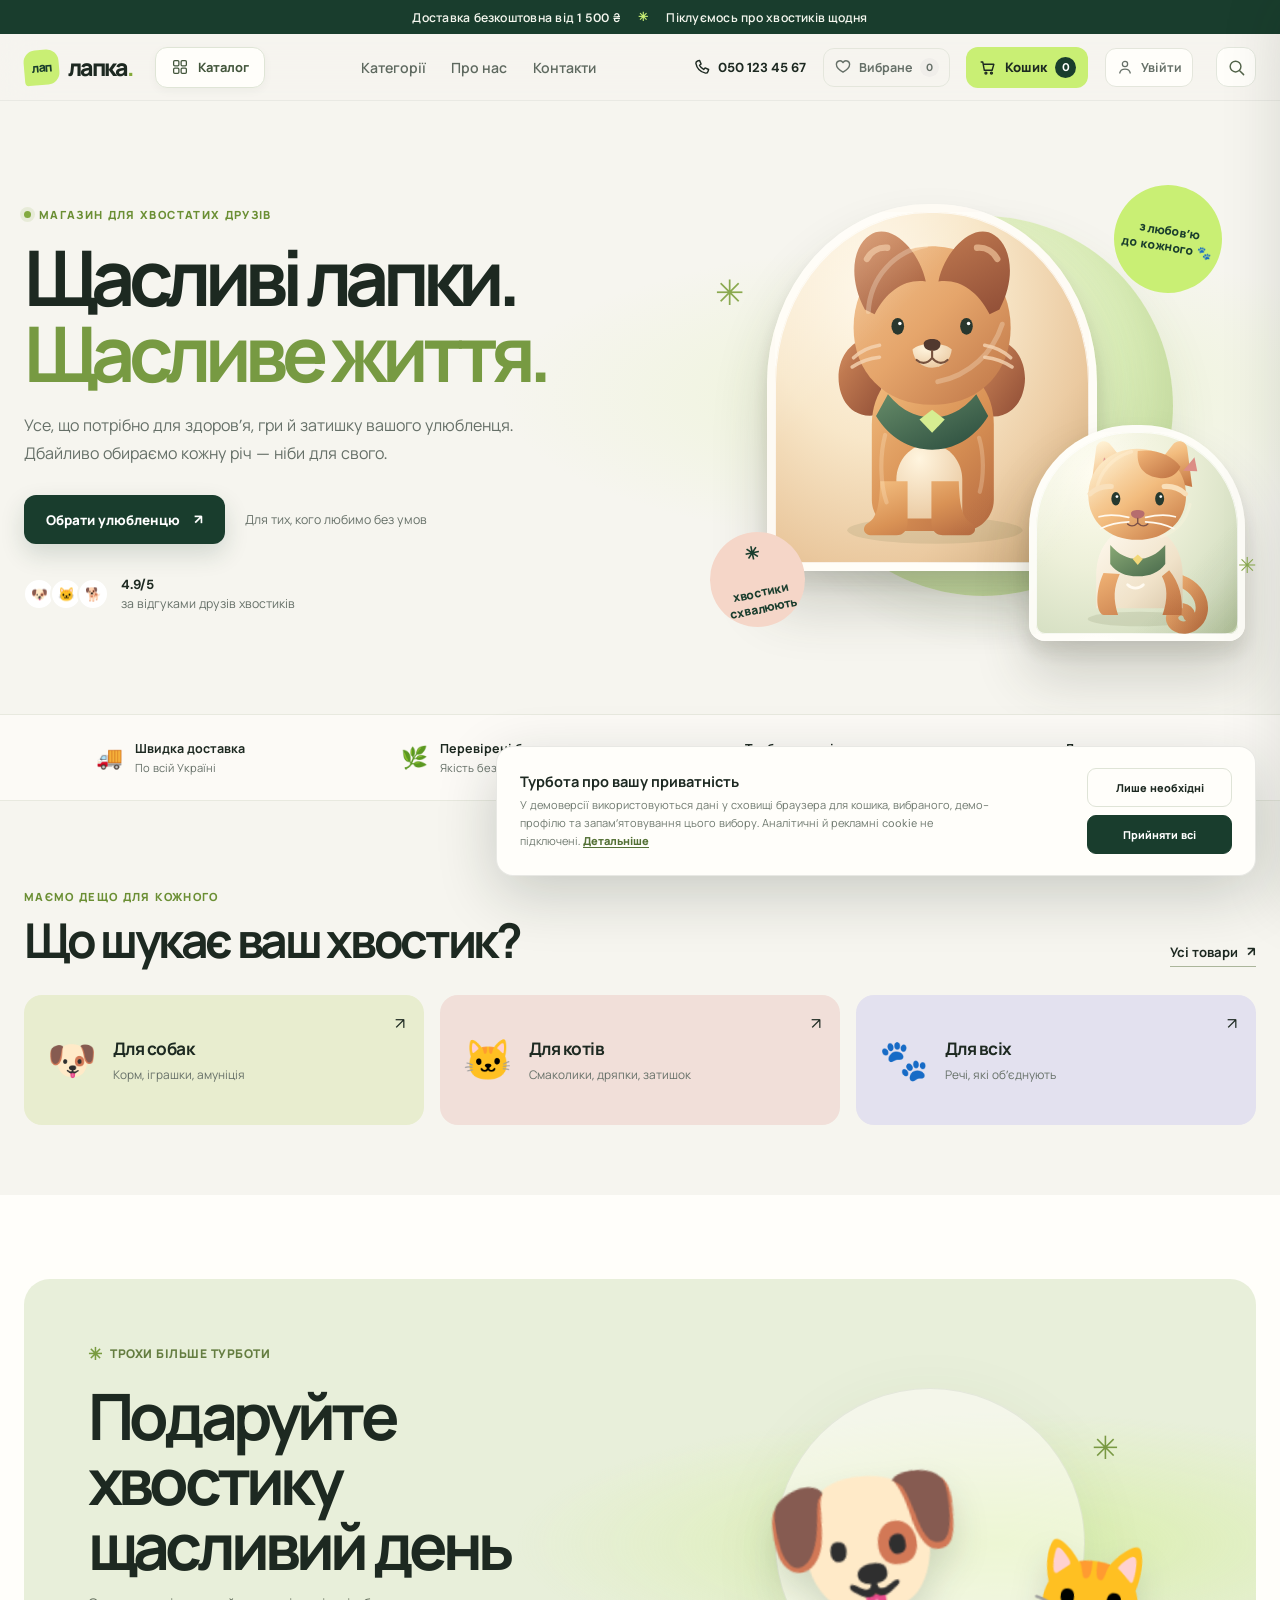
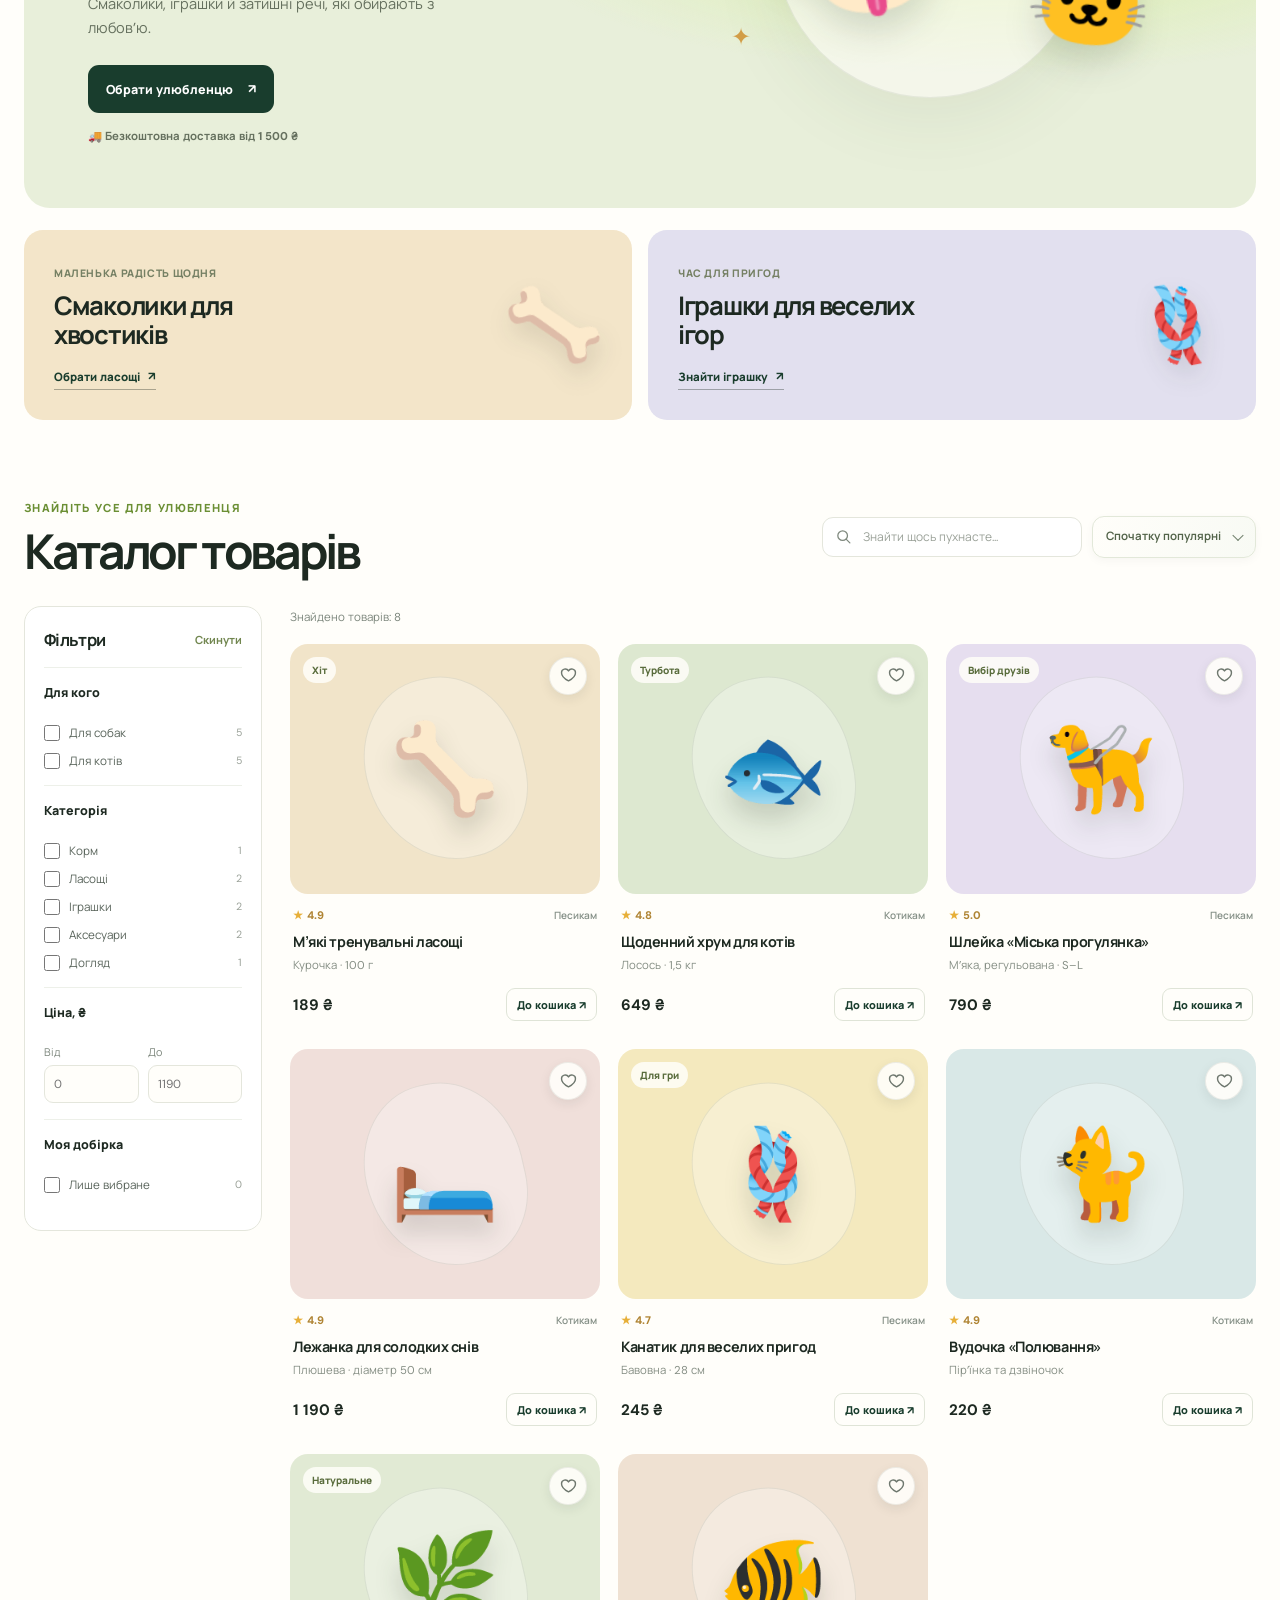
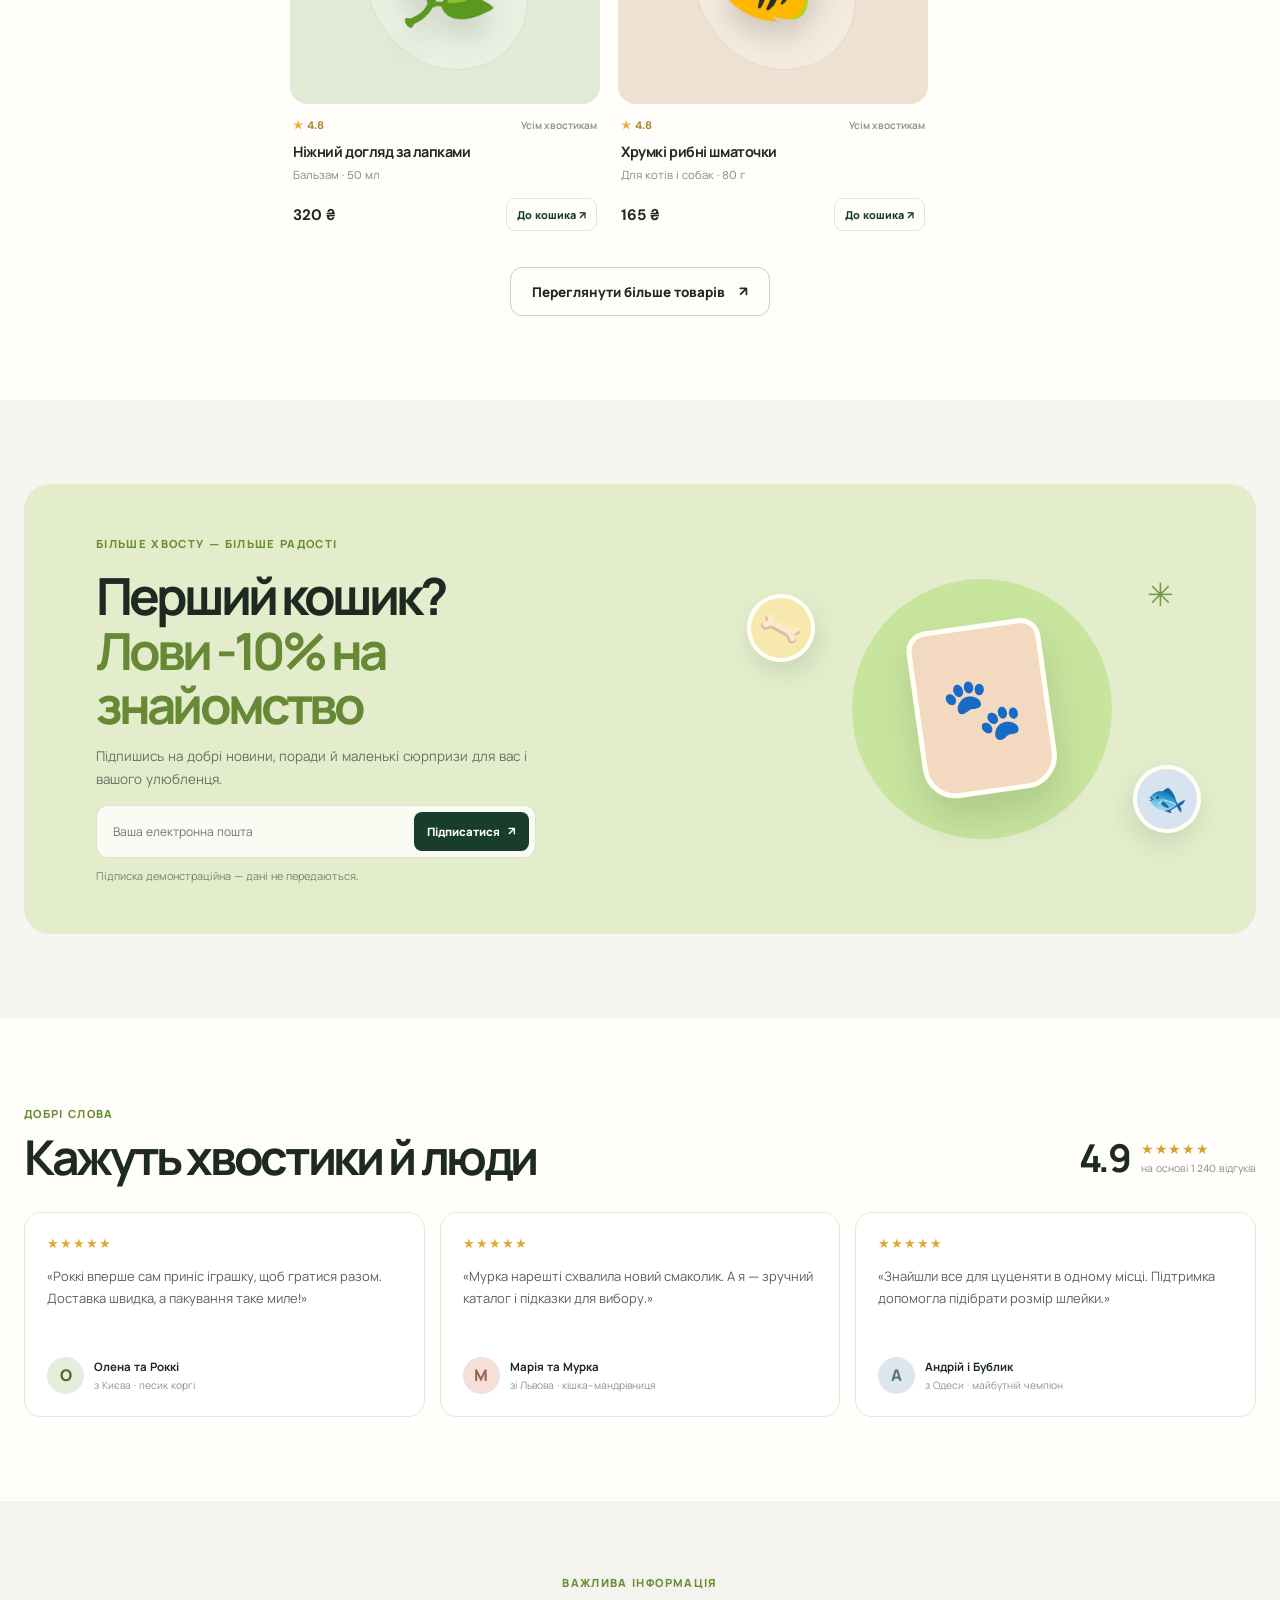
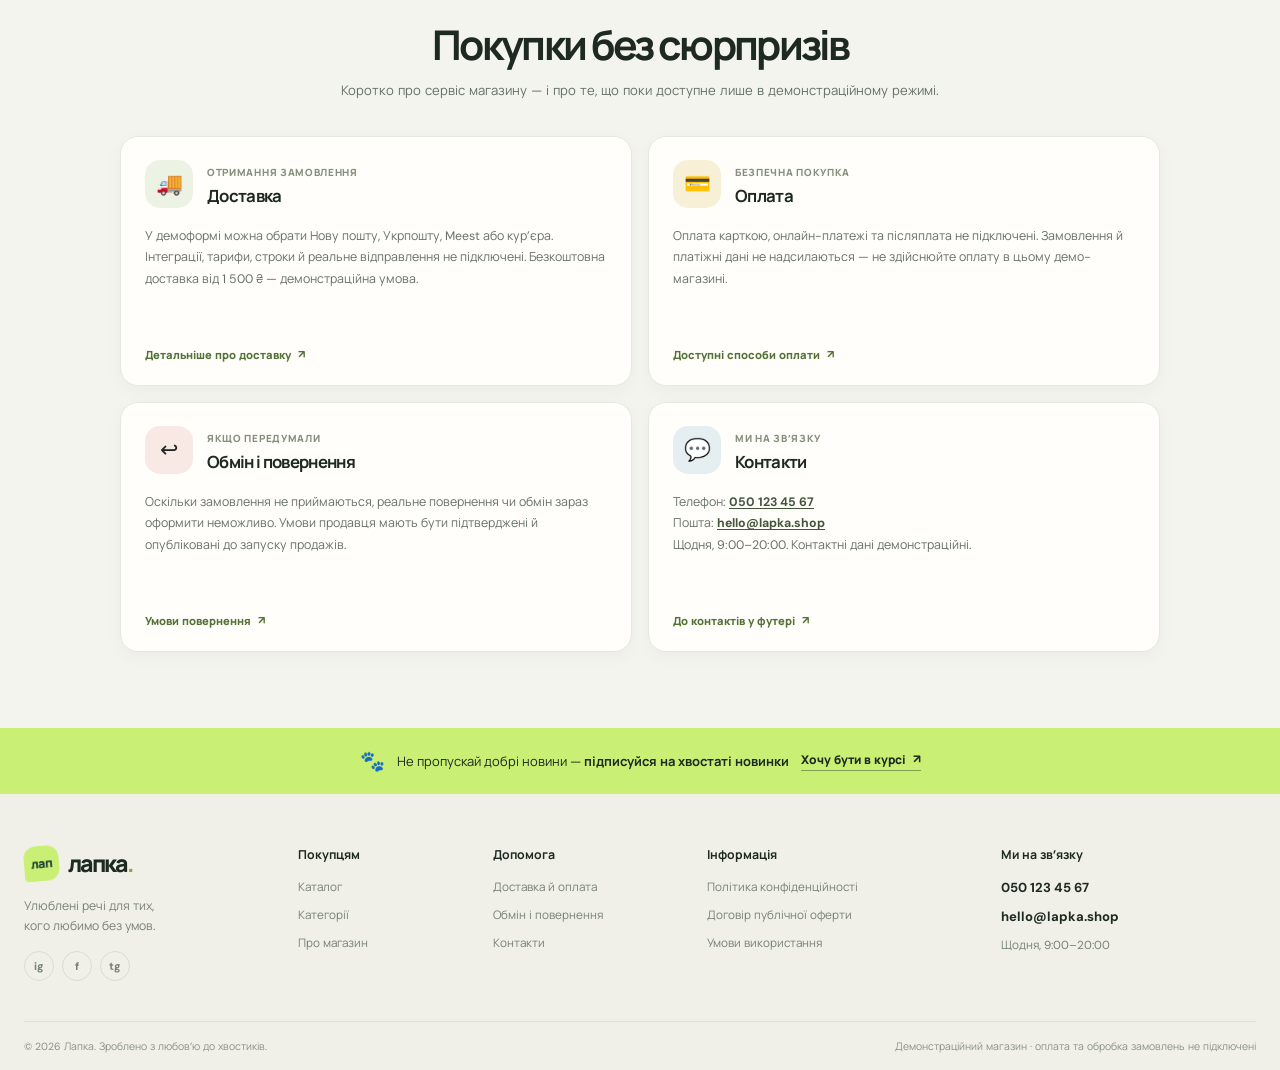
<file: index.html>
<!DOCTYPE html>
<html lang="uk">
  <head>
    <meta charset="UTF-8" />
    <meta name="viewport" content="width=device-width, initial-scale=1.0" />
    <meta name="theme-color" content="#f6f5ef" />
    <title>Лапка — турбота у кожній покупці</title>
    <meta
      name="description"
      content="Інтернет-магазин товарів для собак і котів: корм, ласощі, іграшки та аксесуари."
    />
    <link rel="preconnect" href="https://fonts.googleapis.com" />
    <link rel="preconnect" href="https://fonts.gstatic.com" crossorigin />
    <link
      href="https://fonts.googleapis.com/css2?family=DM+Sans:wght@400;500;600;700;800&family=Manrope:wght@400;500;600;700;800&display=swap"
      rel="stylesheet"
    />
    <link rel="stylesheet" href="styles.css" />
    <script src="product-data.js" defer></script>
    <script src="app.js" defer></script>
    <script src="cookie-consent.js" defer></script>
    <script src="site-navigation.js" defer></script>
    <script src="account.js" defer></script>
  </head>
  <body>
    <div class="announcement">
      <div class="container announcement__inner">
        <span>Доставка безкоштовна від 1 500 ₴</span>
        <span class="announcement__separator" aria-hidden="true">✳</span>
        <span>Піклуємось про хвостиків щодня</span>
      </div>
    </div>

    <header class="site-header">
      <div class="container header__inner">
        <a class="brand" href="#home" aria-label="Лапка — на головну">
          <span class="brand__icon" aria-hidden="true">лап</span>
          <span class="brand__name">лапка<span>.</span></span>
        </a>
        <div class="header-catalog">
          <a class="header-catalog__button" href="catalog.html"><svg viewBox="0 0 24 24" aria-hidden="true"><rect x="3.5" y="3.5" width="7" height="7" rx="1.5"/><rect x="13.5" y="3.5" width="7" height="7" rx="1.5"/><rect x="3.5" y="13.5" width="7" height="7" rx="1.5"/><rect x="13.5" y="13.5" width="7" height="7" rx="1.5"/></svg><span>Каталог</span></a>
          <div class="main-nav__submenu" aria-label="Категорії каталогу">
            <a href="catalog.html?category=food">Корм</a>
            <a href="catalog.html?category=treats">Ласощі</a>
            <a href="catalog.html?category=toys">Іграшки</a>
            <a href="catalog.html?category=accessories">Аксесуари</a>
            <a href="catalog.html?category=care">Догляд</a>
          </div>
        </div>

        <nav class="main-nav" id="main-nav" aria-label="Головна навігація">
          <a class="mobile-catalog-link" href="catalog.html">Каталог</a>
          <a href="#catalog-categories">Категорії</a>
          <a href="#about">Про нас</a>
          <a href="index.html#contacts">Контакти</a>
        </nav>

        <div class="header__actions">
          <a class="header-phone" href="tel:+380501234567" aria-label="Зателефонувати: 050 123 45 67">
            <svg viewBox="0 0 24 24" aria-hidden="true"><path d="M7 3.8 9.5 3l2 4.5-2 1.7a15.4 15.4 0 0 0 5.3 5.3l1.7-2 4.5 2-.8 2.5a3 3 0 0 1-3.1 2.1A15.5 15.5 0 0 1 4.9 6.9 3 3 0 0 1 7 3.8Z"/></svg>
            <span>050 123 45 67</span>
          </a>
          <a class="favorites-button" href="favorites.html" aria-label="Показати вибране">
            <svg viewBox="0 0 24 24" aria-hidden="true"><path d="M20.8 8.7c0 5.2-8.8 10.1-8.8 10.1S3.2 13.9 3.2 8.7A4.7 4.7 0 0 1 12 6.2a4.7 4.7 0 0 1 8.8 2.5Z"/></svg>
            <span>Вибране</span>
            <span class="favorites-count" data-favorites-count>0</span>
          </a>
          <button class="cart-button" type="button" data-open-cart aria-label="Відкрити кошик">
            <svg viewBox="0 0 24 24" aria-hidden="true"><path d="M4 5h2l2 10.5h9.8L20 8H7"/><circle cx="10" cy="19" r="1.2"/><circle cx="17" cy="19" r="1.2"/></svg>
            <span>Кошик</span>
            <span class="cart-count" data-cart-count>0</span>
          </button>
          <button class="mobile-menu-toggle" type="button" aria-label="Відкрити меню" aria-expanded="false" aria-controls="main-nav">
            <span></span><span></span>
          </button>
        </div>
      </div>
    </header>

    <main>
      <section class="hero" id="home">
        <div class="container hero__grid">
          <div class="hero__copy">
            <span class="eyebrow"><span class="eyebrow__dot"></span> Магазин для хвостатих друзів</span>
            <h1>Щасливі лапки.<br /><span>Щасливе життя.</span></h1>
            <p>Усе, що потрібно для здоров’я, гри й затишку вашого улюбленця. Дбайливо обираємо кожну річ — ніби для свого.</p>
            <div class="hero__actions">
              <a href="#catalog-categories" class="button button--dark">Обрати улюбленцю <span aria-hidden="true">↗</span></a>
              <span class="hero__caption">Для тих, кого любимо без умов</span>
            </div>
            <div class="hero__social-proof">
              <div class="avatar-stack" aria-hidden="true"><span>🐶</span><span>🐱</span><span>🐕</span></div>
              <p><strong>4.9/5</strong><span> за відгуками друзів хвостиків</span></p>
            </div>
          </div>

          <div class="hero__art" aria-label="Собака та кіт — наші головні покупці">
            <div class="hero__sun"></div>
            <div class="hero__sticker hero__sticker--top">з любов’ю<br />до кожного 🐾</div>
            <div class="hero__illustration hero__illustration--dog" aria-hidden="true">
              <svg viewBox="0 0 400 500" focusable="false">
                <defs>
                  <linearGradient id="dog-fur" x1="0" y1="0" x2="1" y2="1"><stop stop-color="#f3c38e"/><stop offset=".48" stop-color="#e5a56b"/><stop offset="1" stop-color="#bd7446"/></linearGradient>
                  <linearGradient id="dog-body" x1=".12" y1="0" x2=".88" y2="1"><stop stop-color="#f2bc7e"/><stop offset=".55" stop-color="#d99255"/><stop offset="1" stop-color="#b96e43"/></linearGradient>
                  <linearGradient id="dog-ear" x1="0" y1="0" x2="1" y2="1"><stop stop-color="#d28a5a"/><stop offset="1" stop-color="#8f4d36"/></linearGradient>
                  <linearGradient id="dog-vest" x1="0" y1="0" x2="1" y2="1"><stop stop-color="#668b68"/><stop offset="1" stop-color="#294b3d"/></linearGradient>
                  <radialGradient id="dog-cream" cx=".35" cy=".2" r=".9"><stop stop-color="#fff5df"/><stop offset="1" stop-color="#e9c79e"/></radialGradient>
                </defs>
                <ellipse cx="204" cy="454" rx="125" ry="19" fill="#6d754c" opacity=".14"/>
                <path d="M111 179c-40 7-51 49-41 79 7 22 26 36 49 32l19-83z" fill="url(#dog-ear)"/>
                <path d="M287 180c41 7 52 49 42 79-7 22-26 36-49 32l-19-83z" fill="url(#dog-ear)"/>
                <path d="M114 303c0-54 39-92 87-92s87 38 87 92v107c0 25-20 45-45 45h-84c-25 0-45-20-45-45z" fill="url(#dog-body)"/>
                <path d="M149 382c0-28 21-51 47-51s47 23 47 51v55h-94z" fill="url(#dog-cream)"/>
                <path d="M126 384c-1 35-5 53-18 60-8 5-7 16 4 17h37c10 0 16-8 16-18v-59zm112 0c1 35 5 53 18 60 8 5 7 16-4 17h-37c-10 0-16-8-16-18v-59z" fill="url(#dog-body)"/>
                <path d="M88 165c0-68 49-116 112-116s112 48 112 116c0 62-43 110-112 110S88 227 88 165" fill="url(#dog-fur)"/>
                <path d="M104 139C79 92 88 48 111 33c31-20 71 23 80 66-29-4-55 12-73 47zm192 0c25-47 16-91-7-106-31-20-71 23-80 66 29-4 55 12 73 47" fill="url(#dog-ear)"/>
                <path d="M107 67c6-11 17-17 29-16m157 16c-6-11-17-17-29-16" fill="none" stroke="#efc49b" stroke-width="9" stroke-linecap="round" opacity=".7"/>
                <path d="M109 142c3-51 39-86 82-94m17 194c46-9 79-42 92-82" fill="none" stroke="#fff4dd" stroke-width="7" stroke-linecap="round" opacity=".28"/>
                <path d="M133 318c-8 30-7 70 2 96m132-92c7 23 7 55 1 77" fill="none" stroke="#fff0d4" stroke-width="6" stroke-linecap="round" opacity=".25"/>
                <ellipse cx="151" cy="163" rx="9" ry="12" fill="#29372e"/>
                <ellipse cx="249" cy="163" rx="9" ry="12" fill="#29372e"/>
                <circle cx="154" cy="159" r="2.5" fill="#fff"/>
                <circle cx="252" cy="159" r="2.5" fill="#fff"/>
                <path d="M172 196c10-11 46-11 56 0-2 17-14 26-28 26s-26-9-28-26" fill="url(#dog-cream)"/>
                <path d="M188 188c0-9 24-9 24 0 0 7-6 10-12 10s-12-3-12-10" fill="#51392f"/>
                <path d="M200 198v10m0 0c-8 10-17 8-22 3m22-3c8 10 17 8 22 3" fill="none" stroke="#76513d" stroke-width="3" stroke-linecap="round"/>
                <path d="M137 260c18 22 39 33 63 33s45-11 63-33l17 31c-19 31-48 48-80 48s-61-17-80-48z" fill="url(#dog-vest)"/>
                <path d="m182 296 18 19 18-19-18-14z" fill="#d6ed91"/>
                <path d="M125 190c-17 3-28 9-37 18m37-1c-17 2-29 7-39 14m189-31c17 3 28 9 37 18m-37-1c17 2 29 7 39 14" fill="none" stroke="#f6d5b3" stroke-width="5" stroke-linecap="round" opacity=".8"/>
              </svg>
            </div>
            <div class="hero__illustration hero__illustration--cat" aria-hidden="true">
              <svg viewBox="0 0 300 360" focusable="false">
                <defs>
                  <linearGradient id="cat-fur" x1=".1" y1="0" x2=".9" y2="1"><stop stop-color="#fff0ce"/><stop offset=".52" stop-color="#f2bc7e"/><stop offset="1" stop-color="#c77a46"/></linearGradient>
                  <linearGradient id="cat-body" x1="0" y1="0" x2="1" y2="1"><stop stop-color="#fffaf0"/><stop offset=".65" stop-color="#f0e2c9"/><stop offset="1" stop-color="#d9c7aa"/></linearGradient>
                  <linearGradient id="cat-patch" x1="0" y1="0" x2="1" y2="1"><stop stop-color="#f2b577"/><stop offset="1" stop-color="#bd7041"/></linearGradient>
                  <linearGradient id="cat-vest" x1="0" y1="0" x2="1" y2="1"><stop stop-color="#89a975"/><stop offset="1" stop-color="#496a4c"/></linearGradient>
                </defs>
                <ellipse cx="154" cy="333" rx="92" ry="13" fill="#6d754c" opacity=".14"/>
                <path d="M207 260c61 9 71 62 44 82-21 16-46-1-37-18 8-14 27-9 29 3" fill="none" stroke="url(#cat-patch)" stroke-width="22" stroke-linecap="round"/>
                <path d="M77 256c0-54 32-88 77-88s77 34 77 88v58H77z" fill="url(#cat-body)"/>
                <path d="M90 251c-15 33-14 70 0 75h26c-9-28-8-49 3-73zm117-5c18 22 25 48 22 80h-34c10-28 9-51-1-69z" fill="url(#cat-patch)"/>
                <path d="M68 98 77 28c2-13 18-16 26-5l44 55zm102-20 43-55c8-11 24-8 26 5l9 70z" fill="url(#cat-fur)"/>
                <path d="m86 70 5-25 20 24zm171 0-5-25-20 24z" fill="#dc8d85"/>
                <path d="M63 113c0-48 38-83 87-83s87 35 87 83c0 47-37 79-87 79s-87-32-87-79" fill="url(#cat-fur)"/>
                <path d="M151 34c-3 32 15 45 38 48 19 3 33-8 38-20-14-20-43-33-76-28" fill="url(#cat-patch)"/>
                <path d="M78 103c5-34 31-59 62-68m53 151c28-9 45-31 51-57" fill="none" stroke="#fff4dc" stroke-width="6" stroke-linecap="round" opacity=".3"/>
                <path d="M66 110c11-10 24-14 38-13m94 0c14-1 27 3 38 13" fill="none" stroke="#f9dfb9" stroke-width="9" stroke-linecap="round"/>
                <ellipse cx="112" cy="119" rx="8" ry="12" fill="#26392f"/>
                <ellipse cx="190" cy="119" rx="8" ry="12" fill="#26392f"/>
                <circle cx="114" cy="115" r="2.5" fill="#fff"/>
                <circle cx="192" cy="115" r="2.5" fill="#fff"/>
                <path d="M139 145c0-8 24-8 24 0 0 6-6 9-12 9s-12-3-12-9" fill="#b66d6e"/>
                <path d="M151 154v8m0 0c-7 7-14 6-18 2m18-2c7 7 14 6 18 2" fill="none" stroke="#7b5148" stroke-width="2.5" stroke-linecap="round"/>
                <path d="M135 152c-22-5-39-5-53-1m53 9c-21 1-36 5-50 12m80-20c22-5 39-5 53-1m-53 9c21 1 36 5 50 12" fill="none" stroke="#fff9ee" stroke-width="3" stroke-linecap="round"/>
                <path d="M102 201c15 17 31 25 49 25s34-8 49-25v34c-11 15-27 22-49 22s-38-7-49-22z" fill="url(#cat-vest)"/>
                <path d="m142 226 9 11 9-11-9-8z" fill="#f2d879"/>
                <path d="M133 272c8 8 20 8 28 0" fill="none" stroke="#fffaf0" stroke-width="5" stroke-linecap="round"/>
              </svg>
            </div>
            <div class="hero__sticker hero__sticker--bottom"><span>✳</span> хвостики<br />схвалюють</div>
            <span class="hero__spark hero__spark--one" aria-hidden="true">✳</span>
            <span class="hero__spark hero__spark--two" aria-hidden="true">✳</span>
          </div>
        </div>
      </section>

      <section class="benefits" aria-label="Наші переваги">
        <div class="container benefits__grid">
          <div><span class="benefit-icon">🚚</span><span><strong>Швидка доставка</strong><small>По всій Україні</small></span></div>
          <div><span class="benefit-icon">🌿</span><span><strong>Перевірені бренди</strong><small>Якість без компромісів</small></span></div>
          <div><span class="benefit-icon">💛</span><span><strong>Турботлива підтримка</strong><small>Допоможемо з вибором</small></span></div>
          <div><span class="benefit-icon">↩</span><span><strong>Легке повернення</strong><small>14 днів на роздуми</small></span></div>
        </div>
      </section>

      <section class="section categories-section" id="catalog-categories">
        <div class="container">
          <div class="section-heading">
            <div><span class="eyebrow">Маємо дещо для кожного</span><h2>Що шукає ваш хвостик?</h2></div>
            <a class="text-link" href="catalog.html">Усі товари <span aria-hidden="true">↗</span></a>
          </div>
          <div class="category-grid">
            <button class="category-card category-card--dog" type="button" data-category="dog">
              <span class="category-card__emoji">🐶</span><span><strong>Для собак</strong><small>Корм, іграшки, амуніція</small></span><span class="category-card__arrow">↗</span>
            </button>
            <button class="category-card category-card--cat" type="button" data-category="cat">
              <span class="category-card__emoji">🐱</span><span><strong>Для котів</strong><small>Смаколики, дряпки, затишок</small></span><span class="category-card__arrow">↗</span>
            </button>
            <button class="category-card category-card--all" type="button" data-category="all">
              <span class="category-card__emoji">🐾</span><span><strong>Для всіх</strong><small>Речі, які об’єднують</small></span><span class="category-card__arrow">↗</span>
            </button>
          </div>
        </div>
      </section>

      <section class="section products-section" id="bestsellers">
        <div class="container">
          <div class="catalog-promo">
            <div class="catalog-promo__copy">
              <span class="catalog-promo__label"><span aria-hidden="true">✳</span> Трохи більше турботи</span>
              <h2>Подаруйте хвостику<br />щасливий день</h2>
              <p>Смаколики, іграшки й затишні речі, які обирають з любов’ю.</p>
              <a class="catalog-promo__button" href="#catalog-products">Обрати улюбленцю <span aria-hidden="true">↗</span></a>
              <span class="catalog-promo__shipping">🚚 Безкоштовна доставка від 1 500 ₴</span>
            </div>
            <div class="catalog-promo__art" aria-hidden="true">
              <span class="catalog-promo__sun"></span>
              <span class="catalog-promo__pet catalog-promo__pet--dog">🐶</span>
              <span class="catalog-promo__pet catalog-promo__pet--cat">🐱</span>
              <span class="catalog-promo__spark catalog-promo__spark--one">✳</span>
              <span class="catalog-promo__spark catalog-promo__spark--two">✦</span>
            </div>
          </div>

          <div class="catalog-promo-grid" aria-label="Спеціальні добірки">
            <article class="catalog-promo-tile catalog-promo-tile--treats">
              <div>
                <span class="catalog-promo-tile__eyebrow">Маленька радість щодня</span>
                <h3>Смаколики для хвостиків</h3>
                <button type="button" data-promo-category="treats">Обрати ласощі <span aria-hidden="true">↗</span></button>
              </div>
              <span class="catalog-promo-tile__art" aria-hidden="true">🦴</span>
            </article>
            <article class="catalog-promo-tile catalog-promo-tile--toys">
              <div>
                <span class="catalog-promo-tile__eyebrow">Час для пригод</span>
                <h3>Іграшки для веселих ігор</h3>
                <button type="button" data-promo-category="toys">Знайти іграшку <span aria-hidden="true">↗</span></button>
              </div>
              <span class="catalog-promo-tile__art" aria-hidden="true">🪢</span>
            </article>
          </div>

          <div class="section-heading section-heading--products">
            <div><span class="eyebrow">Знайдіть усе для улюбленця</span><h2>Каталог товарів</h2></div>
            <div class="product-tools">
              <label class="search-box">
                <svg viewBox="0 0 24 24" aria-hidden="true"><circle cx="10.8" cy="10.8" r="6.8"/><path d="m16 16 5 5"/></svg>
                <input type="search" data-search placeholder="Знайти щось пухнасте..." aria-label="Пошук товарів" />
              </label>
              <label class="sort-select">
                <span class="sr-only">Сортувати товари</span>
                <select data-sort>
                  <option value="popular">Спочатку популярні</option>
                  <option value="price-low">Від дешевих</option>
                  <option value="price-high">Від дорожчих</option>
                </select>
              </label>
            </div>
          </div>

          <div class="catalog-layout" id="catalog-products">
            <button class="filters-toggle" type="button" data-filter-toggle aria-expanded="false" aria-controls="catalog-filters">
              <span class="filters-toggle__leading" aria-hidden="true">
                <svg viewBox="0 0 24 24"><path d="M4 6h16M7 12h10m-7 6h4"/><circle cx="8" cy="6" r="1.5"/><circle cx="15" cy="12" r="1.5"/><circle cx="12" cy="18" r="1.5"/></svg>
              </span>
              <span class="filters-toggle__copy"><strong>Показати фільтри</strong><small>Знайдіть потрібні товари швидше</small></span>
              <span class="filters-toggle__icon" aria-hidden="true"><svg viewBox="0 0 24 24"><path d="m6 9 6 6 6-6"/></svg></span>
            </button>
            <aside class="filters-panel" id="catalog-filters" aria-label="Фільтри товарів">
              <div class="filters-panel__heading">
                <h3>Фільтри</h3>
                <button class="filters-reset" type="button" data-reset-filters>Скинути</button>
              </div>
              <fieldset class="filter-group">
                <legend>Для кого</legend>
                <label class="filter-option">
                  <input type="checkbox" value="dog" data-pet-filter />
                  <span>Для собак</span><small data-facet-count="dog"></small>
                </label>
                <label class="filter-option">
                  <input type="checkbox" value="cat" data-pet-filter />
                  <span>Для котів</span><small data-facet-count="cat"></small>
                </label>
              </fieldset>
              <fieldset class="filter-group">
                <legend>Категорія</legend>
                <label class="filter-option">
                  <input type="checkbox" value="food" data-category-filter />
                  <span>Корм</span><small data-facet-count="food"></small>
                </label>
                <label class="filter-option">
                  <input type="checkbox" value="treats" data-category-filter />
                  <span>Ласощі</span><small data-facet-count="treats"></small>
                </label>
                <label class="filter-option">
                  <input type="checkbox" value="toys" data-category-filter />
                  <span>Іграшки</span><small data-facet-count="toys"></small>
                </label>
                <label class="filter-option">
                  <input type="checkbox" value="accessories" data-category-filter />
                  <span>Аксесуари</span><small data-facet-count="accessories"></small>
                </label>
                <label class="filter-option">
                  <input type="checkbox" value="care" data-category-filter />
                  <span>Догляд</span><small data-facet-count="care"></small>
                </label>
              </fieldset>
              <fieldset class="filter-group filter-group--price">
                <legend>Ціна, ₴</legend>
                <div class="price-range">
                  <label><span>Від</span><input type="number" min="0" step="10" inputmode="numeric" placeholder="0" data-price-min aria-label="Мінімальна ціна" /></label>
                  <label><span>До</span><input type="number" min="0" step="10" inputmode="numeric" placeholder="1190" data-price-max aria-label="Максимальна ціна" /></label>
                </div>
              </fieldset>
              <fieldset class="filter-group">
                <legend>Моя добірка</legend>
                <label class="filter-option">
                  <input type="checkbox" data-favorites-only />
                  <span>Лише вибране</span><small data-favorites-filter-count>0</small>
                </label>
              </fieldset>
            </aside>

            <div class="catalog-results">
              <div class="catalog-results__meta"><span data-results-count aria-live="polite"></span></div>
              <div class="product-grid" data-product-grid aria-live="polite"></div>
              <p class="empty-state" data-empty-state hidden></p>
            </div>
          </div>
          <div class="home-catalog-more">
            <a class="button button--outline" href="catalog.html">Переглянути більше товарів <span aria-hidden="true">↗</span></a>
          </div>
        </div>
      </section>

      <section class="promo-section" id="about">
        <div class="container promo-card">
          <div class="promo-card__content">
            <span class="eyebrow">Більше хвосту — більше радості</span>
            <h2>Перший кошик?<br /><span>Лови -10% на знайомство</span></h2>
            <p>Підпишись на добрі новини, поради й маленькі сюрпризи для вас і вашого улюбленця.</p>
            <form class="subscribe-form" data-subscribe-form>
              <label class="sr-only" for="subscribe-email">Ваша електронна пошта</label>
              <input id="subscribe-email" type="email" placeholder="Ваша електронна пошта" required />
              <button type="submit" aria-label="Підписатися">Підписатися <span aria-hidden="true">↗</span></button>
            </form>
            <p class="subscribe-message" data-subscribe-message aria-live="polite">Підписка демонстраційна — дані не передаються.</p>
          </div>
          <div class="promo-card__illustration" aria-hidden="true">
            <div class="promo-card__circle"></div>
            <span class="promo-card__bag">🐾</span>
            <span class="promo-card__treat promo-card__treat--one">🦴</span>
            <span class="promo-card__treat promo-card__treat--two">🐟</span>
            <span class="promo-card__star">✳</span>
          </div>
        </div>
      </section>

      <section class="section reviews-section">
        <div class="container">
          <div class="section-heading"><div><span class="eyebrow">Добрі слова</span><h2>Кажуть хвостики й люди</h2></div><div class="review-rating"><strong>4.9</strong><span>★★★★★<small>на основі 1 240 відгуків</small></span></div></div>
          <div class="review-grid">
            <blockquote class="review-card"><div class="review-stars">★★★★★</div><p>«Роккі вперше сам приніс іграшку, щоб гратися разом. Доставка швидка, а пакування таке миле!»</p><footer><span class="review-avatar">О</span><span><strong>Олена та Роккі</strong><small>з Києва · песик коргі</small></span></footer></blockquote>
            <blockquote class="review-card"><div class="review-stars">★★★★★</div><p>«Мурка нарешті схвалила новий смаколик. А я — зручний каталог і підказки для вибору.»</p><footer><span class="review-avatar review-avatar--pink">М</span><span><strong>Марія та Мурка</strong><small>зі Львова · кішка-мандрівниця</small></span></footer></blockquote>
            <blockquote class="review-card"><div class="review-stars">★★★★★</div><p>«Знайшли все для цуценяти в одному місці. Підтримка допомогла підібрати розмір шлейки.»</p><footer><span class="review-avatar review-avatar--blue">А</span><span><strong>Андрій і Бублик</strong><small>з Одеси · майбутній чемпіон</small></span></footer></blockquote>
          </div>
        </div>
      </section>

      <section class="section service-info">
        <div class="container">
          <div class="service-info__heading">
            <span class="eyebrow">Важлива інформація</span>
            <h2>Покупки без сюрпризів</h2>
            <p>Коротко про сервіс магазину — і про те, що поки доступне лише в демонстраційному режимі.</p>
          </div>
          <div class="service-info__grid">
            <article class="service-info__card" id="delivery">
              <div class="service-info__card-heading"><span class="service-info__icon" aria-hidden="true">🚚</span><div><span class="service-info__eyebrow">Отримання замовлення</span><h3>Доставка</h3></div></div>
              <p>У демоформі можна обрати Нову пошту, Укрпошту, Meest або кур’єра. Інтеграції, тарифи, строки й реальне відправлення не підключені. Безкоштовна доставка від 1 500 ₴ — демонстраційна умова.</p>
              <a href="delivery.html">Детальніше про доставку <span aria-hidden="true">↗</span></a>
            </article>
            <article class="service-info__card">
              <div class="service-info__card-heading"><span class="service-info__icon service-info__icon--yellow" aria-hidden="true">💳</span><div><span class="service-info__eyebrow">Безпечна покупка</span><h3>Оплата</h3></div></div>
              <p>Оплата карткою, онлайн-платежі та післяплата не підключені. Замовлення й платіжні дані не надсилаються — не здійснюйте оплату в цьому демо-магазині.</p>
              <a href="delivery.html#payment">Доступні способи оплати <span aria-hidden="true">↗</span></a>
            </article>
            <article class="service-info__card" id="returns">
              <div class="service-info__card-heading"><span class="service-info__icon service-info__icon--pink" aria-hidden="true">↩</span><div><span class="service-info__eyebrow">Якщо передумали</span><h3>Обмін і повернення</h3></div></div>
              <p>Оскільки замовлення не приймаються, реальне повернення чи обмін зараз оформити неможливо. Умови продавця мають бути підтверджені й опубліковані до запуску продажів.</p>
              <a href="delivery.html#returns">Умови повернення <span aria-hidden="true">↗</span></a>
            </article>
            <article class="service-info__card">
              <div class="service-info__card-heading"><span class="service-info__icon service-info__icon--blue" aria-hidden="true">💬</span><div><span class="service-info__eyebrow">Ми на зв’язку</span><h3>Контакти</h3></div></div>
              <p>Телефон: <a class="service-info__contact" href="tel:+380501234567">050 123 45 67</a><br />Пошта: <a class="service-info__contact" href="mailto:hello@lapka.shop">hello@lapka.shop</a><br />Щодня, 9:00–20:00. Контактні дані демонстраційні.</p>
              <a href="#contacts">До контактів у футері <span aria-hidden="true">↗</span></a>
            </article>
          </div>
        </div>
      </section>

      <section class="newsletter-strip">
        <div class="container newsletter-strip__inner"><span>🐾</span><p>Не пропускай добрі новини — <strong>підписуйся на хвостаті новинки</strong></p><a href="#subscribe-email">Хочу бути в курсі <span aria-hidden="true">↗</span></a></div>
      </section>
    </main>

    <footer class="site-footer">
      <div class="container footer-main">
        <div class="footer-brand">
          <a class="brand" href="#home"><span class="brand__icon" aria-hidden="true">лап</span><span class="brand__name">лапка<span>.</span></span></a>
          <p>Улюблені речі для тих,<br />кого любимо без умов.</p>
          <div class="footer-socials" aria-label="Соціальні мережі"><span aria-label="Instagram — посилання буде додано" title="Instagram — посилання буде додано">ig</span><span aria-label="Facebook — посилання буде додано" title="Facebook — посилання буде додано">f</span><span aria-label="Telegram — посилання буде додано" title="Telegram — посилання буде додано">tg</span></div>
        </div>
        <div class="footer-column"><strong>Покупцям</strong><a href="catalog.html">Каталог</a><a href="#catalog-categories">Категорії</a><a href="#about">Про магазин</a></div>
        <div class="footer-column"><strong>Допомога</strong><a href="delivery.html">Доставка й оплата</a><a href="#returns">Обмін і повернення</a><a href="#contacts">Контакти</a></div>
        <div class="footer-column"><strong>Інформація</strong><a href="privacy.html">Політика конфіденційності</a><a href="offer.html">Договір публічної оферти</a><a href="terms.html">Умови використання</a></div>
        <div class="footer-column footer-column--contact" id="contacts"><strong>Ми на зв’язку</strong><a href="tel:+380501234567">050 123 45 67</a><a href="mailto:hello@lapka.shop">hello@lapka.shop</a><span>Щодня, 9:00–20:00</span></div>
      </div>
      <div class="container footer-bottom"><span>© <span data-current-year></span> Лапка. Зроблено з любов’ю до хвостиків.</span><span>Демонстраційний магазин · оплата та обробка замовлень не підключені</span></div>
    </footer>

    <div class="cart-backdrop" data-cart-backdrop></div>
    <aside class="cart-drawer" data-cart-drawer aria-labelledby="cart-title" aria-hidden="true">
      <div class="cart-drawer__header"><div><span class="eyebrow">Ваші знахідки</span><h2 id="cart-title">Кошик <span data-cart-title-count>(0)</span></h2></div><button class="icon-button" type="button" data-close-cart aria-label="Закрити кошик">×</button></div>
      <div class="cart-items" data-cart-items></div>
      <div class="cart-empty" data-cart-empty><span>🐾</span><h3>Тут поки тихенько</h3><p>Додайте щось смачненьке або цікаве для свого друга.</p><button class="button button--dark" type="button" data-continue-shopping>До покупок</button></div>
      <div class="cart-drawer__footer" data-cart-footer hidden>
        <div class="cart-subtotal"><span>Разом</span><strong data-cart-total>0 ₴</strong></div>
        <p>Демо-умова: безкоштовна доставка від 1 500 ₴</p>
        <a class="button button--dark button--full" href="checkout.html" data-checkout>Оформити замовлення <span aria-hidden="true">↗</span></a>
        <small>Демо-оформлення: замовлення не надсилається й оплата не проводиться.</small>
      </div>
    </aside>

    <aside class="cookie-banner" data-cookie-banner aria-label="Налаштування cookie" hidden>
      <div class="cookie-banner__copy">
        <strong>Турбота про вашу приватність</strong>
        <p>У демоверсії використовуються дані у сховищі браузера для кошика, вибраного, демо-профілю та запам’ятовування цього вибору. Аналітичні й рекламні cookie не підключені. <a href="privacy.html#cookies">Детальніше</a></p>
      </div>
      <div class="cookie-banner__actions">
        <button type="button" class="cookie-banner__necessary" data-cookie-choice="necessary">Лише необхідні</button>
        <button type="button" class="cookie-banner__accept" data-cookie-choice="all">Прийняти всі</button>
      </div>
    </aside>
    <div class="toast" data-toast role="status" aria-live="polite"></div>
  </body>
</html>
</file>
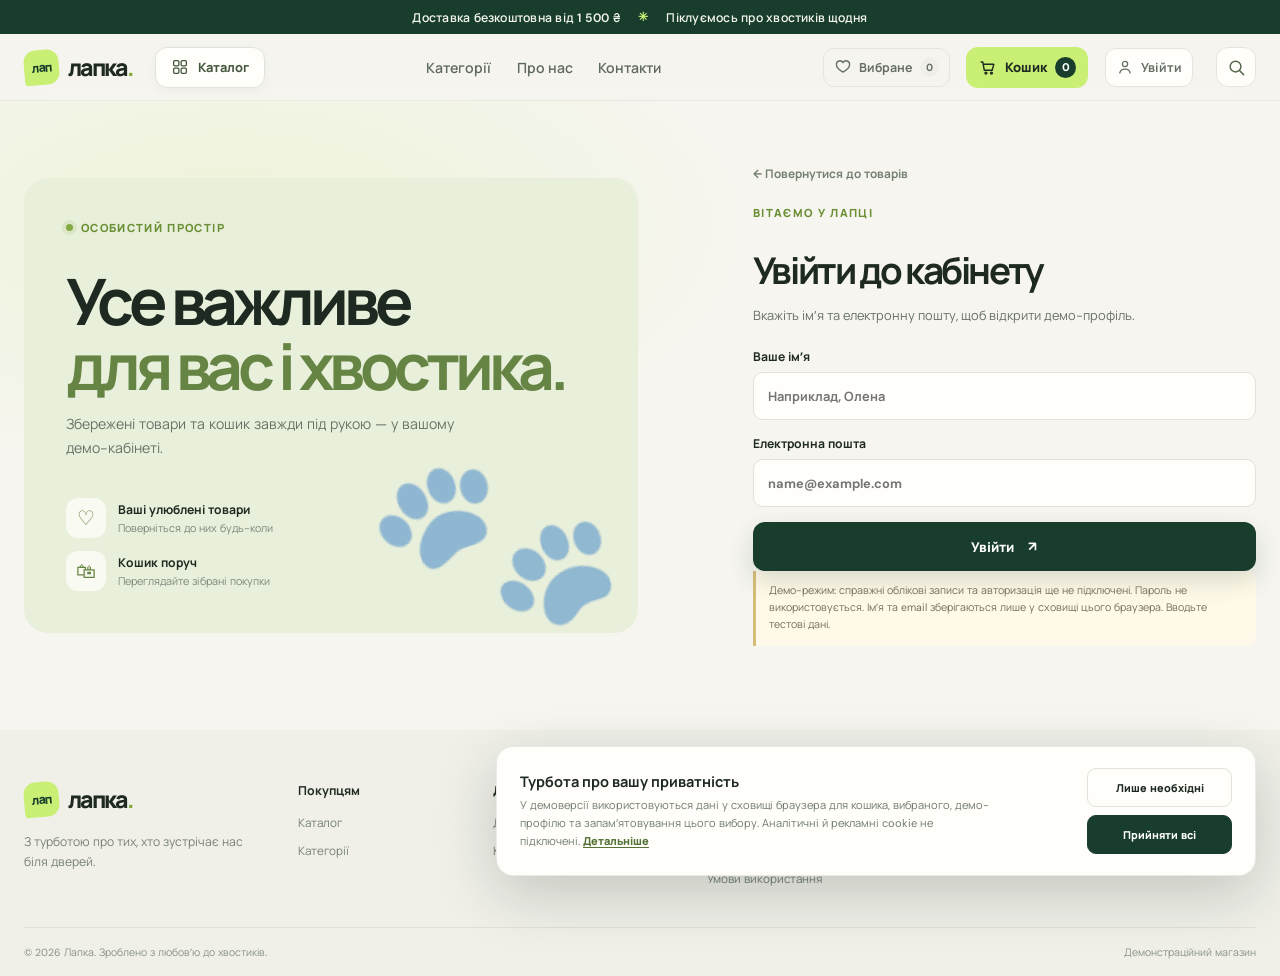
<file: account.html>
<!DOCTYPE html>
<html lang="uk">
  <head>
    <meta charset="UTF-8" />
    <meta name="viewport" content="width=device-width, initial-scale=1.0" />
    <meta name="theme-color" content="#f6f5ef" />
    <title>Особистий кабінет — Лапка</title>
    <meta name="description" content="Увійдіть у демонстраційний особистий кабінет магазину Лапка." />
    <link rel="preconnect" href="https://fonts.googleapis.com" />
    <link rel="preconnect" href="https://fonts.gstatic.com" crossorigin />
    <link href="https://fonts.googleapis.com/css2?family=DM+Sans:wght@400;500;600;700;800&family=Manrope:wght@400;500;600;700;800&display=swap" rel="stylesheet" />
    <link rel="stylesheet" href="styles.css" />
    <script src="cookie-consent.js" defer></script>
    <script src="site-navigation.js" defer></script>
    <script src="account.js" defer></script>
    <script src="account-page.js" defer></script>
  </head>
  <body>
    <div class="announcement">
      <div class="container announcement__inner">
        <span>Доставка безкоштовна від 1 500 ₴</span>
        <span class="announcement__separator" aria-hidden="true">✳</span>
        <span>Піклуємось про хвостиків щодня</span>
      </div>
    </div>

    <header class="site-header">
      <div class="container header__inner">
        <a class="brand" href="index.html#home" aria-label="Лапка — на головну">
          <span class="brand__icon" aria-hidden="true">лап</span>
          <span class="brand__name">лапка<span>.</span></span>
        </a>
        <div class="header-catalog">
          <a class="header-catalog__button" href="catalog.html"><svg viewBox="0 0 24 24" aria-hidden="true"><rect x="3.5" y="3.5" width="7" height="7" rx="1.5"/><rect x="13.5" y="3.5" width="7" height="7" rx="1.5"/><rect x="3.5" y="13.5" width="7" height="7" rx="1.5"/><rect x="13.5" y="13.5" width="7" height="7" rx="1.5"/></svg><span>Каталог</span></a>
          <div class="main-nav__submenu" aria-label="Категорії каталогу">
            <a href="catalog.html?category=food">Корм</a>
            <a href="catalog.html?category=treats">Ласощі</a>
            <a href="catalog.html?category=toys">Іграшки</a>
            <a href="catalog.html?category=accessories">Аксесуари</a>
            <a href="catalog.html?category=care">Догляд</a>
          </div>
        </div>
        <nav class="main-nav" id="main-nav" aria-label="Головна навігація">
          <a href="index.html#catalog-categories">Категорії</a>
          <a href="index.html#about">Про нас</a>
          <a href="index.html#contacts">Контакти</a>
        </nav>
        <div class="header__actions">
          <a class="favorites-button" href="favorites.html" aria-label="Показати вибране">
            <svg viewBox="0 0 24 24" aria-hidden="true"><path d="M20.8 8.7c0 5.2-8.8 10.1-8.8 10.1S3.2 13.9 3.2 8.7A4.7 4.7 0 0 1 12 6.2a4.7 4.7 0 0 1 8.8 2.5Z"/></svg>
            <span>Вибране</span><span class="favorites-count" data-account-favorites-header>0</span>
          </a>
          <a class="cart-button" href="catalog.html?openCart=1" aria-label="Відкрити кошик">
            <svg viewBox="0 0 24 24" aria-hidden="true"><path d="M4 5h2l2 10.5h9.8L20 8H7"/><circle cx="10" cy="19" r="1.2"/><circle cx="17" cy="19" r="1.2"/></svg>
            <span>Кошик</span><span class="cart-count" data-account-cart-header>0</span>
          </a>
          <button class="mobile-menu-toggle" type="button" aria-label="Відкрити меню" aria-expanded="false" aria-controls="main-nav">
            <span></span><span></span>
          </button>
        </div>
      </div>
    </header>

    <main class="account-page">
      <div class="container account-page__layout">
        <section class="account-page__intro">
          <span class="eyebrow"><span class="eyebrow__dot"></span> Особистий простір</span>
          <h1>Усе важливе<br /><span>для вас і хвостика.</span></h1>
          <p>Збережені товари та кошик завжди під рукою — у вашому демо-кабінеті.</p>
          <div class="account-page__benefit"><span aria-hidden="true">♡</span><span><strong>Ваші улюблені товари</strong><small>Поверніться до них будь-коли</small></span></div>
          <div class="account-page__benefit"><span aria-hidden="true">🛍</span><span><strong>Кошик поруч</strong><small>Переглядайте зібрані покупки</small></span></div>
          <span class="account-page__paw" aria-hidden="true">🐾</span>
        </section>

        <section class="account-page__card" aria-labelledby="account-page-title">
          <a class="account-page__back" href="catalog.html">← Повернутися до товарів</a>
          <p class="account-status" data-account-status role="status" aria-live="polite" hidden></p>

          <section data-account-login aria-labelledby="account-page-title">
            <span class="eyebrow">Вітаємо у Лапці</span>
            <h2 id="account-page-title">Увійти до кабінету</h2>
            <p class="account-page__card-intro">Вкажіть ім’я та електронну пошту, щоб відкрити демо-профіль.</p>
            <form class="account-form" data-account-form>
              <label>Ваше ім’я
                <input name="name" autocomplete="name" maxlength="80" required placeholder="Наприклад, Олена" />
              </label>
              <label>Електронна пошта
                <input name="email" type="email" autocomplete="email" maxlength="254" required placeholder="name@example.com" />
              </label>
              <button class="button button--dark button--full" type="submit">Увійти <span aria-hidden="true">↗</span></button>
            </form>
            <p class="account-demo-note">Демо-режим: справжні облікові записи та авторизація ще не підключені. Пароль не використовується. Ім’я та email зберігаються лише у сховищі цього браузера. Вводьте тестові дані.</p>
          </section>
        </section>
      </div>
    </main>

    <footer class="site-footer">
      <div class="container footer-main">
        <div class="footer-brand"><a class="brand" href="index.html#home"><span class="brand__icon" aria-hidden="true">лап</span><span class="brand__name">лапка<span>.</span></span></a><p>З турботою про тих, хто зустрічає нас біля дверей.</p></div>
        <div class="footer-column"><strong>Покупцям</strong><a href="catalog.html">Каталог</a><a href="index.html#catalog-categories">Категорії</a></div>
        <div class="footer-column"><strong>Допомога</strong><a href="delivery.html">Доставка й оплата</a><a href="index.html#contacts">Контакти</a></div>
        <div class="footer-column"><strong>Інформація</strong><a href="privacy.html">Політика конфіденційності</a><a href="offer.html">Договір публічної оферти</a><a href="terms.html">Умови використання</a></div>
        <div class="footer-column footer-column--contact"><strong>Ми на зв’язку</strong><a href="tel:+380501234567">050 123 45 67</a><a href="mailto:hello@lapka.shop">hello@lapka.shop</a></div>
      </div>
      <div class="container footer-bottom"><span>© <span data-current-year></span> Лапка. Зроблено з любов’ю до хвостиків.</span><span>Демонстраційний магазин</span></div>
    </footer>

    <aside class="cookie-banner" data-cookie-banner aria-label="Налаштування cookie" hidden>
      <div class="cookie-banner__copy"><strong>Турбота про вашу приватність</strong><p>У демоверсії використовуються дані у сховищі браузера для кошика, вибраного, демо-профілю та запам’ятовування цього вибору. Аналітичні й рекламні cookie не підключені. <a href="privacy.html#cookies">Детальніше</a></p></div>
      <div class="cookie-banner__actions"><button type="button" class="cookie-banner__necessary" data-cookie-choice="necessary">Лише необхідні</button><button type="button" class="cookie-banner__accept" data-cookie-choice="all">Прийняти всі</button></div>
    </aside>
  </body>
</html>
</file>
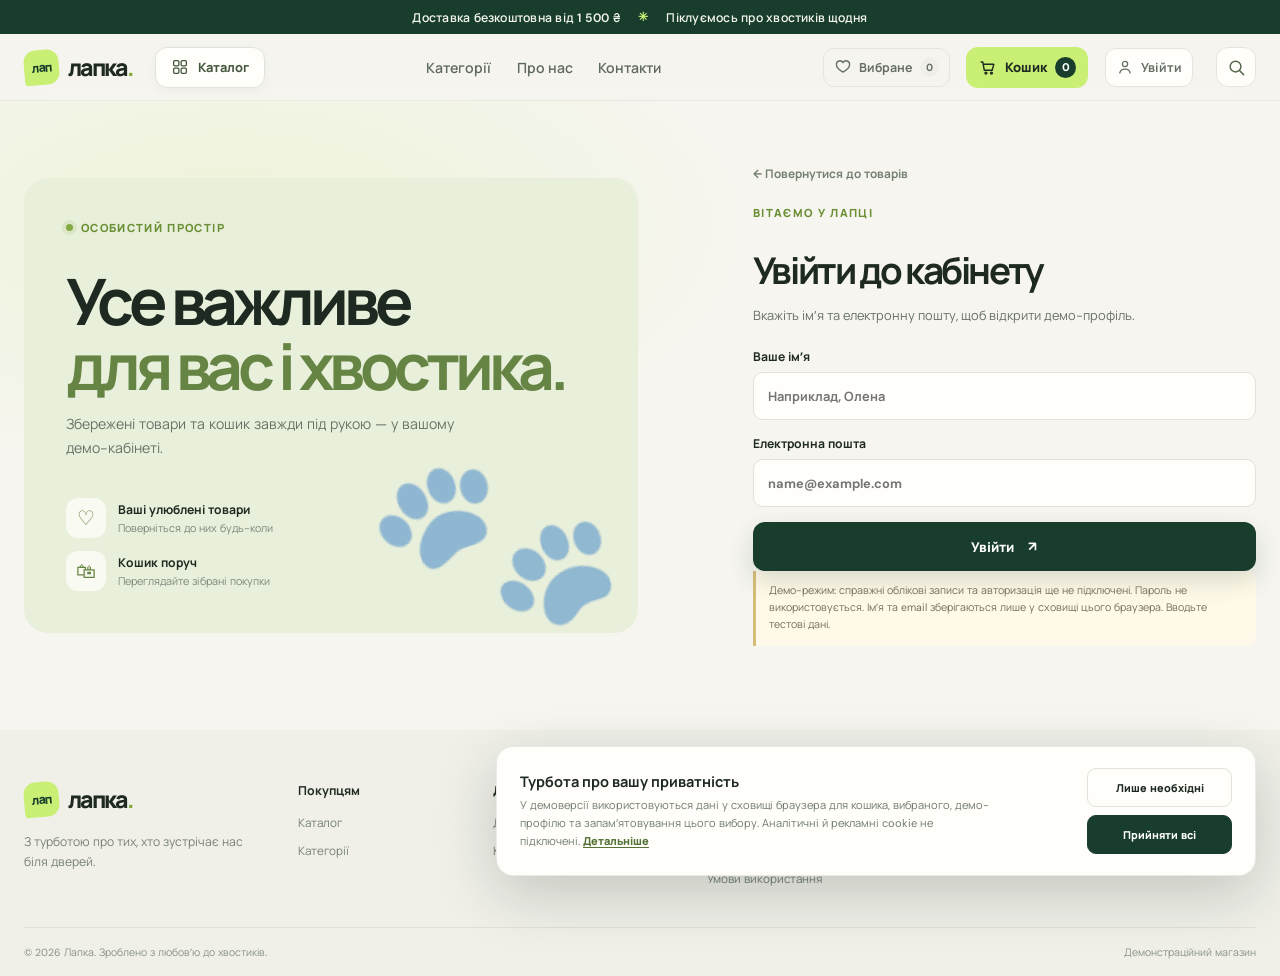
<file: cabinet.html>
<!DOCTYPE html>
<html lang="uk">
  <head>
    <meta charset="UTF-8" />
    <meta name="viewport" content="width=device-width, initial-scale=1.0" />
    <meta name="theme-color" content="#f6f5ef" />
    <title>Особистий кабінет — Лапка</title>
    <meta name="description" content="Профіль, лояльність, замовлення, адреси та вибране в особистому кабінеті Лапки." />
    <link rel="preconnect" href="https://fonts.googleapis.com" />
    <link rel="preconnect" href="https://fonts.gstatic.com" crossorigin />
    <link href="https://fonts.googleapis.com/css2?family=DM+Sans:wght@400;500;600;700;800&family=Manrope:wght@400;500;600;700;800&display=swap" rel="stylesheet" />
    <link rel="stylesheet" href="styles.css" />
    <script src="product-data.js" defer></script>
    <script src="site-navigation.js" defer></script>
    <script src="cookie-consent.js" defer></script>
    <script src="account.js" defer></script>
    <script src="cabinet.js" defer></script>
  </head>
  <body data-require-account="true">
    <div class="announcement">
      <div class="container announcement__inner">
        <span>Доставка безкоштовна від 1 500 ₴</span>
        <span class="announcement__separator" aria-hidden="true">✳</span>
        <span>Піклуємось про хвостиків щодня</span>
      </div>
    </div>

    <header class="site-header">
      <div class="container header__inner">
        <a class="brand" href="index.html#home" aria-label="Лапка — на головну">
          <span class="brand__icon" aria-hidden="true">лап</span>
          <span class="brand__name">лапка<span>.</span></span>
        </a>
        <div class="header-catalog">
          <a class="header-catalog__button" href="catalog.html"><svg viewBox="0 0 24 24" aria-hidden="true"><rect x="3.5" y="3.5" width="7" height="7" rx="1.5"/><rect x="13.5" y="3.5" width="7" height="7" rx="1.5"/><rect x="3.5" y="13.5" width="7" height="7" rx="1.5"/><rect x="13.5" y="13.5" width="7" height="7" rx="1.5"/></svg><span>Каталог</span></a>
          <div class="main-nav__submenu" aria-label="Категорії каталогу">
            <a href="catalog.html?category=food">Корм</a>
            <a href="catalog.html?category=treats">Ласощі</a>
            <a href="catalog.html?category=toys">Іграшки</a>
            <a href="catalog.html?category=accessories">Аксесуари</a>
            <a href="catalog.html?category=care">Догляд</a>
          </div>
        </div>
        <nav class="main-nav" id="main-nav" aria-label="Головна навігація">
          <a href="index.html#catalog-categories">Категорії</a>
          <a href="index.html#about">Про нас</a>
          <a href="index.html#contacts">Контакти</a>
        </nav>
        <div class="header__actions">
          <a class="favorites-button" href="favorites.html" aria-label="Показати вибране">
            <svg viewBox="0 0 24 24" aria-hidden="true"><path d="M20.8 8.7c0 5.2-8.8 10.1-8.8 10.1S3.2 13.9 3.2 8.7A4.7 4.7 0 0 1 12 6.2a4.7 4.7 0 0 1 8.8 2.5Z"/></svg>
            <span>Вибране</span><span class="favorites-count" data-cabinet-favorites-header>0</span>
          </a>
          <a class="cart-button" href="catalog.html?openCart=1" aria-label="Відкрити кошик">
            <svg viewBox="0 0 24 24" aria-hidden="true"><path d="M4 5h2l2 10.5h9.8L20 8H7"/><circle cx="10" cy="19" r="1.2"/><circle cx="17" cy="19" r="1.2"/></svg>
            <span>Кошик</span><span class="cart-count" data-cabinet-cart-header>0</span>
          </a>
          <button class="mobile-menu-toggle" type="button" aria-label="Відкрити меню" aria-expanded="false" aria-controls="main-nav">
            <span></span><span></span>
          </button>
        </div>
      </div>
    </header>

    <main class="cabinet-page">
      <div class="container">
        <div class="cabinet-page__heading">
          <div>
            <a class="catalog-breadcrumbs__back" href="catalog.html">← Повернутися до магазину</a>
            <h1>Особистий кабінет</h1>
          </div>
          <p>Ваші дані та улюблені речі в одному місці</p>
        </div>

        <div class="cabinet-layout">
          <aside class="cabinet-sidebar" aria-label="Навігація кабінету">
            <div class="cabinet-sidebar__user">
              <span class="cabinet-sidebar__avatar" data-cabinet-avatar aria-hidden="true">Л</span>
              <span><strong data-cabinet-user-name></strong><small>Демо-профіль</small></span>
            </div>
            <nav class="cabinet-menu" aria-label="Розділи кабінету">
              <button type="button" data-cabinet-tab="profile" aria-current="page"><span aria-hidden="true">◉</span> Профіль</button>
              <button type="button" data-cabinet-tab="loyalty"><span aria-hidden="true">✦</span> Система лояльності</button>
              <button type="button" data-cabinet-tab="orders"><span aria-hidden="true">▤</span> Мої замовлення</button>
              <button type="button" data-cabinet-tab="returns"><span aria-hidden="true">↩</span> Повернення</button>
              <button type="button" data-cabinet-tab="addresses"><span aria-hidden="true">⌖</span> Мої адреси</button>
              <button type="button" data-cabinet-tab="favorites"><span aria-hidden="true">♡</span> Обране <span class="cabinet-menu__count" data-cabinet-favorites-count>0</span></button>
              <button type="button" data-cabinet-tab="settings"><span aria-hidden="true">⚙</span> Налаштування</button>
            </nav>
            <button class="cabinet-sidebar__logout" type="button" data-cabinet-logout>↪ <span>Вийти з кабінету</span></button>
            <p class="cabinet-status" data-cabinet-status role="status" aria-live="polite" hidden></p>
          </aside>

          <div class="cabinet-content">
            <section class="cabinet-panel" data-cabinet-panel="profile" aria-labelledby="cabinet-profile-title">
              <div class="cabinet-panel__heading">
                <div class="cabinet-panel__topline">
                  <span class="eyebrow">Мій профіль</span>
                  <button class="cabinet-edit-button" type="button" data-cabinet-go="settings">
                    <svg viewBox="0 0 24 24" aria-hidden="true"><path d="m15 5 4 4M4 20l4.2-.8L19 8.4a2.1 2.1 0 0 0-3-3L5.2 16.2 4 20Z"/></svg>
                    <span>Редагувати</span>
                  </button>
                </div>
                <h2 id="cabinet-profile-title">Вітаємо, <span data-cabinet-greeting></span>!</h2>
                <p>Тут зібрана інформація вашого демонстраційного профілю.</p>
              </div>
              <div class="cabinet-info-card">
                <div class="cabinet-info-card__heading"><h3>Особисті дані</h3><span class="cabinet-demo-pill">ДЕМО</span></div>
                <dl class="cabinet-profile-details">
                  <div><dt>Ім’я</dt><dd data-cabinet-name></dd></div>
                  <div><dt>Електронна пошта</dt><dd data-cabinet-email></dd></div>
                </dl>
                <p class="cabinet-muted">Керуйте контактними даними в розділі «Налаштування».</p>
              </div>
              <div class="cabinet-info-card cabinet-delivery-card">
                <div class="cabinet-info-card__heading">
                  <div><span class="eyebrow">Доставка</span><h3>Ваші вподобання</h3></div>
                  <span class="cabinet-delivery-card__icon" aria-hidden="true">
                    <svg viewBox="0 0 24 24" focusable="false"><path d="M3 6.5h11v11H3zM14 10h4l3 3.5v4h-7z"/><circle cx="7.5" cy="18.5" r="1.5"/><circle cx="17.5" cy="18.5" r="1.5"/></svg>
                  </span>
                </div>
                <div class="cabinet-delivery-card__favorite">
                  <span>Найчастіше обираєте</span>
                  <strong data-cabinet-frequent-delivery>Ще немає даних</strong>
                  <small data-cabinet-frequent-delivery-count>Після демо-оформлення тут з’явиться статистика</small>
                </div>
                <form class="cabinet-default-delivery" data-default-delivery-form>
                  <label for="default-delivery-service">Служба доставки за замовчуванням</label>
                  <div class="cabinet-default-delivery__controls">
                    <div class="cabinet-delivery-select">
                      <select id="default-delivery-service" name="deliveryService" required>
                        <option value="Нова пошта">Нова пошта</option>
                        <option value="Укрпошта">Укрпошта</option>
                        <option value="Meest">Meest</option>
                        <option value="Кур’єрська доставка">Кур’єрська доставка</option>
                      </select>
                    </div>
                    <button class="button button--dark" type="submit">Зберегти</button>
                  </div>
                  <p class="cabinet-delivery-status" data-delivery-status role="status" aria-live="polite" hidden></p>
                </form>
                <p class="cabinet-muted">У демоверсії зберігається лише вибір служби та зведений лічильник виборів у цьому браузері. Дані замовлень не зберігаються.</p>
              </div>
              <div class="cabinet-quick-links">
                <a href="catalog.html?openCart=1"><span aria-hidden="true">🛍</span><strong data-cabinet-cart-count>0</strong><small>товарів у кошику</small></a>
                <button type="button" data-cabinet-go="favorites"><span aria-hidden="true">♡</span><strong data-cabinet-favorites-summary>0</strong><small>товарів у вибраному</small></button>
              </div>
            </section>

            <section class="cabinet-panel" data-cabinet-panel="loyalty" aria-labelledby="cabinet-loyalty-title" hidden>
              <div class="cabinet-panel__heading"><span class="eyebrow">Більше приємного</span><h2 id="cabinet-loyalty-title">Система лояльності</h2><p>Демо-огляд майбутніх бонусів магазину.</p></div>
              <div class="loyalty-card">
                <span class="loyalty-card__spark" aria-hidden="true">✳</span>
                <span class="loyalty-card__eyebrow">ВАШ ДЕМО-БАЛАНС</span>
                <strong>0 <small>балів</small></strong>
                <p>Нарахування та списання бонусів ще не підключені.</p>
              </div>
              <div class="cabinet-info-card"><h3>Як працюватиме програма</h3><p class="cabinet-muted">Після запуску магазину тут можна буде переглядати бонусний баланс, історію нарахувань і правила програми. Зараз це лише макет — бонуси не мають грошової вартості.</p></div>
            </section>

            <section class="cabinet-panel" data-cabinet-panel="orders" aria-labelledby="cabinet-orders-title" hidden>
              <div class="cabinet-panel__heading"><span class="eyebrow">Історія покупок</span><h2 id="cabinet-orders-title">Мої замовлення</h2><p>Переглядайте статус та історію ваших покупок.</p></div>
              <div class="cabinet-empty"><span aria-hidden="true">📦</span><h3>Замовлень поки немає</h3><p>У демоверсії оформлення замовлення не зберігається. Ваші майбутні покупки з’являться тут після підключення магазину.</p><a class="button button--dark" href="catalog.html">До каталогу <span aria-hidden="true">↗</span></a></div>
            </section>

            <section class="cabinet-panel" data-cabinet-panel="returns" aria-labelledby="cabinet-returns-title" hidden>
              <div class="cabinet-panel__heading"><span class="eyebrow">Покупки без турбот</span><h2 id="cabinet-returns-title">Повернення та обмін</h2><p>Інформація про запити на повернення ваших покупок.</p></div>
              <div class="cabinet-empty cabinet-returns-empty">
                <span aria-hidden="true">↩</span>
                <h3>Поки немає запитів</h3>
                <p>У демоверсії замовлення та звернення щодо повернення не зберігаються. Після підключення магазину тут відображатиметься історія ваших запитів.</p>
                <div class="cabinet-returns-empty__actions">
                  <a class="button button--outline" href="index.html#returns">Умови обміну й повернення</a>
                  <a class="button button--dark" href="mailto:hello@lapka.shop">Написати нам</a>
                </div>
              </div>
            </section>

            <section class="cabinet-panel" data-cabinet-panel="addresses" aria-labelledby="cabinet-addresses-title" hidden>
              <div class="cabinet-panel__heading"><span class="eyebrow">Швидше оформлення</span><h2 id="cabinet-addresses-title">Мої адреси</h2><p>Збережені адреси доставки будуть доступні в цьому розділі.</p></div>
              <div class="cabinet-empty"><span aria-hidden="true">⌖</span><h3>Адрес ще не додано</h3><p>Збереження адрес та інтеграція зі службами доставки поки не підключені.</p><a class="button button--outline" href="delivery.html">Умови доставки</a></div>
            </section>

            <section class="cabinet-panel" data-cabinet-panel="favorites" aria-labelledby="cabinet-favorites-title" hidden>
              <div class="cabinet-panel__heading"><span class="eyebrow">Збережені знахідки</span><h2 id="cabinet-favorites-title">Обране</h2><p>Товари, які ви зберегли для себе.</p></div>
              <div class="cabinet-favorites-list" data-cabinet-favorites-list></div>
              <div class="cabinet-empty" data-cabinet-favorites-empty hidden><span aria-hidden="true">♡</span><h3>Поки нічого не збережено</h3><p>Натисніть на сердечко в картці товару, щоб додати його сюди.</p><a class="button button--dark" href="catalog.html">Знайти товари <span aria-hidden="true">↗</span></a></div>
            </section>

            <section class="cabinet-panel" data-cabinet-panel="settings" aria-labelledby="cabinet-settings-title" hidden>
              <div class="cabinet-panel__heading"><span class="eyebrow">Приватність і доступ</span><h2 id="cabinet-settings-title">Налаштування</h2><p>Оновіть контактні дані демо-профілю.</p></div>
              <div class="cabinet-info-card cabinet-settings-card">
                <h3>Особисті дані</h3>
                <form class="cabinet-settings-form" data-cabinet-settings-form>
                  <label>Ім’я
                    <input type="text" name="name" autocomplete="name" maxlength="80" required />
                  </label>
                  <label>Електронна пошта
                    <input type="email" name="email" autocomplete="email" maxlength="254" required />
                  </label>
                  <p class="cabinet-settings-status" data-settings-status role="status" aria-live="polite" hidden></p>
                  <button class="button button--dark" type="submit">Зберегти зміни <span aria-hidden="true">↗</span></button>
                </form>
              </div>
              <div class="cabinet-info-card cabinet-password-card">
                <div><h3>Пароль і безпека</h3><p class="cabinet-muted">Демо-вхід не використовує пароль, а профіль зберігається лише в цьому браузері. Зміна пароля стане доступною після підключення сервера та захищеної авторизації.</p></div>
                <button class="button button--outline" type="button" disabled>Зміна пароля недоступна</button>
              </div>
              <p class="cabinet-settings-privacy">Не вводьте справжні приватні дані: зараз зміни зберігаються у localStorage браузера й не захищені обліковим записом.</p>
            </section>
          </div>
        </div>
        <p class="cabinet-demo-notice">Демонстраційний кабінет: дані зберігаються лише у цьому браузері. Реальні замовлення, адреси, бонуси та захищена авторизація не підключені.</p>
      </div>
    </main>

    <footer class="site-footer">
      <div class="container footer-main">
        <div class="footer-brand"><a class="brand" href="index.html#home"><span class="brand__icon" aria-hidden="true">лап</span><span class="brand__name">лапка<span>.</span></span></a><p>З турботою про тих, хто зустрічає нас біля дверей.</p></div>
        <div class="footer-column"><strong>Покупцям</strong><a href="catalog.html">Каталог</a><a href="index.html#catalog-categories">Категорії</a></div>
        <div class="footer-column"><strong>Допомога</strong><a href="delivery.html">Доставка й оплата</a><a href="index.html#contacts">Контакти</a></div>
        <div class="footer-column"><strong>Інформація</strong><a href="privacy.html">Політика конфіденційності</a><a href="offer.html">Договір публічної оферти</a><a href="terms.html">Умови використання</a></div>
        <div class="footer-column footer-column--contact"><strong>Ми на зв’язку</strong><a href="tel:+380501234567">050 123 45 67</a><a href="mailto:hello@lapka.shop">hello@lapka.shop</a></div>
      </div>
      <div class="container footer-bottom"><span>© <span data-current-year></span> Лапка. Зроблено з любов’ю до хвостиків.</span><span>Демонстраційний магазин</span></div>
    </footer>
    <aside class="cookie-banner" data-cookie-banner aria-label="Налаштування cookie" hidden>
      <div class="cookie-banner__copy"><strong>Турбота про вашу приватність</strong><p>У демоверсії використовуються дані у сховищі браузера для кошика, вибраного, демо-профілю та запам’ятовування цього вибору. Аналітичні й рекламні cookie не підключені. <a href="privacy.html#cookies">Детальніше</a></p></div>
      <div class="cookie-banner__actions"><button type="button" class="cookie-banner__necessary" data-cookie-choice="necessary">Лише необхідні</button><button type="button" class="cookie-banner__accept" data-cookie-choice="all">Прийняти всі</button></div>
    </aside>
  </body>
</html>
</file>
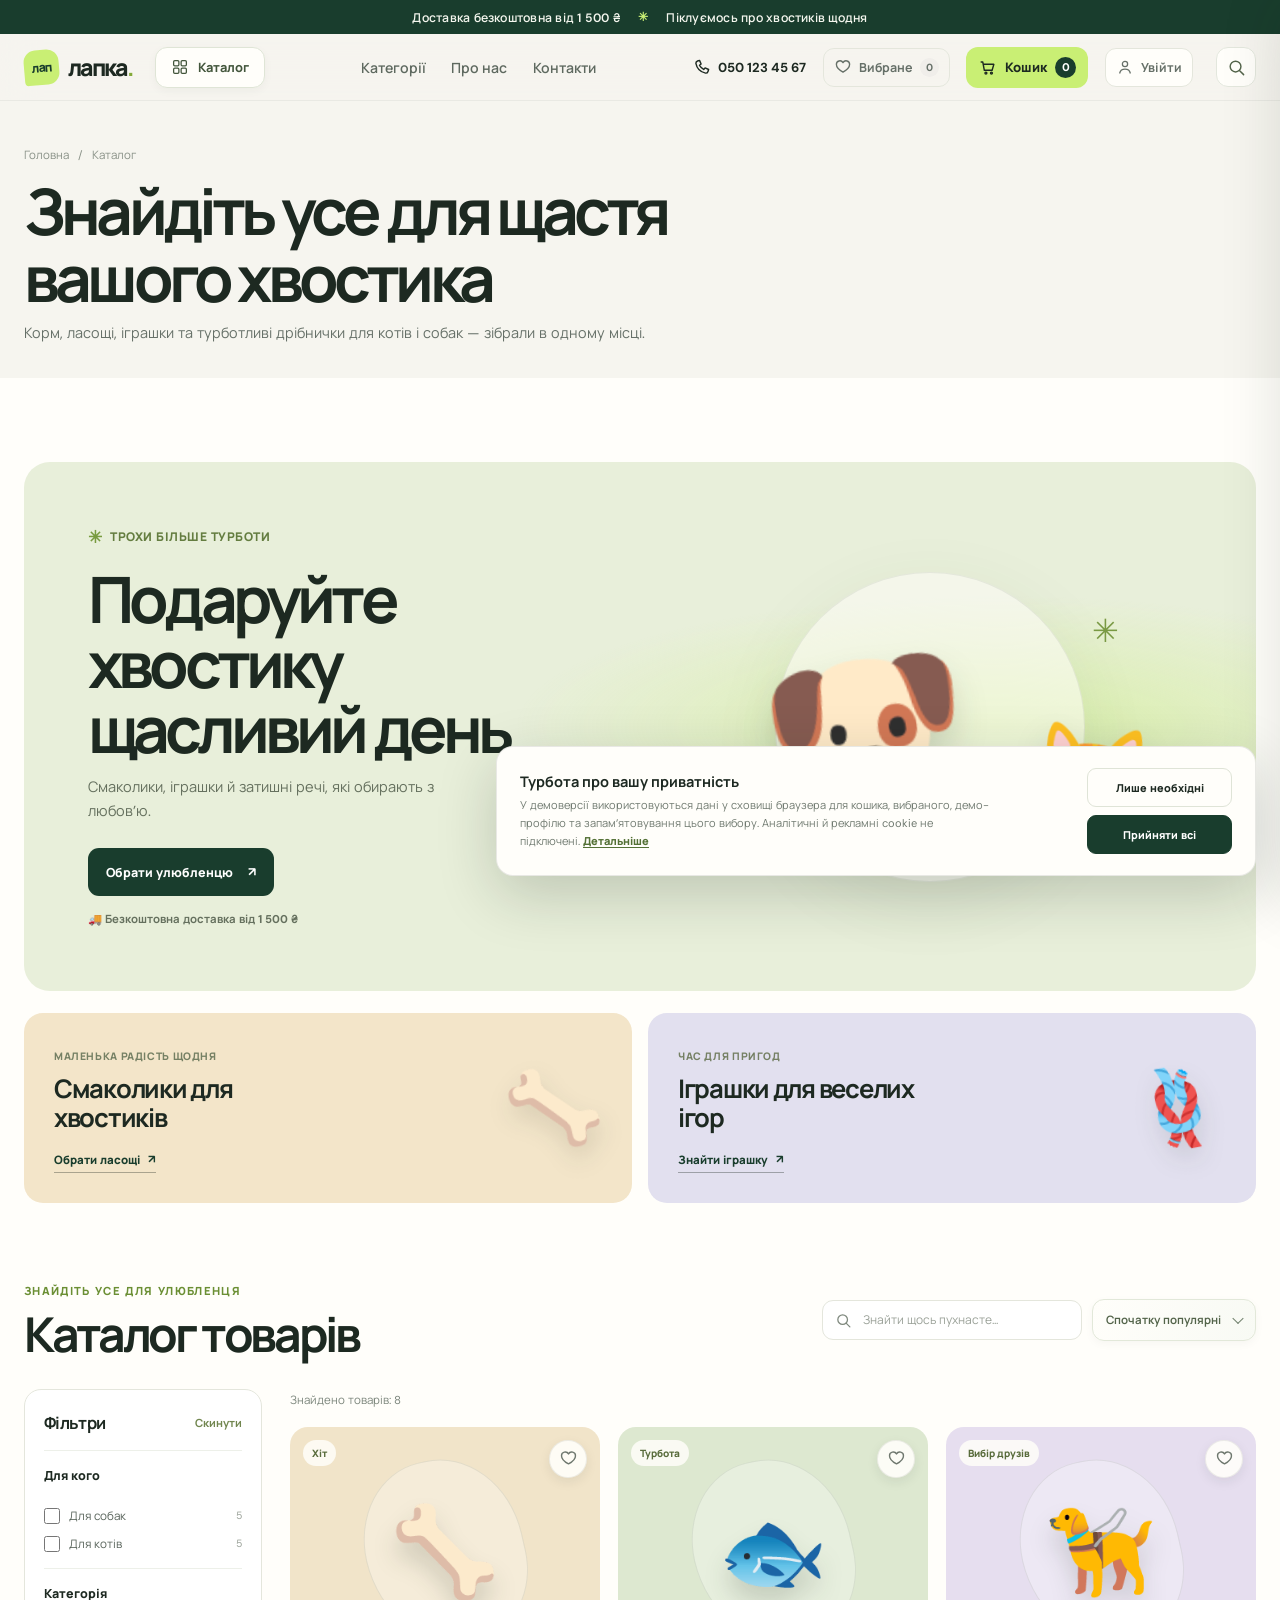
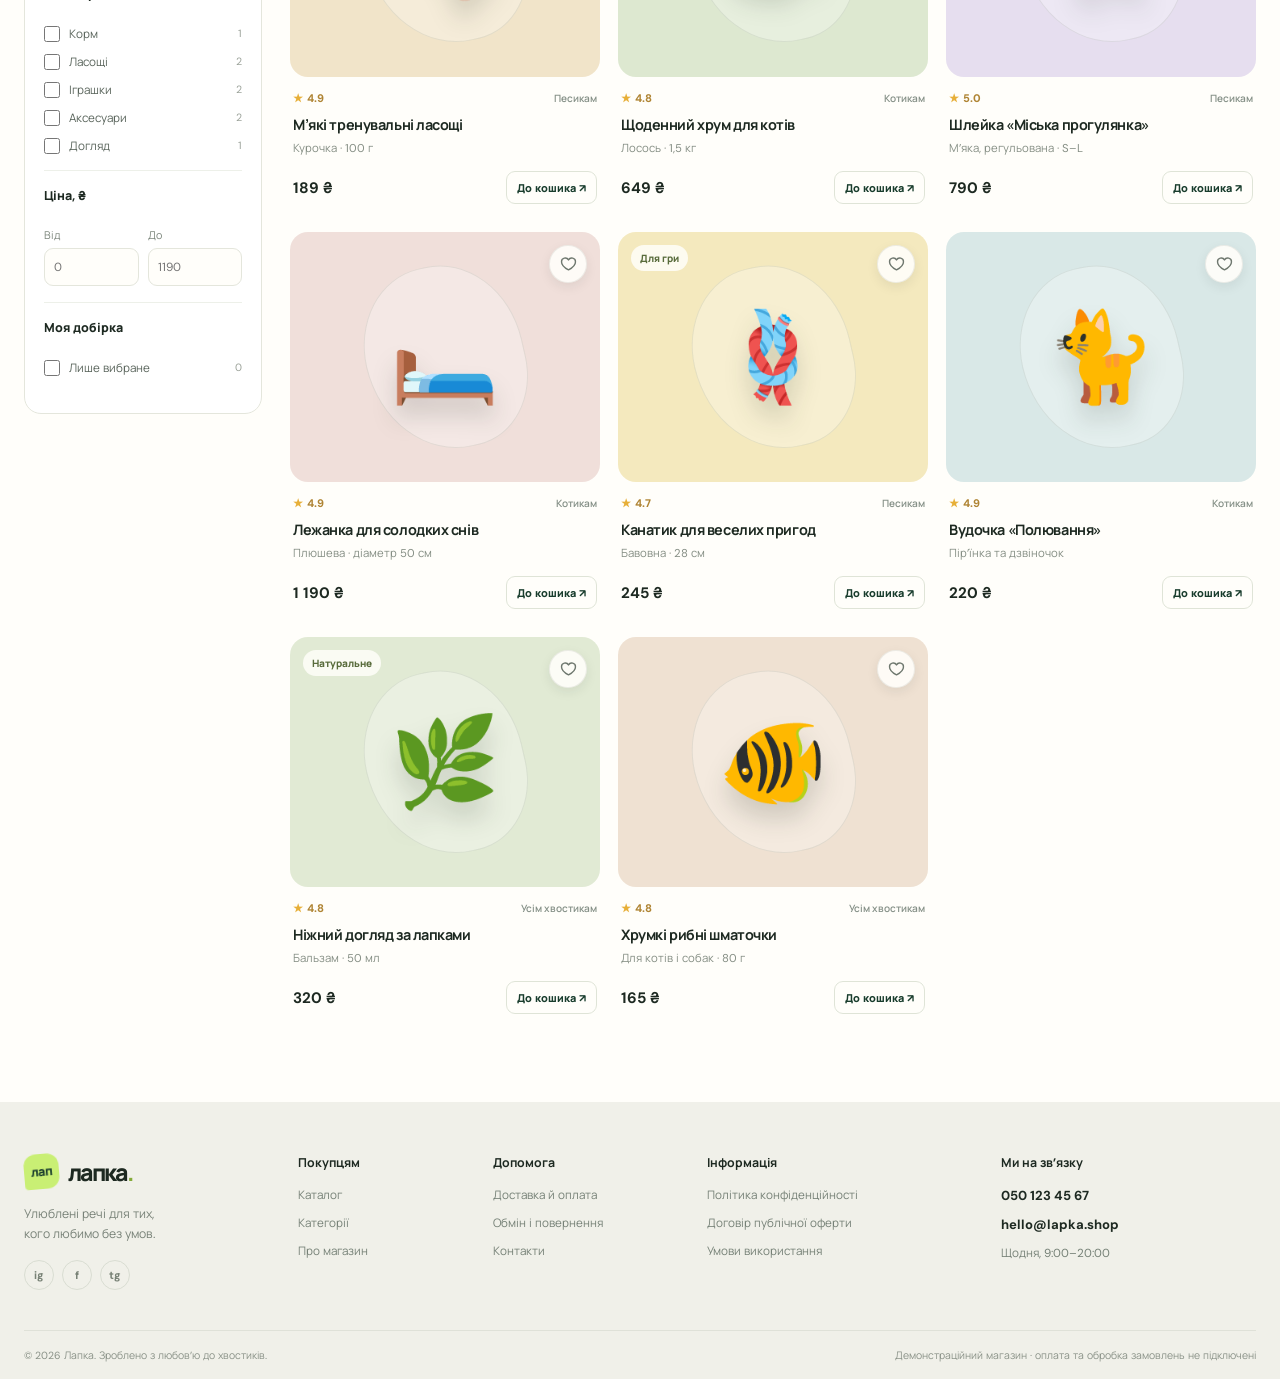
<file: catalog.html>
<!DOCTYPE html>
<html lang="uk">
  <head>
    <meta charset="UTF-8" />
    <meta name="viewport" content="width=device-width, initial-scale=1.0" />
    <meta name="theme-color" content="#f6f5ef" />
    <title>Каталог товарів для тварин — Лапка</title>
    <meta name="description" content="Обирайте корм, ласощі, іграшки та аксесуари для собак і котів у магазині Лапка." />
    <link rel="preconnect" href="https://fonts.googleapis.com" />
    <link rel="preconnect" href="https://fonts.gstatic.com" crossorigin />
    <link href="https://fonts.googleapis.com/css2?family=DM+Sans:wght@400;500;600;700;800&family=Manrope:wght@400;500;600;700;800&display=swap" rel="stylesheet" />
    <link rel="stylesheet" href="styles.css" />
    <script src="product-data.js" defer></script>
    <script src="app.js" defer></script>
    <script src="cookie-consent.js" defer></script>
    <script src="site-navigation.js" defer></script>
    <script src="account.js" defer></script>
  </head>
  <body>
    <div class="announcement">
      <div class="container announcement__inner">
        <span>Доставка безкоштовна від 1 500 ₴</span>
        <span class="announcement__separator" aria-hidden="true">✳</span>
        <span>Піклуємось про хвостиків щодня</span>
      </div>
    </div>

    <header class="site-header">
      <div class="container header__inner">
        <a class="brand" href="index.html#home" aria-label="Лапка — на головну">
          <span class="brand__icon" aria-hidden="true">лап</span>
          <span class="brand__name">лапка<span>.</span></span>
        </a>
        <div class="header-catalog">
          <a class="header-catalog__button" href="catalog.html"><svg viewBox="0 0 24 24" aria-hidden="true"><rect x="3.5" y="3.5" width="7" height="7" rx="1.5"/><rect x="13.5" y="3.5" width="7" height="7" rx="1.5"/><rect x="3.5" y="13.5" width="7" height="7" rx="1.5"/><rect x="13.5" y="13.5" width="7" height="7" rx="1.5"/></svg><span>Каталог</span></a>
          <div class="main-nav__submenu" aria-label="Категорії каталогу">
            <a href="catalog.html?category=food">Корм</a>
            <a href="catalog.html?category=treats">Ласощі</a>
            <a href="catalog.html?category=toys">Іграшки</a>
            <a href="catalog.html?category=accessories">Аксесуари</a>
            <a href="catalog.html?category=care">Догляд</a>
          </div>
        </div>
        <nav class="main-nav" id="main-nav" aria-label="Головна навігація">
          <a class="mobile-catalog-link" href="catalog.html">Каталог</a>
          <a href="index.html#catalog-categories">Категорії</a>
          <a href="index.html#about">Про нас</a>
          <a href="index.html#contacts">Контакти</a>
        </nav>
        <div class="header__actions">
          <a class="header-phone" href="tel:+380501234567" aria-label="Зателефонувати: 050 123 45 67">
            <svg viewBox="0 0 24 24" aria-hidden="true"><path d="M7 3.8 9.5 3l2 4.5-2 1.7a15.4 15.4 0 0 0 5.3 5.3l1.7-2 4.5 2-.8 2.5a3 3 0 0 1-3.1 2.1A15.5 15.5 0 0 1 4.9 6.9 3 3 0 0 1 7 3.8Z"/></svg>
            <span>050 123 45 67</span>
          </a>
          <a class="favorites-button" href="favorites.html" aria-label="Показати вибране">
            <svg viewBox="0 0 24 24" aria-hidden="true"><path d="M20.8 8.7c0 5.2-8.8 10.1-8.8 10.1S3.2 13.9 3.2 8.7A4.7 4.7 0 0 1 12 6.2a4.7 4.7 0 0 1 8.8 2.5Z"/></svg>
            <span>Вибране</span>
            <span class="favorites-count" data-favorites-count>0</span>
          </a>
          <button class="cart-button" type="button" data-open-cart aria-label="Відкрити кошик">
            <svg viewBox="0 0 24 24" aria-hidden="true"><path d="M4 5h2l2 10.5h9.8L20 8H7"/><circle cx="10" cy="19" r="1.2"/><circle cx="17" cy="19" r="1.2"/></svg>
            <span>Кошик</span>
            <span class="cart-count" data-cart-count>0</span>
          </button>
          <button class="mobile-menu-toggle" type="button" aria-label="Відкрити меню" aria-expanded="false" aria-controls="main-nav">
            <span></span><span></span>
          </button>
        </div>
      </div>
    </header>

    <main>
      <section class="catalog-page-intro">
        <div class="container">
          <nav class="catalog-breadcrumbs" aria-label="Навігаційний ланцюжок">
            <a href="index.html">Головна</a><span aria-hidden="true">/</span><span aria-current="page">Каталог</span>
          </nav>
          <h1>Знайдіть усе для щастя вашого хвостика</h1>
          <p>Корм, ласощі, іграшки та турботливі дрібнички для котів і собак — зібрали в одному місці.</p>
        </div>
      </section>

      <section class="section products-section" id="bestsellers">
        <div class="container">
          <div class="catalog-promo">
            <div class="catalog-promo__copy">
              <span class="catalog-promo__label"><span aria-hidden="true">✳</span> Трохи більше турботи</span>
              <h2>Подаруйте хвостику<br />щасливий день</h2>
              <p>Смаколики, іграшки й затишні речі, які обирають з любов’ю.</p>
              <a class="catalog-promo__button" href="#catalog-products">Обрати улюбленцю <span aria-hidden="true">↗</span></a>
              <span class="catalog-promo__shipping">🚚 Безкоштовна доставка від 1 500 ₴</span>
            </div>
            <div class="catalog-promo__art" aria-hidden="true">
              <span class="catalog-promo__sun"></span>
              <span class="catalog-promo__pet catalog-promo__pet--dog">🐶</span>
              <span class="catalog-promo__pet catalog-promo__pet--cat">🐱</span>
              <span class="catalog-promo__spark catalog-promo__spark--one">✳</span>
              <span class="catalog-promo__spark catalog-promo__spark--two">✦</span>
            </div>
          </div>

          <div class="catalog-promo-grid" aria-label="Спеціальні добірки">
            <article class="catalog-promo-tile catalog-promo-tile--treats">
              <div>
                <span class="catalog-promo-tile__eyebrow">Маленька радість щодня</span>
                <h3>Смаколики для хвостиків</h3>
                <button type="button" data-promo-category="treats">Обрати ласощі <span aria-hidden="true">↗</span></button>
              </div>
              <span class="catalog-promo-tile__art" aria-hidden="true">🦴</span>
            </article>
            <article class="catalog-promo-tile catalog-promo-tile--toys">
              <div>
                <span class="catalog-promo-tile__eyebrow">Час для пригод</span>
                <h3>Іграшки для веселих ігор</h3>
                <button type="button" data-promo-category="toys">Знайти іграшку <span aria-hidden="true">↗</span></button>
              </div>
              <span class="catalog-promo-tile__art" aria-hidden="true">🪢</span>
            </article>
          </div>

          <div class="section-heading section-heading--products">
            <div><span class="eyebrow">Знайдіть усе для улюбленця</span><h2>Каталог товарів</h2></div>
            <div class="product-tools">
              <label class="search-box">
                <svg viewBox="0 0 24 24" aria-hidden="true"><circle cx="10.8" cy="10.8" r="6.8"/><path d="m16 16 5 5"/></svg>
                <input type="search" data-search placeholder="Знайти щось пухнасте..." aria-label="Пошук товарів" />
              </label>
              <label class="sort-select">
                <span class="sr-only">Сортувати товари</span>
                <select data-sort>
                  <option value="popular">Спочатку популярні</option>
                  <option value="price-low">Від дешевих</option>
                  <option value="price-high">Від дорожчих</option>
                </select>
              </label>
            </div>
          </div>

          <div class="catalog-layout" id="catalog-products">
            <button class="filters-toggle" type="button" data-filter-toggle aria-expanded="false" aria-controls="catalog-filters">
              <span class="filters-toggle__leading" aria-hidden="true">
                <svg viewBox="0 0 24 24"><path d="M4 6h16M7 12h10m-7 6h4"/><circle cx="8" cy="6" r="1.5"/><circle cx="15" cy="12" r="1.5"/><circle cx="12" cy="18" r="1.5"/></svg>
              </span>
              <span class="filters-toggle__copy"><strong>Показати фільтри</strong><small>Знайдіть потрібні товари швидше</small></span>
              <span class="filters-toggle__icon" aria-hidden="true"><svg viewBox="0 0 24 24"><path d="m6 9 6 6 6-6"/></svg></span>
            </button>
            <aside class="filters-panel" id="catalog-filters" aria-label="Фільтри товарів">
              <div class="filters-panel__heading">
                <h3>Фільтри</h3>
                <button class="filters-reset" type="button" data-reset-filters>Скинути</button>
              </div>
              <fieldset class="filter-group">
                <legend>Для кого</legend>
                <label class="filter-option"><input type="checkbox" value="dog" data-pet-filter /><span>Для собак</span><small data-facet-count="dog"></small></label>
                <label class="filter-option"><input type="checkbox" value="cat" data-pet-filter /><span>Для котів</span><small data-facet-count="cat"></small></label>
              </fieldset>
              <fieldset class="filter-group">
                <legend>Категорія</legend>
                <label class="filter-option"><input type="checkbox" value="food" data-category-filter /><span>Корм</span><small data-facet-count="food"></small></label>
                <label class="filter-option"><input type="checkbox" value="treats" data-category-filter /><span>Ласощі</span><small data-facet-count="treats"></small></label>
                <label class="filter-option"><input type="checkbox" value="toys" data-category-filter /><span>Іграшки</span><small data-facet-count="toys"></small></label>
                <label class="filter-option"><input type="checkbox" value="accessories" data-category-filter /><span>Аксесуари</span><small data-facet-count="accessories"></small></label>
                <label class="filter-option"><input type="checkbox" value="care" data-category-filter /><span>Догляд</span><small data-facet-count="care"></small></label>
              </fieldset>
              <fieldset class="filter-group filter-group--price">
                <legend>Ціна, ₴</legend>
                <div class="price-range">
                  <label><span>Від</span><input type="number" min="0" step="10" inputmode="numeric" placeholder="0" data-price-min aria-label="Мінімальна ціна" /></label>
                  <label><span>До</span><input type="number" min="0" step="10" inputmode="numeric" placeholder="1190" data-price-max aria-label="Максимальна ціна" /></label>
                </div>
              </fieldset>
              <fieldset class="filter-group">
                <legend>Моя добірка</legend>
                <label class="filter-option"><input type="checkbox" data-favorites-only /><span>Лише вибране</span><small data-favorites-filter-count>0</small></label>
              </fieldset>
            </aside>
            <div class="catalog-results">
              <div class="catalog-results__meta"><span data-results-count aria-live="polite"></span></div>
              <div class="product-grid" data-product-grid aria-live="polite"></div>
              <p class="empty-state" data-empty-state hidden></p>
            </div>
          </div>
        </div>
      </section>
    </main>

    <footer class="site-footer">
      <div class="container footer-main">
        <div class="footer-brand">
          <a class="brand" href="index.html#home"><span class="brand__icon" aria-hidden="true">лап</span><span class="brand__name">лапка<span>.</span></span></a>
          <p>Улюблені речі для тих,<br />кого любимо без умов.</p>
          <div class="footer-socials" aria-label="Соціальні мережі"><span aria-label="Instagram — посилання буде додано" title="Instagram — посилання буде додано">ig</span><span aria-label="Facebook — посилання буде додано" title="Facebook — посилання буде додано">f</span><span aria-label="Telegram — посилання буде додано" title="Telegram — посилання буде додано">tg</span></div>
        </div>
        <div class="footer-column"><strong>Покупцям</strong><a href="catalog.html">Каталог</a><a href="index.html#catalog-categories">Категорії</a><a href="index.html#about">Про магазин</a></div>
        <div class="footer-column"><strong>Допомога</strong><a href="delivery.html">Доставка й оплата</a><a href="index.html#returns">Обмін і повернення</a><a href="index.html#contacts">Контакти</a></div>
        <div class="footer-column"><strong>Інформація</strong><a href="privacy.html">Політика конфіденційності</a><a href="offer.html">Договір публічної оферти</a><a href="terms.html">Умови використання</a></div>
        <div class="footer-column footer-column--contact"><strong>Ми на зв’язку</strong><a href="tel:+380501234567">050 123 45 67</a><a href="mailto:hello@lapka.shop">hello@lapka.shop</a><span>Щодня, 9:00–20:00</span></div>
      </div>
      <div class="container footer-bottom"><span>© <span data-current-year></span> Лапка. Зроблено з любов’ю до хвостиків.</span><span>Демонстраційний магазин · оплата та обробка замовлень не підключені</span></div>
    </footer>

    <div class="cart-backdrop" data-cart-backdrop></div>
    <aside class="cart-drawer" data-cart-drawer aria-labelledby="cart-title" aria-hidden="true">
      <div class="cart-drawer__header"><div><span class="eyebrow">Ваші знахідки</span><h2 id="cart-title">Кошик <span data-cart-title-count>(0)</span></h2></div><button class="icon-button" type="button" data-close-cart aria-label="Закрити кошик">×</button></div>
      <div class="cart-items" data-cart-items></div>
      <div class="cart-empty" data-cart-empty><span>🐾</span><h3>Тут поки тихенько</h3><p>Додайте щось смачненьке або цікаве для свого друга.</p><button class="button button--dark" type="button" data-continue-shopping>До покупок</button></div>
      <div class="cart-drawer__footer" data-cart-footer hidden>
        <div class="cart-subtotal"><span>Разом</span><strong data-cart-total>0 ₴</strong></div>
        <p>Демо-умова: безкоштовна доставка від 1 500 ₴</p>
        <a class="button button--dark button--full" href="checkout.html" data-checkout>Оформити замовлення <span aria-hidden="true">↗</span></a>
        <small>Демо-оформлення: замовлення не надсилається й оплата не проводиться.</small>
      </div>
    </aside>

    <aside class="cookie-banner" data-cookie-banner aria-label="Налаштування cookie" hidden>
      <div class="cookie-banner__copy">
        <strong>Турбота про вашу приватність</strong>
        <p>У демоверсії використовуються дані у сховищі браузера для кошика, вибраного, демо-профілю та запам’ятовування цього вибору. Аналітичні й рекламні cookie не підключені. <a href="privacy.html#cookies">Детальніше</a></p>
      </div>
      <div class="cookie-banner__actions">
        <button type="button" class="cookie-banner__necessary" data-cookie-choice="necessary">Лише необхідні</button>
        <button type="button" class="cookie-banner__accept" data-cookie-choice="all">Прийняти всі</button>
      </div>
    </aside>
    <div class="toast" data-toast role="status" aria-live="polite"></div>
  </body>
</html>
</file>
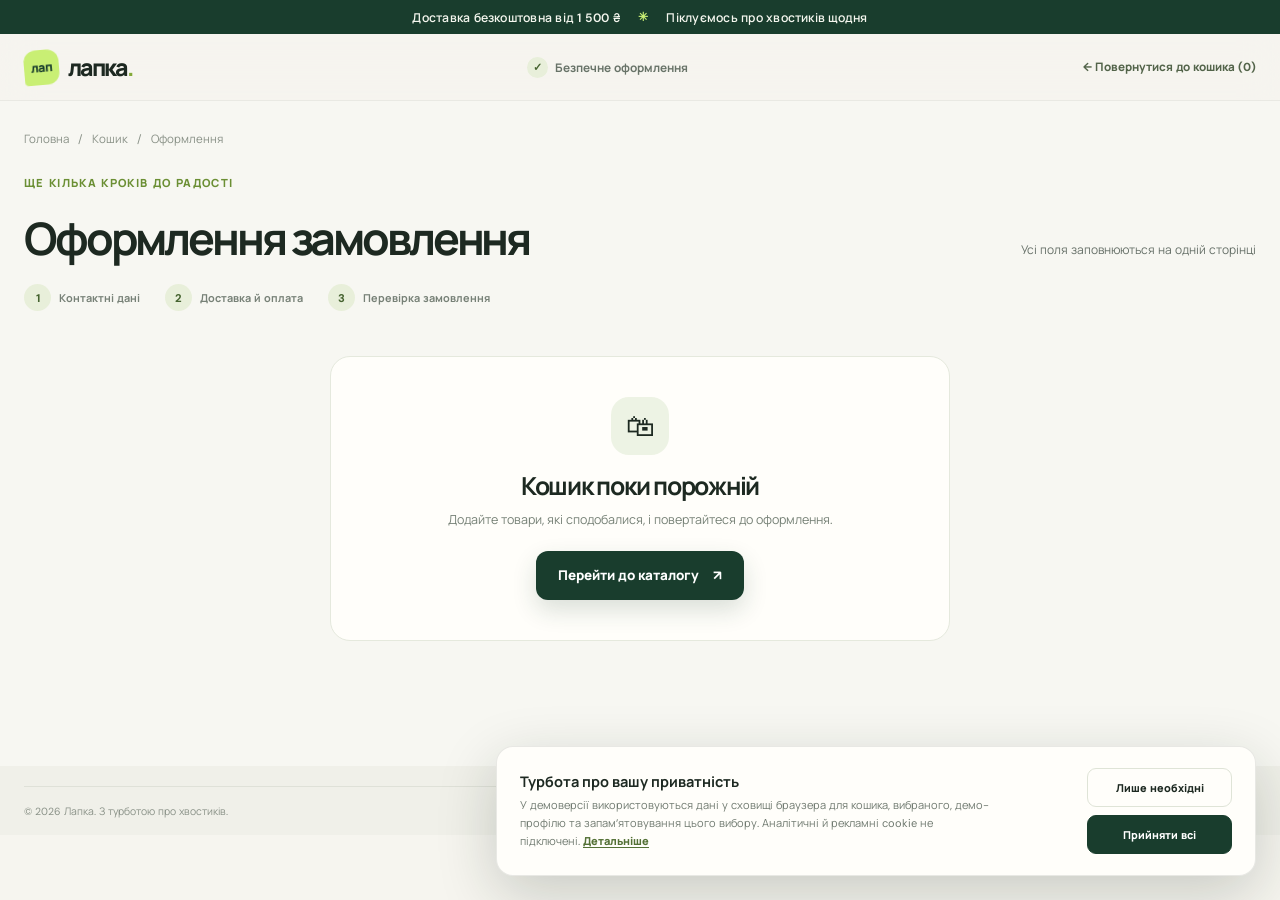
<file: checkout.html>
<!DOCTYPE html>
<html lang="uk">
  <head>
    <meta charset="UTF-8" />
    <meta name="viewport" content="width=device-width, initial-scale=1.0" />
    <meta name="theme-color" content="#f6f5ef" />
    <title>Оформлення замовлення — Лапка</title>
    <meta name="description" content="Перевірте склад кошика та введіть дані для демонстраційного оформлення замовлення." />
    <link rel="preconnect" href="https://fonts.googleapis.com" />
    <link rel="preconnect" href="https://fonts.gstatic.com" crossorigin />
    <link href="https://fonts.googleapis.com/css2?family=DM+Sans:wght@400;500;600;700;800&family=Manrope:wght@400;500;600;700;800&display=swap" rel="stylesheet" />
    <link rel="stylesheet" href="styles.css" />
    <script src="product-data.js" defer></script>
    <script src="site-navigation.js" defer></script>
    <script src="cookie-consent.js" defer></script>
    <script src="checkout.js" defer></script>
  </head>
  <body>
    <div class="announcement">
      <div class="container announcement__inner">
        <span>Доставка безкоштовна від 1 500 ₴</span>
        <span class="announcement__separator" aria-hidden="true">✳</span>
        <span>Піклуємось про хвостиків щодня</span>
      </div>
    </div>

    <header class="site-header">
      <div class="container checkout-header">
        <a class="brand" href="index.html#home" aria-label="Лапка — на головну">
          <span class="brand__icon" aria-hidden="true">лап</span>
          <span class="brand__name">лапка<span>.</span></span>
        </a>
        <span class="checkout-header__secure"><span aria-hidden="true">✓</span> Безпечне оформлення</span>
        <a class="checkout-header__back" href="catalog.html?openCart=1"><span aria-hidden="true">←</span> Повернутися до кошика</a>
      </div>
    </header>

    <main class="checkout-page">
      <div class="container">
        <nav class="catalog-breadcrumbs" aria-label="Навігаційний ланцюжок">
          <a href="index.html">Головна</a><span aria-hidden="true">/</span>
          <a href="catalog.html?openCart=1">Кошик</a><span aria-hidden="true">/</span>
          <span aria-current="page">Оформлення</span>
        </nav>
        <div class="checkout-page__heading">
          <div><span class="eyebrow">Ще кілька кроків до радості</span><h1>Оформлення замовлення</h1></div>
          <p>Усі поля заповнюються на одній сторінці</p>
        </div>
        <ol class="checkout-progress" aria-label="Етапи оформлення">
          <li><span>1</span> Контактні дані</li>
          <li><span>2</span> Доставка й оплата</li>
          <li><span>3</span> Перевірка замовлення</li>
        </ol>

        <div class="checkout-empty" data-checkout-empty hidden>
          <span aria-hidden="true">🛍</span>
          <h2>Кошик поки порожній</h2>
          <p>Додайте товари, які сподобалися, і повертайтеся до оформлення.</p>
          <a class="button button--dark" href="catalog.html">Перейти до каталогу <span aria-hidden="true">↗</span></a>
        </div>

        <div class="checkout-grid" data-checkout-grid>
          <form class="checkout-form-page" id="checkout-form" data-checkout-form novalidate>
            <section class="checkout-section" aria-labelledby="checkout-contact-title">
              <div class="checkout-section__heading">
                <span class="checkout-section__number">1</span>
                <div><h2 id="checkout-contact-title">Контактні дані</h2><p>Щоб ми знали, з ким зв’язатися</p></div>
              </div>
              <div class="checkout-fields checkout-fields--two">
                <label>Ім’я та прізвище <span>*</span>
                  <input name="name" autocomplete="name" required maxlength="100" placeholder="Наприклад, Олена Коваль" />
                </label>
                <label>Номер телефону <span>*</span>
                  <input name="phone" type="tel" autocomplete="tel" required maxlength="30" placeholder="+380 00 000 00 00" />
                </label>
                <label class="checkout-fields__full">Електронна пошта <small>необов’язково</small>
                  <input name="email" type="email" autocomplete="email" maxlength="254" placeholder="name@example.com" />
                </label>
              </div>
            </section>

            <section class="checkout-section" aria-labelledby="checkout-delivery-title">
              <div class="checkout-section__heading">
                <span class="checkout-section__number">2</span>
                <div><h2 id="checkout-delivery-title">Доставка</h2><p>Оберіть спосіб отримання замовлення</p></div>
              </div>
              <div class="checkout-fields checkout-fields--two">
                <label class="checkout-fields__full">Служба доставки <span>*</span>
                  <span class="checkout-select">
                    <select name="delivery-service" data-delivery-service required>
                      <option value="" selected disabled>Оберіть службу доставки</option>
                      <option value="Нова пошта">Нова пошта</option>
                      <option value="Укрпошта">Укрпошта</option>
                      <option value="Meest">Meest</option>
                      <option value="Кур’єрська доставка">Кур’єрська доставка</option>
                    </select>
                  </span>
                </label>
                <div class="checkout-city-field" data-city-field>
                  <label for="checkout-city">Місто <span>*</span></label>
                  <input id="checkout-city" name="city" type="text" autocomplete="address-level2" required maxlength="100" placeholder="Наприклад, Київ" role="combobox" aria-autocomplete="list" aria-haspopup="listbox" aria-expanded="false" aria-controls="checkout-city-suggestions" />
                  <div class="checkout-city-suggestions" id="checkout-city-suggestions" role="listbox" aria-label="Варіанти населених пунктів" hidden></div>
                </div>
                <label data-delivery-address-label>Відділення або адреса <span>*</span>
                  <input name="delivery-address" autocomplete="street-address" required maxlength="200" placeholder="Номер відділення, поштомата або адреса" />
                </label>
                <p class="checkout-demo-note checkout-fields__full"><span aria-hidden="true">ℹ</span> Вибір доставки демонстраційний: тарифи, строки й реальне відправлення не підключені.</p>
              </div>
            </section>

            <section class="checkout-section" aria-labelledby="checkout-payment-title">
              <div class="checkout-section__heading">
                <span class="checkout-section__number">3</span>
                <div><h2 id="checkout-payment-title">Оплата</h2><p>Оплата в демонстраційній версії не проводиться</p></div>
              </div>
              <label class="checkout-payment-option">
                <input type="radio" name="payment" value="demo" checked />
                <span class="checkout-payment-option__radio"></span>
                <span><strong>Без оплати — демо-оформлення</strong><small>Дані картки не запитуються, кошти не списуються.</small></span>
                <span class="checkout-payment-option__badge">Демо</span>
              </label>
              <div class="checkout-payment-disabled" aria-disabled="true">
                <span aria-hidden="true">▤</span><span><strong>Онлайн-оплата</strong><small>Буде доступна після підключення платіжного сервісу</small></span><span>Недоступно</span>
              </div>
              <label class="checkout-comment">Коментар до замовлення <small>необов’язково</small>
                <textarea name="comment" rows="3" maxlength="500" placeholder="Додаткова інформація для демо-замовлення"></textarea>
              </label>
            </section>

            <p class="checkout-form-error" data-checkout-error role="alert" hidden></p>
            <label class="checkout-confirm">
              <input type="checkbox" name="demo-confirmation" required />
              <span>Розумію, що це демонстраційне оформлення: замовлення не надсилається й оплата не проводиться. <b>*</b></span>
            </label>
            <button class="button button--dark button--full checkout-submit" type="submit">Підтвердити демо-замовлення <span aria-hidden="true">↗</span></button>
            <p class="checkout-form__disclaimer">Введена інформація використовується лише для демонстрації у цій сторінці й не надсилається продавцю.</p>
          </form>

          <aside class="checkout-summary-card" aria-labelledby="checkout-summary-title">
            <div class="checkout-summary-card__heading"><h2 id="checkout-summary-title">Ваше замовлення</h2><span data-checkout-item-count>0 товарів</span></div>
            <div class="checkout-order-items" data-checkout-items></div>
            <a class="checkout-summary-card__edit" href="catalog.html?openCart=1">Змінити кошик <span aria-hidden="true">↗</span></a>
            <dl class="checkout-totals">
              <div><dt>Товари</dt><dd data-checkout-subtotal>0 ₴</dd></div>
              <div class="checkout-totals__discount" data-checkout-discount-row hidden><dt>Оптова знижка</dt><dd data-checkout-discount>−0 ₴</dd></div>
              <div><dt>Доставка</dt><dd>Не розраховується</dd></div>
              <div class="checkout-totals__total"><dt>Разом</dt><dd data-checkout-total>0 ₴</dd></div>
            </dl>
            <p class="checkout-summary-card__notice">Безкоштовна доставка від 1 500 ₴ зазначена на сайті як демонстраційна умова.</p>
            <div class="checkout-summary-card__support"><span aria-hidden="true">🐾</span><span>Потрібна допомога?<a href="tel:+380501234567">050 123 45 67</a></span></div>
          </aside>
        </div>

        <section class="checkout-complete" data-checkout-complete role="status" aria-live="polite" tabindex="-1" hidden>
          <span aria-hidden="true">✓</span><span class="eyebrow">Демо оформлення завершено</span>
          <h2>Дякуємо за увагу до Лапки!</h2>
          <p>Це демонстраційне замовлення: дані не збережені й не передані, оплата не проводилася.</p>
          <a class="button button--dark" href="catalog.html">Повернутися до каталогу <span aria-hidden="true">↗</span></a>
        </section>
        <div class="checkout-mobile-bar" data-checkout-mobile-bar hidden>
          <span>Разом <strong data-checkout-mobile-total>0 ₴</strong></span>
          <button class="button button--dark" type="submit" form="checkout-form">Оформити <span aria-hidden="true">↗</span></button>
        </div>
      </div>
    </main>

    <footer class="site-footer checkout-footer">
      <div class="container footer-bottom"><span>© <span data-current-year></span> Лапка. З турботою про хвостиків.</span><a href="delivery.html">Доставка й оплата</a><span>Демонстраційний магазин</span></div>
    </footer>

    <aside class="cookie-banner" data-cookie-banner aria-label="Налаштування cookie" hidden>
      <div class="cookie-banner__copy">
        <strong>Турбота про вашу приватність</strong>
        <p>У демоверсії використовуються дані у сховищі браузера для кошика, вибраного, демо-профілю та запам’ятовування цього вибору. Аналітичні й рекламні cookie не підключені. <a href="privacy.html#cookies">Детальніше</a></p>
      </div>
      <div class="cookie-banner__actions">
        <button type="button" class="cookie-banner__necessary" data-cookie-choice="necessary">Лише необхідні</button>
        <button type="button" class="cookie-banner__accept" data-cookie-choice="all">Прийняти всі</button>
      </div>
    </aside>
  </body>
</html>
</file>
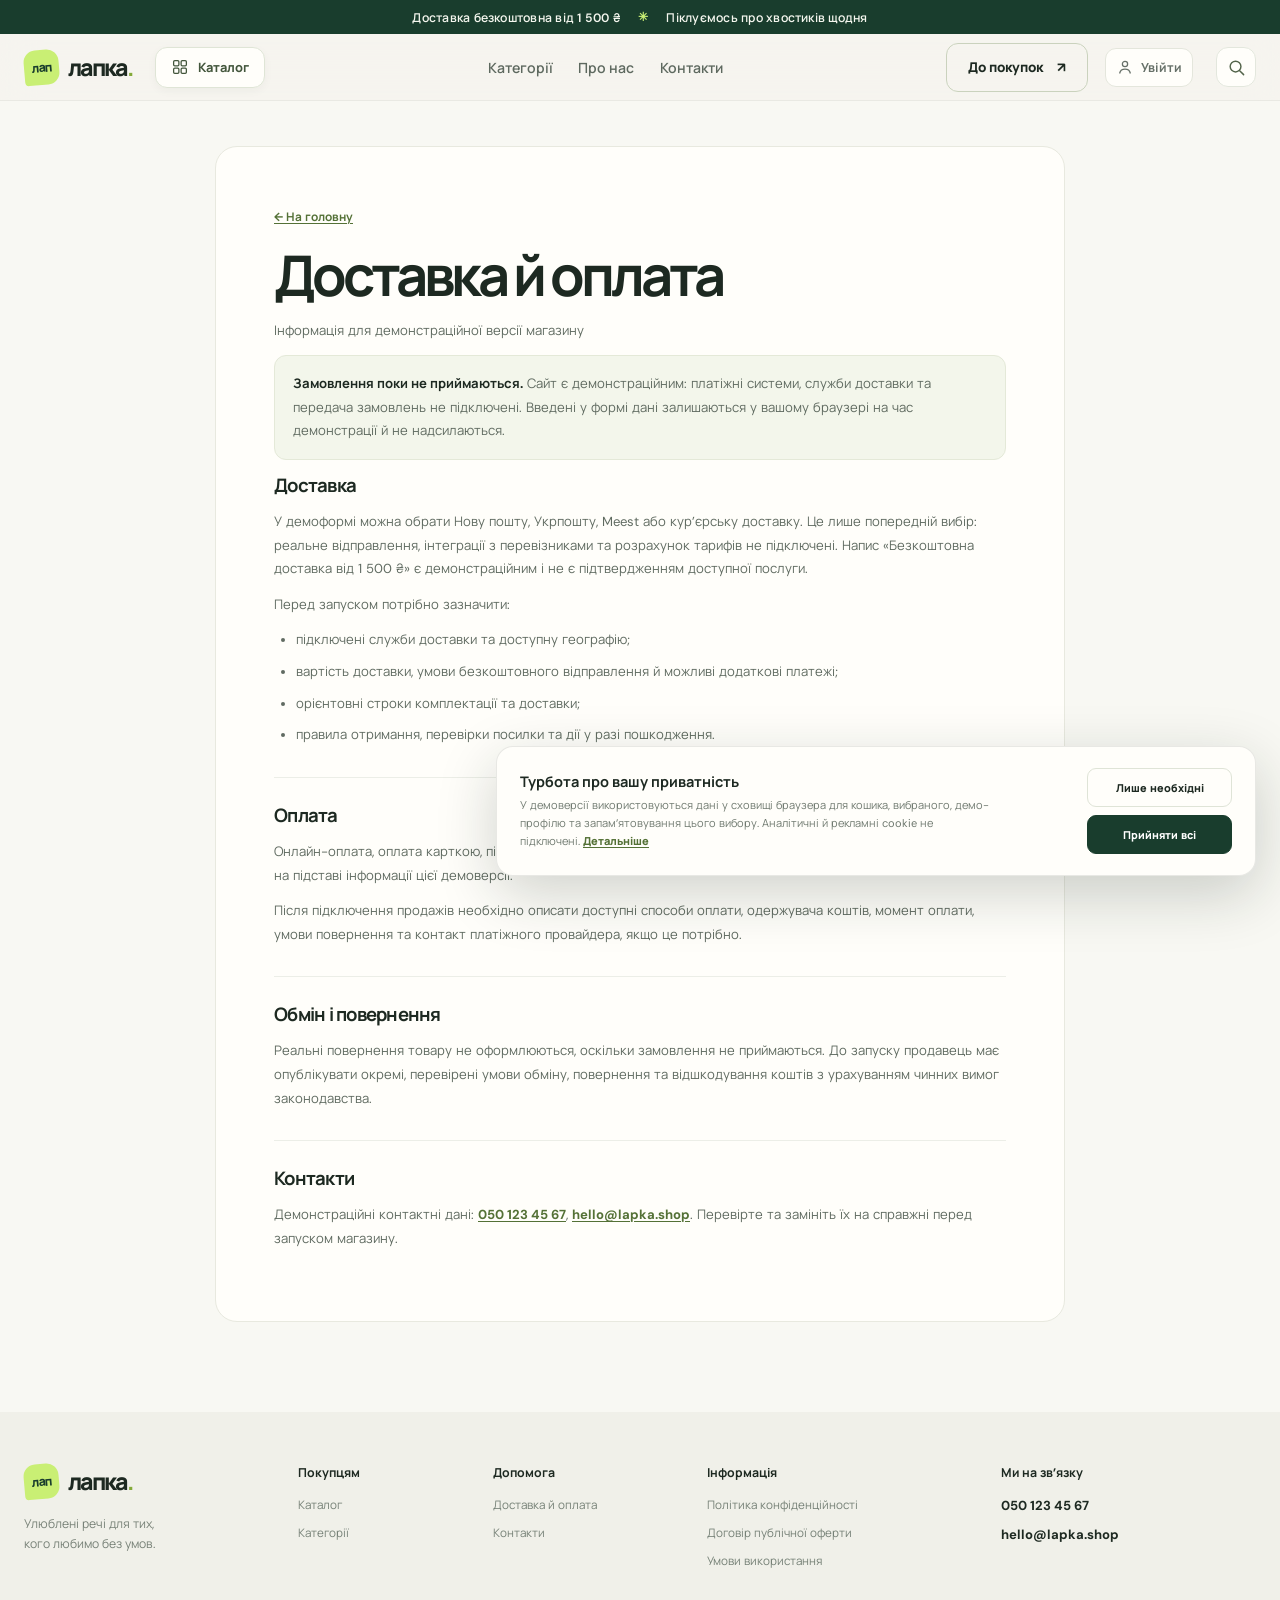
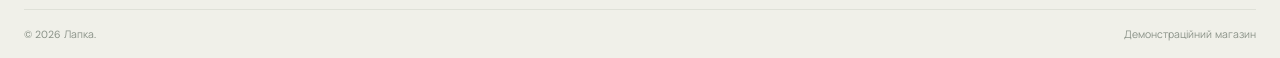
<file: delivery.html>
<!DOCTYPE html>
<html lang="uk">
  <head>
    <meta charset="UTF-8" />
    <meta name="viewport" content="width=device-width, initial-scale=1.0" />
    <meta name="theme-color" content="#f6f5ef" />
    <title>Доставка й оплата — Лапка</title>
    <meta name="description" content="Інформація про демонстраційний процес доставки й оплати в магазині Лапка." />
    <link rel="preconnect" href="https://fonts.googleapis.com" /><link rel="preconnect" href="https://fonts.gstatic.com" crossorigin />
    <link href="https://fonts.googleapis.com/css2?family=DM+Sans:wght@400;500;600;700;800&family=Manrope:wght@400;500;600;700;800&display=swap" rel="stylesheet" />
    <link rel="stylesheet" href="styles.css" /><script src="site-navigation.js" defer></script><script src="cookie-consent.js" defer></script><script src="account.js" defer></script>
  </head>
  <body>
    <div class="announcement"><div class="container announcement__inner"><span>Доставка безкоштовна від 1 500 ₴</span><span class="announcement__separator" aria-hidden="true">✳</span><span>Піклуємось про хвостиків щодня</span></div></div>
    <header class="site-header"><div class="container header__inner"><a class="brand" href="index.html#home" aria-label="Лапка — на головну"><span class="brand__icon" aria-hidden="true">лап</span><span class="brand__name">лапка<span>.</span></span></a><div class="header-catalog"><a class="header-catalog__button" href="catalog.html"><svg viewBox="0 0 24 24" aria-hidden="true"><rect x="3.5" y="3.5" width="7" height="7" rx="1.5"/><rect x="13.5" y="3.5" width="7" height="7" rx="1.5"/><rect x="3.5" y="13.5" width="7" height="7" rx="1.5"/><rect x="13.5" y="13.5" width="7" height="7" rx="1.5"/></svg><span>Каталог</span></a><div class="main-nav__submenu" aria-label="Категорії каталогу"><a href="catalog.html?category=food">Корм</a><a href="catalog.html?category=treats">Ласощі</a><a href="catalog.html?category=toys">Іграшки</a><a href="catalog.html?category=accessories">Аксесуари</a><a href="catalog.html?category=care">Догляд</a></div></div><nav class="main-nav" id="main-nav" aria-label="Головна навігація"><a href="index.html#catalog-categories">Категорії</a><a href="index.html#about">Про нас</a><a href="index.html#contacts">Контакти</a></nav><div class="header__actions"><a class="button button--outline" href="catalog.html">До покупок <span aria-hidden="true">↗</span></a><button class="mobile-menu-toggle" type="button" aria-label="Відкрити меню" aria-expanded="false" aria-controls="main-nav"><span></span><span></span></button></div></div></header>
    <main class="legal-page"><article class="container legal-document">
      <a class="legal-back-link" href="index.html">← На головну</a><h1>Доставка й оплата</h1><p class="legal-document__updated">Інформація для демонстраційної версії магазину</p>
      <p class="legal-notice"><strong>Замовлення поки не приймаються.</strong> Сайт є демонстраційним: платіжні системи, служби доставки та передача замовлень не підключені. Введені у формі дані залишаються у вашому браузері на час демонстрації й не надсилаються.</p>
      <section><h2>Доставка</h2><p>У демоформі можна обрати Нову пошту, Укрпошту, Meest або кур’єрську доставку. Це лише попередній вибір: реальне відправлення, інтеграції з перевізниками та розрахунок тарифів не підключені. Напис «Безкоштовна доставка від 1 500 ₴» є демонстраційним і не є підтвердженням доступної послуги.</p><p>Перед запуском потрібно зазначити:</p><ul><li>підключені служби доставки та доступну географію;</li><li>вартість доставки, умови безкоштовного відправлення й можливі додаткові платежі;</li><li>орієнтовні строки комплектації та доставки;</li><li>правила отримання, перевірки посилки та дії у разі пошкодження.</li></ul></section>
      <section id="payment"><h2>Оплата</h2><p>Онлайн-оплата, оплата карткою, післяплата та інші способи оплати не підключені. Не здійснюйте платіж за товар на підставі інформації цієї демоверсії.</p><p>Після підключення продажів необхідно описати доступні способи оплати, одержувача коштів, момент оплати, умови повернення та контакт платіжного провайдера, якщо це потрібно.</p></section>
      <section><h2>Обмін і повернення</h2><p>Реальні повернення товару не оформлюються, оскільки замовлення не приймаються. До запуску продавець має опублікувати окремі, перевірені умови обміну, повернення та відшкодування коштів з урахуванням чинних вимог законодавства.</p></section>
      <section><h2>Контакти</h2><p>Демонстраційні контактні дані: <a href="tel:+380501234567">050 123 45 67</a>, <a href="mailto:hello@lapka.shop">hello@lapka.shop</a>. Перевірте та замініть їх на справжні перед запуском магазину.</p></section>
    </article></main>
    <footer class="site-footer"><div class="container footer-main"><div class="footer-brand"><a class="brand" href="index.html#home"><span class="brand__icon" aria-hidden="true">лап</span><span class="brand__name">лапка<span>.</span></span></a><p>Улюблені речі для тих,<br />кого любимо без умов.</p></div><div class="footer-column"><strong>Покупцям</strong><a href="catalog.html">Каталог</a><a href="index.html#catalog-categories">Категорії</a></div><div class="footer-column"><strong>Допомога</strong><a href="delivery.html">Доставка й оплата</a><a href="index.html#contacts">Контакти</a></div><div class="footer-column"><strong>Інформація</strong><a href="privacy.html">Політика конфіденційності</a><a href="offer.html">Договір публічної оферти</a><a href="terms.html">Умови використання</a></div><div class="footer-column footer-column--contact"><strong>Ми на зв’язку</strong><a href="tel:+380501234567">050 123 45 67</a><a href="mailto:hello@lapka.shop">hello@lapka.shop</a></div></div><div class="container footer-bottom"><span>© <span data-current-year></span> Лапка.</span><span>Демонстраційний магазин</span></div></footer>
    <aside class="cookie-banner" data-cookie-banner aria-label="Налаштування cookie" hidden><div class="cookie-banner__copy"><strong>Турбота про вашу приватність</strong><p>У демоверсії використовуються дані у сховищі браузера для кошика, вибраного, демо-профілю та запам’ятовування цього вибору. Аналітичні й рекламні cookie не підключені. <a href="privacy.html#cookies">Детальніше</a></p></div><div class="cookie-banner__actions"><button type="button" class="cookie-banner__necessary" data-cookie-choice="necessary">Лише необхідні</button><button type="button" class="cookie-banner__accept" data-cookie-choice="all">Прийняти всі</button></div></aside>
  </body>
</html>
</file>
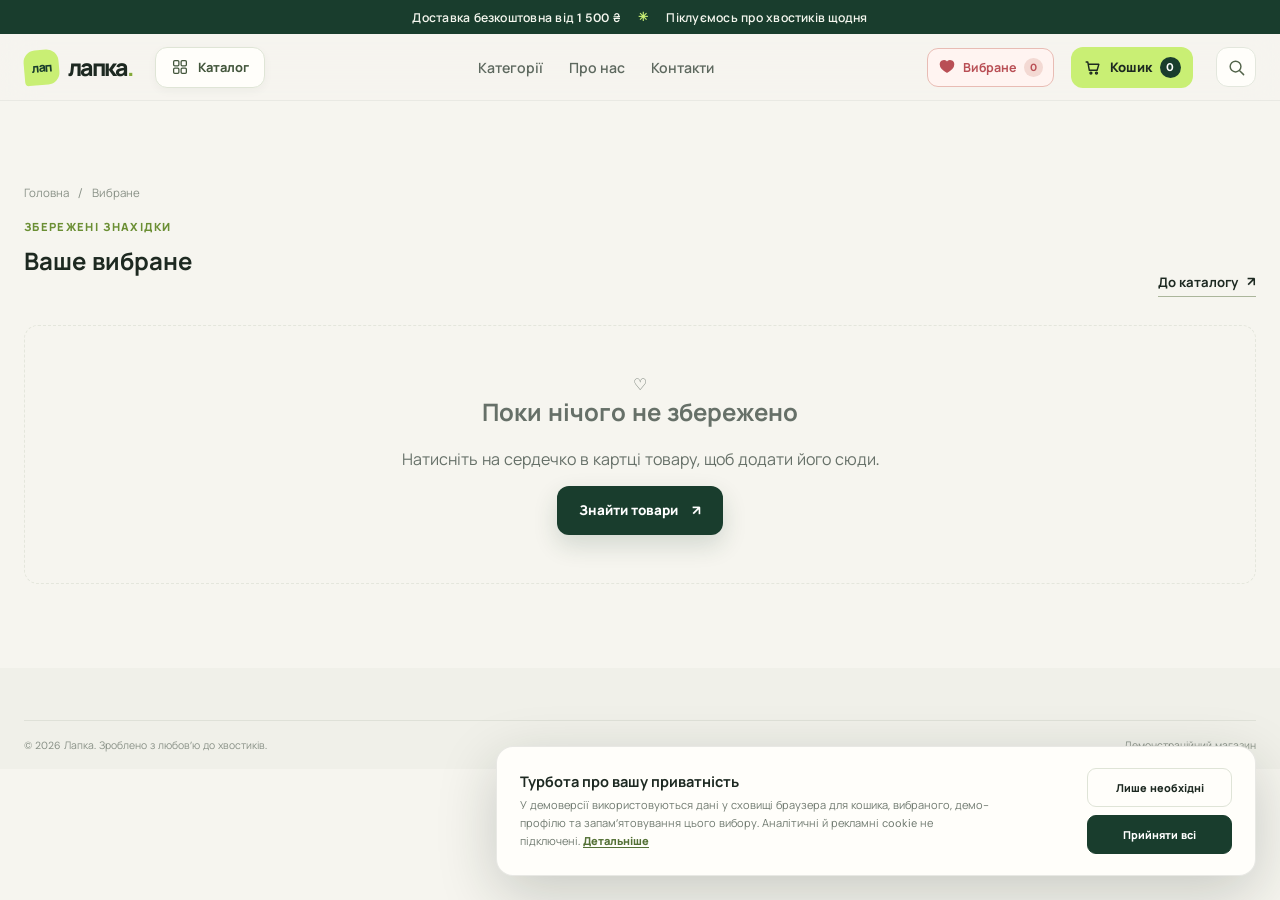
<file: favorites.html>
<!DOCTYPE html>
<html lang="uk">
  <head>
    <meta charset="UTF-8" />
    <meta name="viewport" content="width=device-width, initial-scale=1.0" />
    <meta name="theme-color" content="#f6f5ef" />
    <title>Вибране — Лапка</title>
    <meta name="description" content="Збережені товари для ваших улюбленців у магазині Лапка." />
    <link rel="preconnect" href="https://fonts.googleapis.com" />
    <link rel="preconnect" href="https://fonts.gstatic.com" crossorigin />
    <link href="https://fonts.googleapis.com/css2?family=DM+Sans:wght@400;500;600;700;800&family=Manrope:wght@400;500;600;700;800&display=swap" rel="stylesheet" />
    <link rel="stylesheet" href="styles.css" />
    <script src="product-data.js" defer></script>
    <script src="site-navigation.js" defer></script>
    <script src="cookie-consent.js" defer></script>
    <script src="favorites.js" defer></script>
  </head>
  <body>
    <div class="announcement">
      <div class="container announcement__inner">
        <span>Доставка безкоштовна від 1 500 ₴</span>
        <span class="announcement__separator" aria-hidden="true">✳</span>
        <span>Піклуємось про хвостиків щодня</span>
      </div>
    </div>

    <header class="site-header">
      <div class="container header__inner">
        <a class="brand" href="index.html#home" aria-label="Лапка — на головну">
          <span class="brand__icon" aria-hidden="true">лап</span>
          <span class="brand__name">лапка<span>.</span></span>
        </a>
        <div class="header-catalog">
          <a class="header-catalog__button" href="catalog.html"><svg viewBox="0 0 24 24" aria-hidden="true"><rect x="3.5" y="3.5" width="7" height="7" rx="1.5"/><rect x="13.5" y="3.5" width="7" height="7" rx="1.5"/><rect x="3.5" y="13.5" width="7" height="7" rx="1.5"/><rect x="13.5" y="13.5" width="7" height="7" rx="1.5"/></svg><span>Каталог</span></a>
          <div class="main-nav__submenu" aria-label="Категорії каталогу">
            <a href="catalog.html?category=food">Корм</a>
            <a href="catalog.html?category=treats">Ласощі</a>
            <a href="catalog.html?category=toys">Іграшки</a>
            <a href="catalog.html?category=accessories">Аксесуари</a>
            <a href="catalog.html?category=care">Догляд</a>
          </div>
        </div>
        <nav class="main-nav" id="main-nav" aria-label="Головна навігація">
          <a class="mobile-catalog-link" href="catalog.html">Каталог</a>
          <a href="index.html#catalog-categories">Категорії</a>
          <a href="index.html#about">Про нас</a>
          <a href="index.html#contacts">Контакти</a>
        </nav>
        <div class="header__actions">
          <a class="favorites-button is-active" href="favorites.html" aria-label="Показати вибране" aria-current="page">
            <svg viewBox="0 0 24 24" aria-hidden="true"><path d="M20.8 8.7c0 5.2-8.8 10.1-8.8 10.1S3.2 13.9 3.2 8.7A4.7 4.7 0 0 1 12 6.2a4.7 4.7 0 0 1 8.8 2.5Z"/></svg>
            <span>Вибране</span><span class="favorites-count" data-favorites-count>0</span>
          </a>
          <a class="cart-button" href="catalog.html?openCart=1" aria-label="Відкрити кошик">
            <svg viewBox="0 0 24 24" aria-hidden="true"><path d="M4 5h2l2 10.5h9.8L20 8H7"/><circle cx="10" cy="19" r="1.2"/><circle cx="17" cy="19" r="1.2"/></svg>
            <span>Кошик</span><span class="cart-count" data-cart-count>0</span>
          </a>
          <button class="mobile-menu-toggle" type="button" aria-label="Відкрити меню" aria-expanded="false" aria-controls="main-nav">
            <span></span><span></span>
          </button>
        </div>
      </div>
    </header>

    <main>
      <section class="section favorites-page">
        <div class="container">
          <nav class="catalog-breadcrumbs" aria-label="Навігаційний ланцюжок">
            <a href="index.html">Головна</a><span aria-hidden="true">/</span><span aria-current="page">Вибране</span>
          </nav>
          <div class="section-heading">
            <div><span class="eyebrow">Збережені знахідки</span><h1>Ваше вибране</h1></div>
            <a class="text-link" href="catalog.html">До каталогу <span aria-hidden="true">↗</span></a>
          </div>
          <div class="product-grid" data-favorites-grid aria-live="polite"></div>
          <div class="empty-state favorites-empty" data-favorites-empty hidden>
            <span aria-hidden="true">♡</span>
            <h2>Поки нічого не збережено</h2>
            <p>Натисніть на сердечко в картці товару, щоб додати його сюди.</p>
            <a class="button button--dark" href="catalog.html">Знайти товари <span aria-hidden="true">↗</span></a>
          </div>
          <p class="sr-only" data-favorites-status role="status" aria-live="polite"></p>
        </div>
      </section>
    </main>

    <footer class="site-footer">
      <div class="container footer-bottom"><span>© <span data-current-year></span> Лапка. Зроблено з любов’ю до хвостиків.</span><span>Демонстраційний магазин</span></div>
    </footer>
    <aside class="cookie-banner" data-cookie-banner aria-label="Налаштування cookie" hidden>
      <div class="cookie-banner__copy">
        <strong>Турбота про вашу приватність</strong>
        <p>У демоверсії використовуються дані у сховищі браузера для кошика, вибраного, демо-профілю та запам’ятовування цього вибору. Аналітичні й рекламні cookie не підключені. <a href="privacy.html#cookies">Детальніше</a></p>
      </div>
      <div class="cookie-banner__actions">
        <button type="button" class="cookie-banner__necessary" data-cookie-choice="necessary">Лише необхідні</button>
        <button type="button" class="cookie-banner__accept" data-cookie-choice="all">Прийняти всі</button>
      </div>
    </aside>
  </body>
</html>
</file>
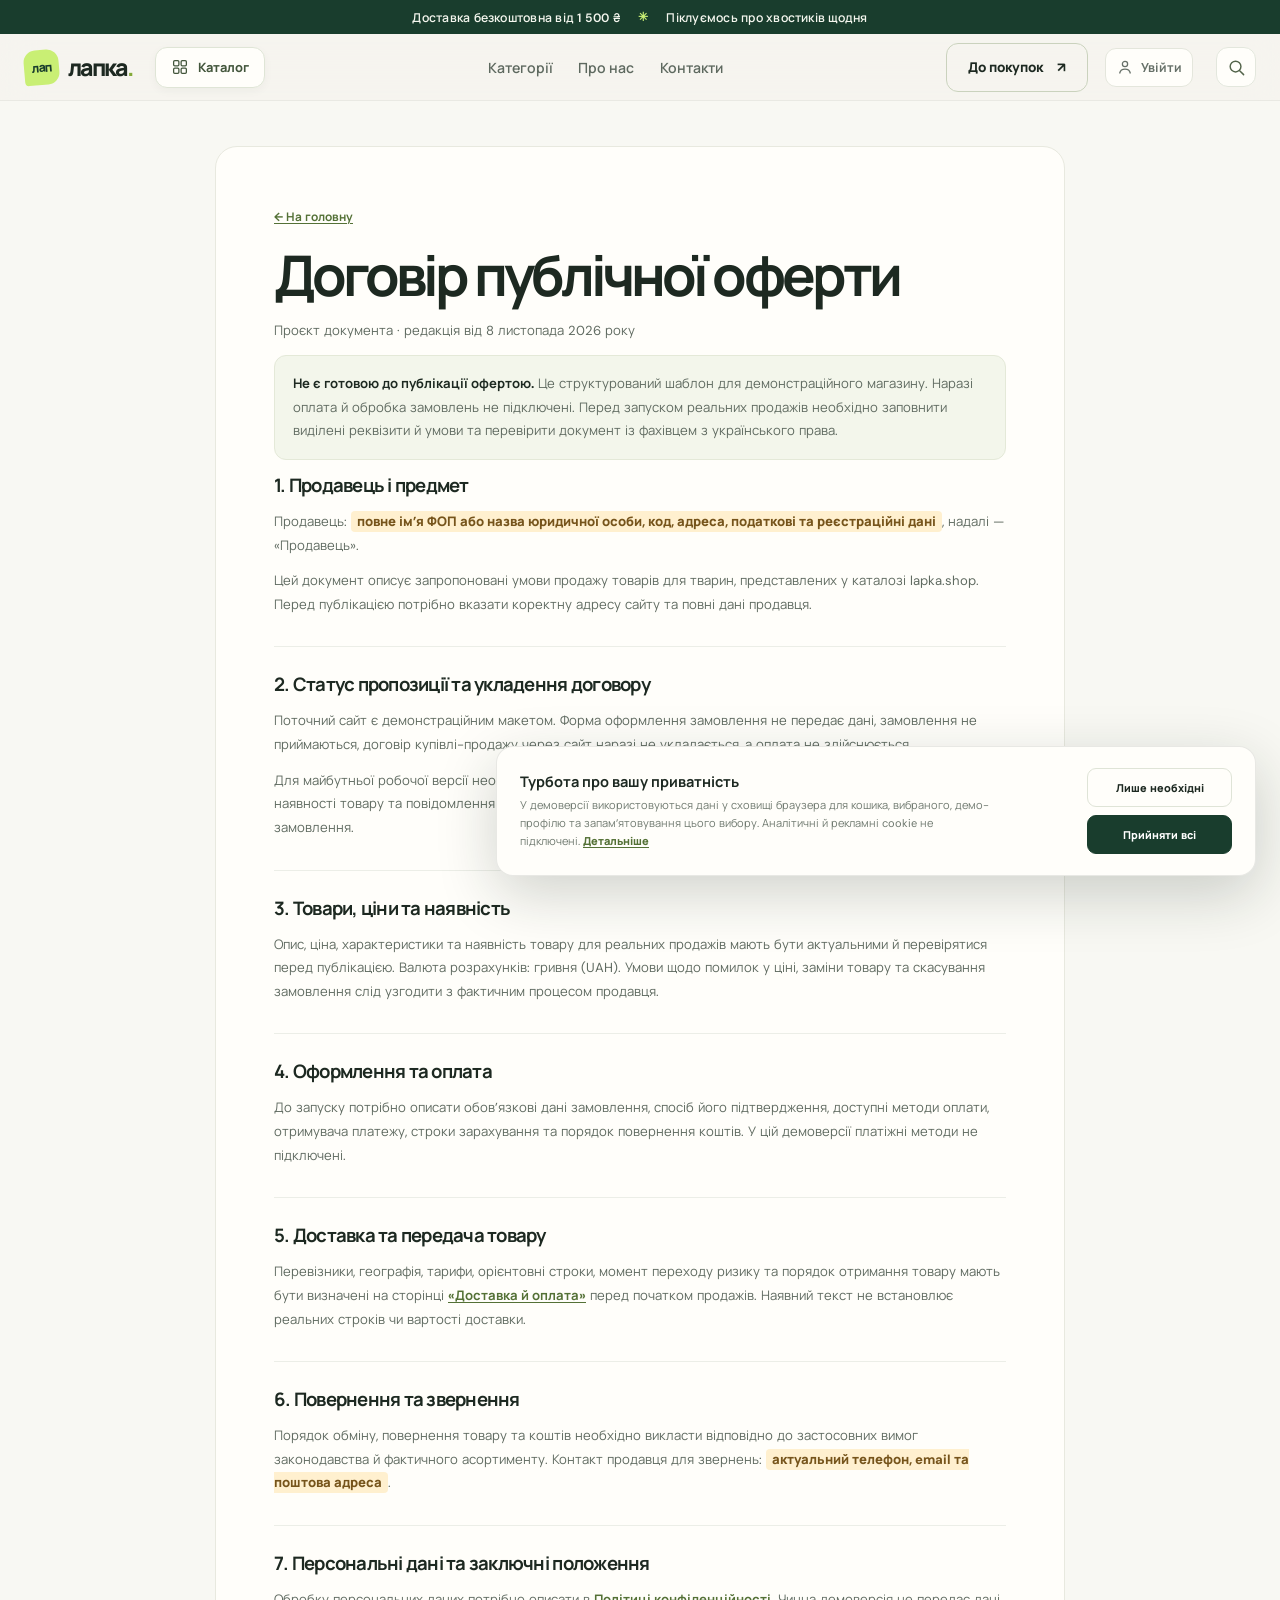
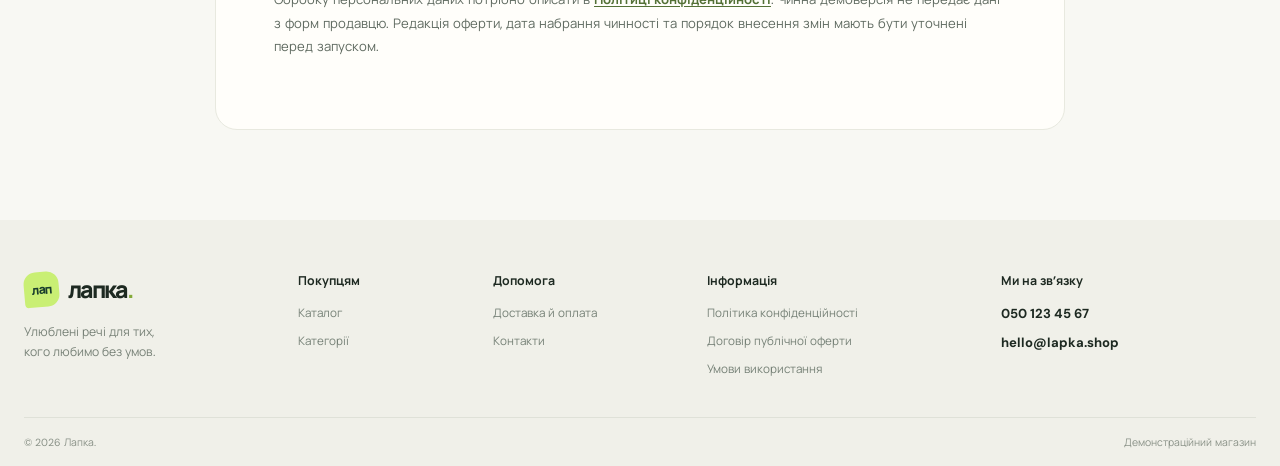
<file: offer.html>
<!DOCTYPE html>
<html lang="uk">
  <head>
    <meta charset="UTF-8" />
    <meta name="viewport" content="width=device-width, initial-scale=1.0" />
    <meta name="theme-color" content="#f6f5ef" />
    <title>Договір публічної оферти — Лапка</title>
    <meta name="description" content="Проєкт умов купівлі товарів у магазині Лапка." />
    <link rel="preconnect" href="https://fonts.googleapis.com" /><link rel="preconnect" href="https://fonts.gstatic.com" crossorigin />
    <link href="https://fonts.googleapis.com/css2?family=DM+Sans:wght@400;500;600;700;800&family=Manrope:wght@400;500;600;700;800&display=swap" rel="stylesheet" />
    <link rel="stylesheet" href="styles.css" /><script src="site-navigation.js" defer></script><script src="cookie-consent.js" defer></script><script src="account.js" defer></script>
  </head>
  <body>
    <div class="announcement"><div class="container announcement__inner"><span>Доставка безкоштовна від 1 500 ₴</span><span class="announcement__separator" aria-hidden="true">✳</span><span>Піклуємось про хвостиків щодня</span></div></div>
    <header class="site-header"><div class="container header__inner"><a class="brand" href="index.html#home" aria-label="Лапка — на головну"><span class="brand__icon" aria-hidden="true">лап</span><span class="brand__name">лапка<span>.</span></span></a><div class="header-catalog"><a class="header-catalog__button" href="catalog.html"><svg viewBox="0 0 24 24" aria-hidden="true"><rect x="3.5" y="3.5" width="7" height="7" rx="1.5"/><rect x="13.5" y="3.5" width="7" height="7" rx="1.5"/><rect x="3.5" y="13.5" width="7" height="7" rx="1.5"/><rect x="13.5" y="13.5" width="7" height="7" rx="1.5"/></svg><span>Каталог</span></a><div class="main-nav__submenu" aria-label="Категорії каталогу"><a href="catalog.html?category=food">Корм</a><a href="catalog.html?category=treats">Ласощі</a><a href="catalog.html?category=toys">Іграшки</a><a href="catalog.html?category=accessories">Аксесуари</a><a href="catalog.html?category=care">Догляд</a></div></div><nav class="main-nav" id="main-nav" aria-label="Головна навігація"><a href="index.html#catalog-categories">Категорії</a><a href="index.html#about">Про нас</a><a href="index.html#contacts">Контакти</a></nav><div class="header__actions"><a class="button button--outline" href="catalog.html">До покупок <span aria-hidden="true">↗</span></a><button class="mobile-menu-toggle" type="button" aria-label="Відкрити меню" aria-expanded="false" aria-controls="main-nav"><span></span><span></span></button></div></div></header>
    <main class="legal-page"><article class="container legal-document">
      <a class="legal-back-link" href="index.html">← На головну</a><h1>Договір публічної оферти</h1><p class="legal-document__updated">Проєкт документа · редакція від 8 листопада 2026 року</p>
      <p class="legal-notice"><strong>Не є готовою до публікації офертою.</strong> Це структурований шаблон для демонстраційного магазину. Наразі оплата й обробка замовлень не підключені. Перед запуском реальних продажів необхідно заповнити виділені реквізити й умови та перевірити документ із фахівцем з українського права.</p>
      <section><h2>1. Продавець і предмет</h2><p>Продавець: <span class="legal-placeholder">повне ім’я ФОП або назва юридичної особи, код, адреса, податкові та реєстраційні дані</span>, надалі — «Продавець».</p><p>Цей документ описує запропоновані умови продажу товарів для тварин, представлених у каталозі lapka.shop. Перед публікацією потрібно вказати коректну адресу сайту та повні дані продавця.</p></section>
      <section><h2>2. Статус пропозиції та укладення договору</h2><p>Поточний сайт є демонстраційним макетом. Форма оформлення замовлення не передає дані, замовлення не приймаються, договір купівлі-продажу через сайт наразі не укладається, а оплата не здійснюється.</p><p>Для майбутньої робочої версії необхідно чітко визначити момент акцепту оферти, порядок підтвердження наявності товару та повідомлення покупця. Не вважайте цей демонстраційний текст підтвердженням замовлення.</p></section>
      <section><h2>3. Товари, ціни та наявність</h2><p>Опис, ціна, характеристики та наявність товару для реальних продажів мають бути актуальними й перевірятися перед публікацією. Валюта розрахунків: гривня (UAH). Умови щодо помилок у ціні, заміни товару та скасування замовлення слід узгодити з фактичним процесом продавця.</p></section>
      <section><h2>4. Оформлення та оплата</h2><p>До запуску потрібно описати обов’язкові дані замовлення, спосіб його підтвердження, доступні методи оплати, отримувача платежу, строки зарахування та порядок повернення коштів. У цій демоверсії платіжні методи не підключені.</p></section>
      <section><h2>5. Доставка та передача товару</h2><p>Перевізники, географія, тарифи, орієнтовні строки, момент переходу ризику та порядок отримання товару мають бути визначені на сторінці <a href="delivery.html">«Доставка й оплата»</a> перед початком продажів. Наявний текст не встановлює реальних строків чи вартості доставки.</p></section>
      <section><h2>6. Повернення та звернення</h2><p>Порядок обміну, повернення товару та коштів необхідно викласти відповідно до застосовних вимог законодавства й фактичного асортименту. Контакт продавця для звернень: <span class="legal-placeholder">актуальний телефон, email та поштова адреса</span>.</p></section>
      <section><h2>7. Персональні дані та заключні положення</h2><p>Обробку персональних даних потрібно описати в <a href="privacy.html">Політиці конфіденційності</a>. Чинна демоверсія не передає дані з форм продавцю. Редакція оферти, дата набрання чинності та порядок внесення змін мають бути уточнені перед запуском.</p></section>
    </article></main>
    <footer class="site-footer"><div class="container footer-main"><div class="footer-brand"><a class="brand" href="index.html#home"><span class="brand__icon" aria-hidden="true">лап</span><span class="brand__name">лапка<span>.</span></span></a><p>Улюблені речі для тих,<br />кого любимо без умов.</p></div><div class="footer-column"><strong>Покупцям</strong><a href="catalog.html">Каталог</a><a href="index.html#catalog-categories">Категорії</a></div><div class="footer-column"><strong>Допомога</strong><a href="delivery.html">Доставка й оплата</a><a href="index.html#contacts">Контакти</a></div><div class="footer-column"><strong>Інформація</strong><a href="privacy.html">Політика конфіденційності</a><a href="offer.html">Договір публічної оферти</a><a href="terms.html">Умови використання</a></div><div class="footer-column footer-column--contact"><strong>Ми на зв’язку</strong><a href="tel:+380501234567">050 123 45 67</a><a href="mailto:hello@lapka.shop">hello@lapka.shop</a></div></div><div class="container footer-bottom"><span>© <span data-current-year></span> Лапка.</span><span>Демонстраційний магазин</span></div></footer>
    <aside class="cookie-banner" data-cookie-banner aria-label="Налаштування cookie" hidden><div class="cookie-banner__copy"><strong>Турбота про вашу приватність</strong><p>У демоверсії використовуються дані у сховищі браузера для кошика, вибраного, демо-профілю та запам’ятовування цього вибору. Аналітичні й рекламні cookie не підключені. <a href="privacy.html#cookies">Детальніше</a></p></div><div class="cookie-banner__actions"><button type="button" class="cookie-banner__necessary" data-cookie-choice="necessary">Лише необхідні</button><button type="button" class="cookie-banner__accept" data-cookie-choice="all">Прийняти всі</button></div></aside>
  </body>
</html>
</file>
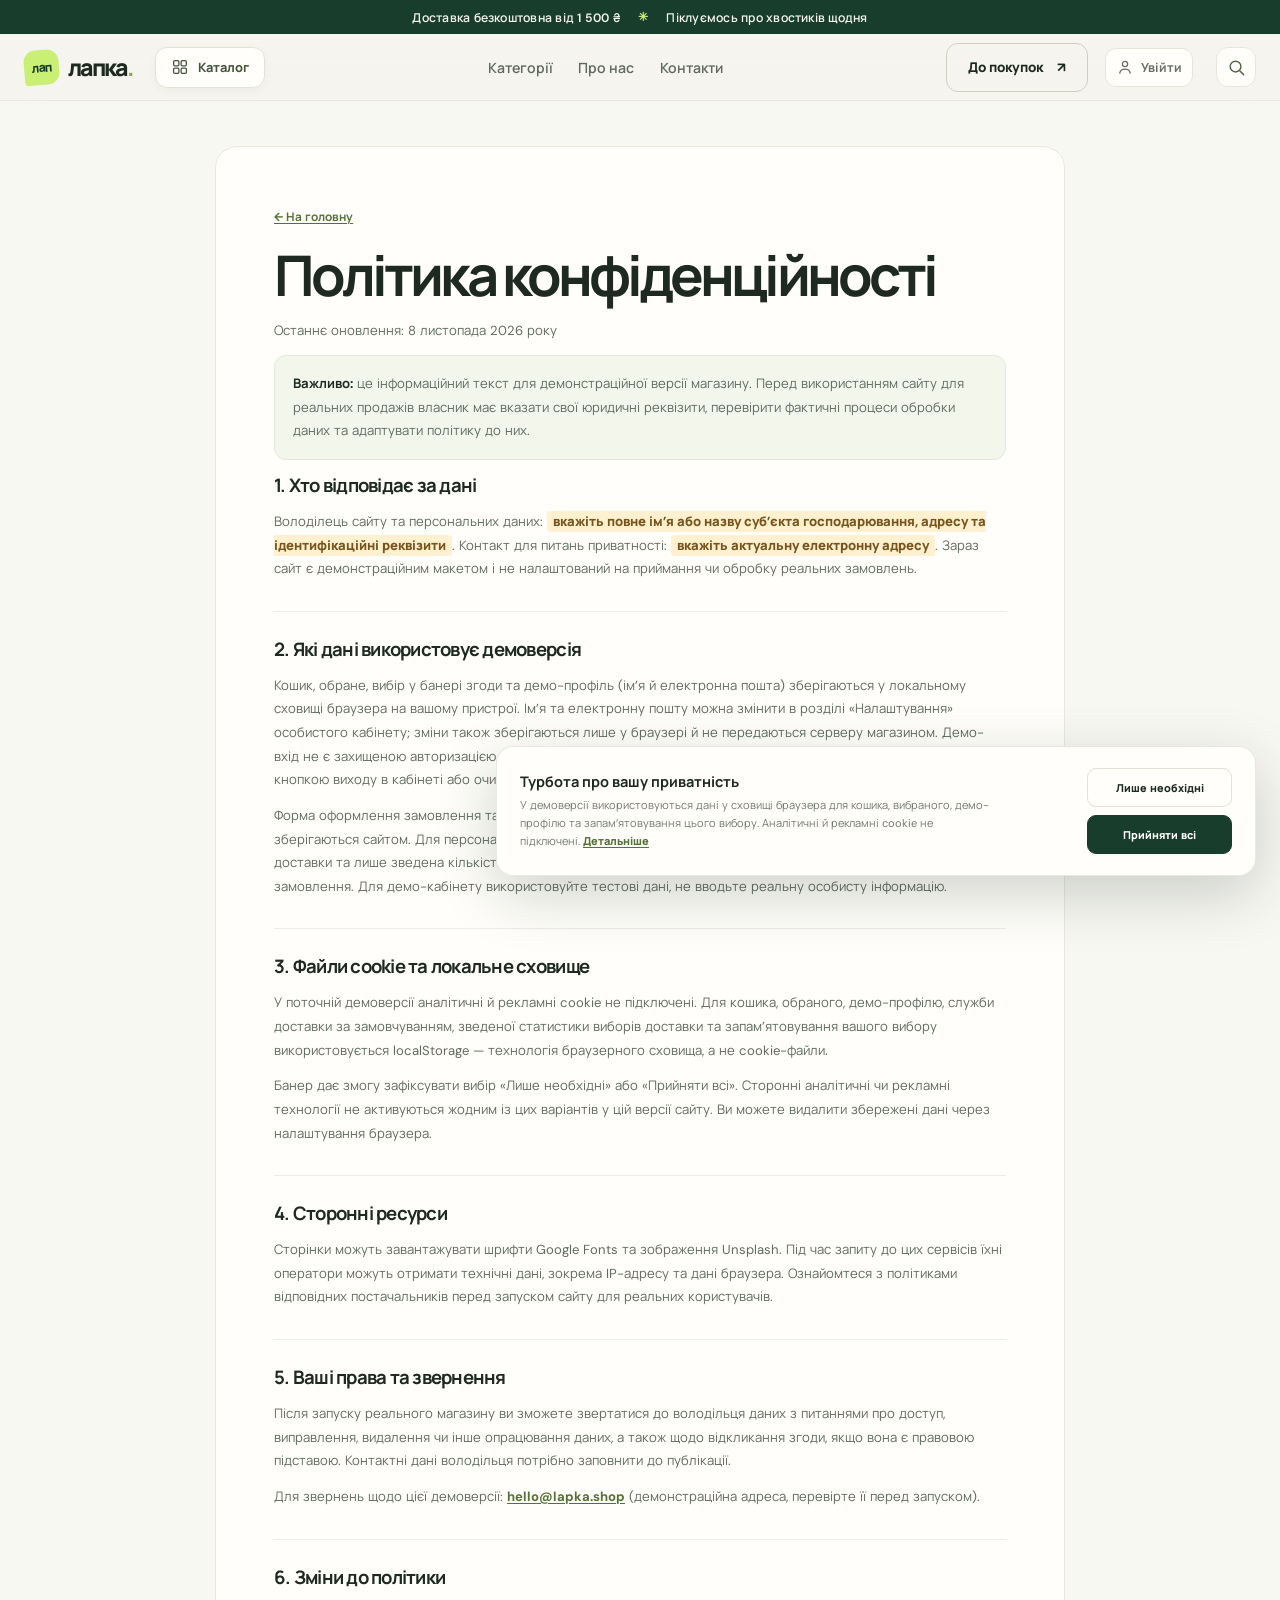
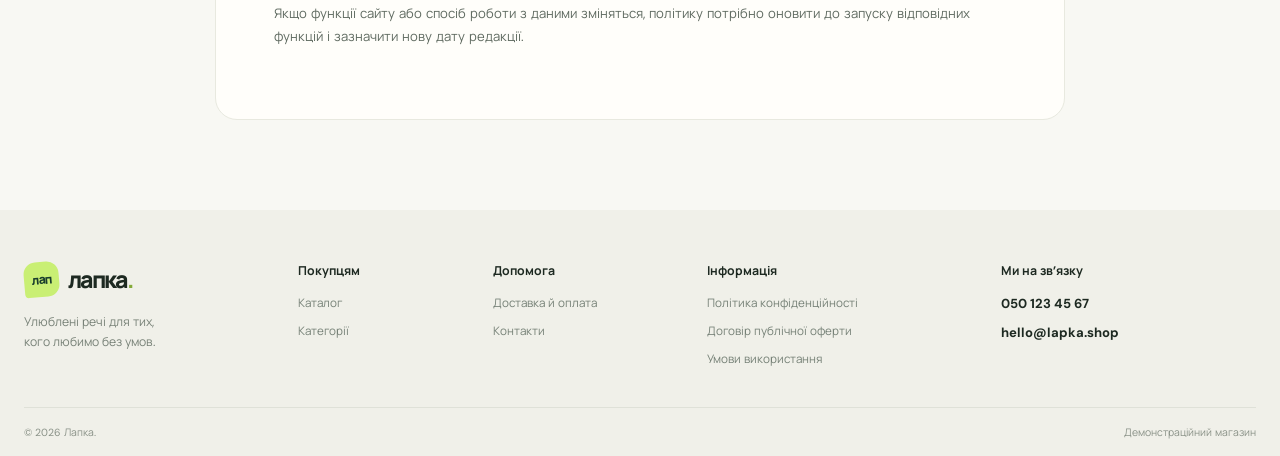
<file: privacy.html>
<!DOCTYPE html>
<html lang="uk">
  <head>
    <meta charset="UTF-8" />
    <meta name="viewport" content="width=device-width, initial-scale=1.0" />
    <meta name="theme-color" content="#f6f5ef" />
    <title>Політика конфіденційності — Лапка</title>
    <meta name="description" content="Інформація про приватність і використання локального сховища на сайті магазину Лапка." />
    <link rel="preconnect" href="https://fonts.googleapis.com" />
    <link rel="preconnect" href="https://fonts.gstatic.com" crossorigin />
    <link href="https://fonts.googleapis.com/css2?family=DM+Sans:wght@400;500;600;700;800&family=Manrope:wght@400;500;600;700;800&display=swap" rel="stylesheet" />
    <link rel="stylesheet" href="styles.css" />
    <script src="site-navigation.js" defer></script>
    <script src="cookie-consent.js" defer></script>
    <script src="account.js" defer></script>
  </head>
  <body>
    <div class="announcement"><div class="container announcement__inner"><span>Доставка безкоштовна від 1 500 ₴</span><span class="announcement__separator" aria-hidden="true">✳</span><span>Піклуємось про хвостиків щодня</span></div></div>
    <header class="site-header"><div class="container header__inner">
      <a class="brand" href="index.html#home" aria-label="Лапка — на головну"><span class="brand__icon" aria-hidden="true">лап</span><span class="brand__name">лапка<span>.</span></span></a>
      <div class="header-catalog"><a class="header-catalog__button" href="catalog.html"><svg viewBox="0 0 24 24" aria-hidden="true"><rect x="3.5" y="3.5" width="7" height="7" rx="1.5"/><rect x="13.5" y="3.5" width="7" height="7" rx="1.5"/><rect x="3.5" y="13.5" width="7" height="7" rx="1.5"/><rect x="13.5" y="13.5" width="7" height="7" rx="1.5"/></svg><span>Каталог</span></a><div class="main-nav__submenu" aria-label="Категорії каталогу"><a href="catalog.html?category=food">Корм</a><a href="catalog.html?category=treats">Ласощі</a><a href="catalog.html?category=toys">Іграшки</a><a href="catalog.html?category=accessories">Аксесуари</a><a href="catalog.html?category=care">Догляд</a></div></div><nav class="main-nav" id="main-nav" aria-label="Головна навігація"><a href="index.html#catalog-categories">Категорії</a><a href="index.html#about">Про нас</a><a href="index.html#contacts">Контакти</a></nav>
      <div class="header__actions"><a class="button button--outline" href="catalog.html">До покупок <span aria-hidden="true">↗</span></a><button class="mobile-menu-toggle" type="button" aria-label="Відкрити меню" aria-expanded="false" aria-controls="main-nav"><span></span><span></span></button></div>
    </div></header>
    <main class="legal-page"><article class="container legal-document">
      <a class="legal-back-link" href="index.html">← На головну</a>
      <h1>Політика конфіденційності</h1>
      <p class="legal-document__updated">Останнє оновлення: 8 листопада 2026 року</p>
      <p class="legal-notice"><strong>Важливо:</strong> це інформаційний текст для демонстраційної версії магазину. Перед використанням сайту для реальних продажів власник має вказати свої юридичні реквізити, перевірити фактичні процеси обробки даних та адаптувати політику до них.</p>
      <section><h2>1. Хто відповідає за дані</h2><p>Володілець сайту та персональних даних: <span class="legal-placeholder">вкажіть повне ім’я або назву суб’єкта господарювання, адресу та ідентифікаційні реквізити</span>. Контакт для питань приватності: <span class="legal-placeholder">вкажіть актуальну електронну адресу</span>. Зараз сайт є демонстраційним макетом і не налаштований на приймання чи обробку реальних замовлень.</p></section>
      <section><h2>2. Які дані використовує демоверсія</h2><p>Кошик, обране, вибір у банері згоди та демо-профіль (ім’я й електронна пошта) зберігаються у локальному сховищі браузера на вашому пристрої. Ім’я та електронну пошту можна змінити в розділі «Налаштування» особистого кабінету; зміни також зберігаються лише у браузері й не передаються серверу магазином. Демо-вхід не є захищеною авторизацією, пароль не використовується і не зберігається. Видалити профіль можна кнопкою виходу в кабінеті або очистивши дані сайту в налаштуваннях браузера.</p><p>Форма оформлення замовлення та форма підписки є демонстраційними: введені значення не надсилаються й не зберігаються сайтом. Для персоналізації доставки в браузері зберігається обрана за замовчуванням служба доставки та лише зведена кількість її виборів у демо-оформленнях — без імені, адреси чи інших даних замовлення. Для демо-кабінету використовуйте тестові дані, не вводьте реальну особисту інформацію.</p></section>
      <section><h2>3. Файли cookie та локальне сховище <span id="cookies"></span></h2><p>У поточній демоверсії аналітичні й рекламні cookie не підключені. Для кошика, обраного, демо-профілю, служби доставки за замовчуванням, зведеної статистики виборів доставки та запам’ятовування вашого вибору використовується localStorage — технологія браузерного сховища, а не cookie-файли.</p><p>Банер дає змогу зафіксувати вибір «Лише необхідні» або «Прийняти всі». Сторонні аналітичні чи рекламні технології не активуються жодним із цих варіантів у цій версії сайту. Ви можете видалити збережені дані через налаштування браузера.</p></section>
      <section><h2>4. Сторонні ресурси</h2><p>Сторінки можуть завантажувати шрифти Google Fonts та зображення Unsplash. Під час запиту до цих сервісів їхні оператори можуть отримати технічні дані, зокрема IP-адресу та дані браузера. Ознайомтеся з політиками відповідних постачальників перед запуском сайту для реальних користувачів.</p></section>
      <section><h2>5. Ваші права та звернення</h2><p>Після запуску реального магазину ви зможете звертатися до володільця даних з питаннями про доступ, виправлення, видалення чи інше опрацювання даних, а також щодо відкликання згоди, якщо вона є правовою підставою. Контактні дані володільця потрібно заповнити до публікації.</p><p>Для звернень щодо цієї демоверсії: <a href="mailto:hello@lapka.shop">hello@lapka.shop</a> (демонстраційна адреса, перевірте її перед запуском).</p></section>
      <section><h2>6. Зміни до політики</h2><p>Якщо функції сайту або спосіб роботи з даними зміняться, політику потрібно оновити до запуску відповідних функцій і зазначити нову дату редакції.</p></section>
    </article></main>
    <footer class="site-footer"><div class="container footer-main">
      <div class="footer-brand"><a class="brand" href="index.html#home"><span class="brand__icon" aria-hidden="true">лап</span><span class="brand__name">лапка<span>.</span></span></a><p>Улюблені речі для тих,<br />кого любимо без умов.</p></div>
      <div class="footer-column"><strong>Покупцям</strong><a href="catalog.html">Каталог</a><a href="index.html#catalog-categories">Категорії</a></div>
      <div class="footer-column"><strong>Допомога</strong><a href="delivery.html">Доставка й оплата</a><a href="index.html#contacts">Контакти</a></div>
      <div class="footer-column"><strong>Інформація</strong><a href="privacy.html">Політика конфіденційності</a><a href="offer.html">Договір публічної оферти</a><a href="terms.html">Умови використання</a></div>
      <div class="footer-column footer-column--contact"><strong>Ми на зв’язку</strong><a href="tel:+380501234567">050 123 45 67</a><a href="mailto:hello@lapka.shop">hello@lapka.shop</a></div>
    </div><div class="container footer-bottom"><span>© <span data-current-year></span> Лапка.</span><span>Демонстраційний магазин</span></div></footer>
    <aside class="cookie-banner" data-cookie-banner aria-label="Налаштування cookie" hidden><div class="cookie-banner__copy"><strong>Турбота про вашу приватність</strong><p>У демоверсії використовуються дані у сховищі браузера для кошика, вибраного, демо-профілю та запам’ятовування цього вибору. Аналітичні й рекламні cookie не підключені. <a href="privacy.html#cookies">Детальніше</a></p></div><div class="cookie-banner__actions"><button type="button" class="cookie-banner__necessary" data-cookie-choice="necessary">Лише необхідні</button><button type="button" class="cookie-banner__accept" data-cookie-choice="all">Прийняти всі</button></div></aside>
  </body>
</html>
</file>
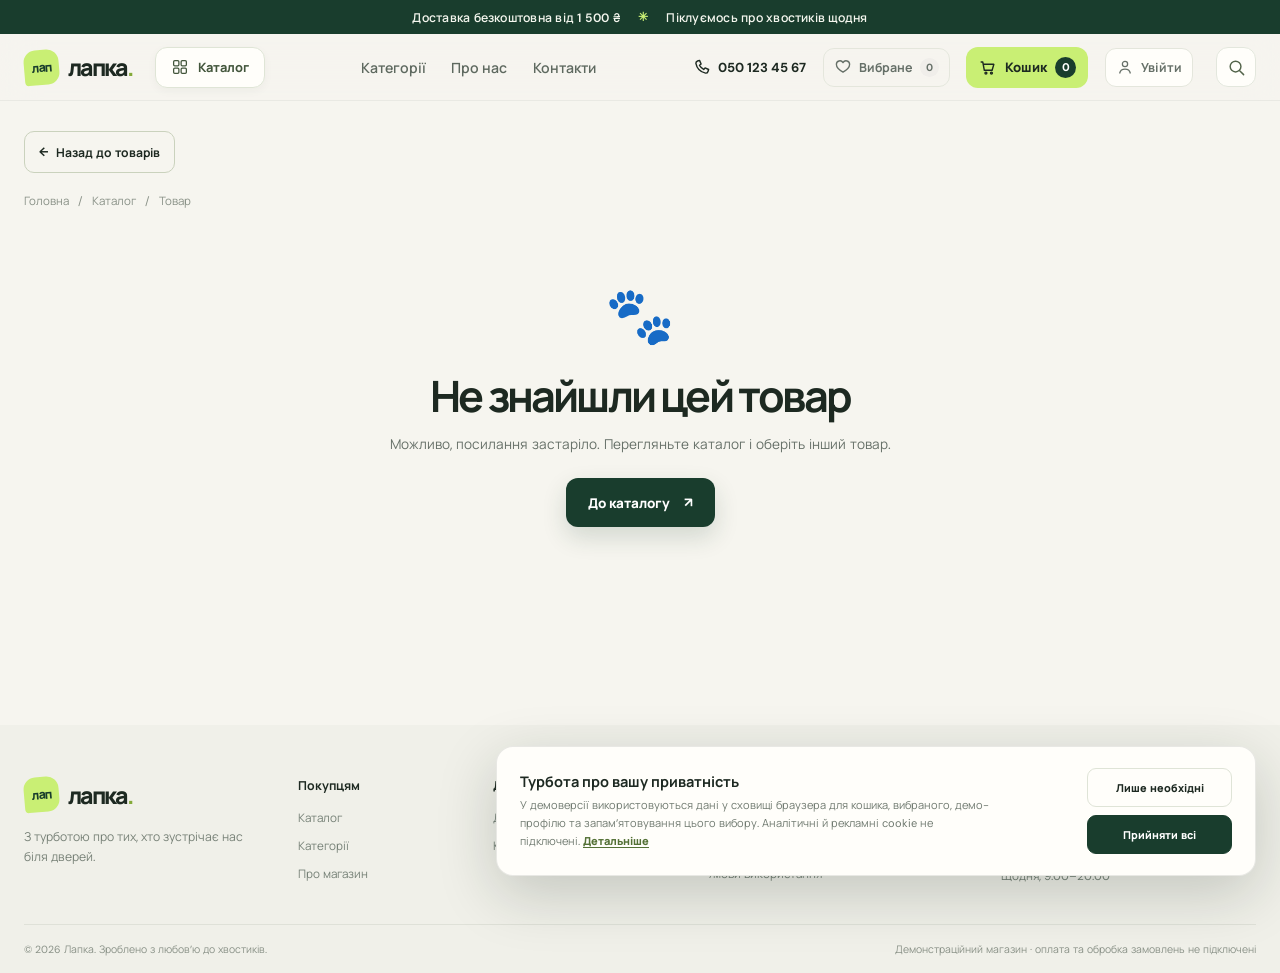
<file: product.html>
<!DOCTYPE html>
<html lang="uk">
  <head>
    <meta charset="UTF-8" />
    <meta name="viewport" content="width=device-width, initial-scale=1.0" />
    <meta name="theme-color" content="#f6f5ef" />
    <title>Товар — Лапка</title>
    <meta name="description" content="Опис, характеристики та демонстраційний статус наявності товару для улюбленця." />
    <link rel="preconnect" href="https://fonts.googleapis.com" />
    <link rel="preconnect" href="https://fonts.gstatic.com" crossorigin />
    <link href="https://fonts.googleapis.com/css2?family=DM+Sans:wght@400;500;600;700;800&family=Manrope:wght@400;500;600;700;800&display=swap" rel="stylesheet" />
    <link rel="stylesheet" href="styles.css" />
    <script src="product-data.js" defer></script>
    <script src="product-detail.js" defer></script>
    <script src="site-navigation.js" defer></script>
    <script src="cookie-consent.js" defer></script>
    <script src="account.js" defer></script>
  </head>
  <body>
    <div class="announcement">
      <div class="container announcement__inner">
        <span>Доставка безкоштовна від 1 500 ₴</span>
        <span class="announcement__separator" aria-hidden="true">✳</span>
        <span>Піклуємось про хвостиків щодня</span>
      </div>
    </div>

    <header class="site-header">
      <div class="container header__inner">
        <a class="brand" href="index.html#home" aria-label="Лапка — на головну">
          <span class="brand__icon" aria-hidden="true">лап</span>
          <span class="brand__name">лапка<span>.</span></span>
        </a>
        <div class="header-catalog">
          <a class="header-catalog__button" href="catalog.html"><svg viewBox="0 0 24 24" aria-hidden="true"><rect x="3.5" y="3.5" width="7" height="7" rx="1.5"/><rect x="13.5" y="3.5" width="7" height="7" rx="1.5"/><rect x="3.5" y="13.5" width="7" height="7" rx="1.5"/><rect x="13.5" y="13.5" width="7" height="7" rx="1.5"/></svg><span>Каталог</span></a>
          <div class="main-nav__submenu" aria-label="Категорії каталогу">
            <a href="catalog.html?category=food">Корм</a>
            <a href="catalog.html?category=treats">Ласощі</a>
            <a href="catalog.html?category=toys">Іграшки</a>
            <a href="catalog.html?category=accessories">Аксесуари</a>
            <a href="catalog.html?category=care">Догляд</a>
          </div>
        </div>
        <nav class="main-nav" id="main-nav" aria-label="Головна навігація">
          <a href="index.html#catalog-categories">Категорії</a>
          <a href="index.html#about">Про нас</a>
          <a href="index.html#contacts">Контакти</a>
        </nav>
        <div class="header__actions">
          <a class="header-phone" href="tel:+380501234567" aria-label="Зателефонувати: 050 123 45 67">
            <svg viewBox="0 0 24 24" aria-hidden="true"><path d="M7 3.8 9.5 3l2 4.5-2 1.7a15.4 15.4 0 0 0 5.3 5.3l1.7-2 4.5 2-.8 2.5a3 3 0 0 1-3.1 2.1A15.5 15.5 0 0 1 4.9 6.9 3 3 0 0 1 7 3.8Z"/></svg>
            <span>050 123 45 67</span>
          </a>
          <a class="favorites-button" href="favorites.html" aria-label="Показати вибране">
            <svg viewBox="0 0 24 24" aria-hidden="true"><path d="M20.8 8.7c0 5.2-8.8 10.1-8.8 10.1S3.2 13.9 3.2 8.7A4.7 4.7 0 0 1 12 6.2a4.7 4.7 0 0 1 8.8 2.5Z"/></svg>
            <span>Вибране</span>
            <span class="favorites-count" data-favorites-count>0</span>
          </a>
          <a class="cart-button" href="catalog.html?openCart=1" aria-label="Відкрити кошик">
            <svg viewBox="0 0 24 24" aria-hidden="true"><path d="M4 5h2l2 10.5h9.8L20 8H7"/><circle cx="10" cy="19" r="1.2"/><circle cx="17" cy="19" r="1.2"/></svg>
            <span>Кошик</span>
            <span class="cart-count" data-cart-count>0</span>
          </a>
          <button class="mobile-menu-toggle" type="button" aria-label="Відкрити меню" aria-expanded="false" aria-controls="main-nav">
            <span></span><span></span>
          </button>
        </div>
      </div>
    </header>

    <main class="product-detail-page">
      <div class="container">
        <a class="button button--outline product-back-button" href="catalog.html#catalog-products">
          <span aria-hidden="true">←</span> Назад до товарів
        </a>
        <nav class="catalog-breadcrumbs" aria-label="Навігаційний ланцюжок">
          <a href="index.html">Головна</a><span aria-hidden="true">/</span><a href="catalog.html">Каталог</a><span aria-hidden="true">/</span><span data-product-breadcrumb aria-current="page">Товар</span>
        </nav>

        <section class="product-detail" data-product-content hidden aria-labelledby="product-title">
          <div class="product-gallery">
            <div class="product-detail__visual product-art" data-product-art data-gallery-view="0">
              <span class="product-detail__badge" data-product-badge hidden></span>
              <span class="product-art__shape" aria-hidden="true"></span>
              <img class="product-detail__photo" data-product-photo alt="" hidden />
              <span class="product-detail__emoji" data-product-emoji aria-hidden="true"></span>
            </div>
            <div class="product-gallery__thumbnails" data-product-gallery aria-label="Інші фото товару"></div>
            <p class="product-gallery__note">Зараз тут демонстраційні ракурси. Реальні фото можна додати окремо для кожного товару.</p>
          </div>
          <div class="product-detail__content">
            <div class="product-detail__rating"><span aria-hidden="true">★</span> <span data-product-rating></span><span data-product-pet></span></div>
            <h1 id="product-title" data-product-name></h1>
            <p class="product-detail__summary" data-product-summary></p>
            <p class="product-detail__price" data-product-price></p>
            <p class="product-availability" role="status"><span class="product-availability__dot" aria-hidden="true"></span><span data-product-availability></span></p>
            <div class="product-detail__purchase">
              <label class="product-quantity">Кількість<input type="number" min="1" max="99" value="1" data-product-quantity /></label>
              <button class="button button--dark" type="button" data-product-add>Додати до кошика <span aria-hidden="true">↗</span></button>
              <button class="product-detail__favorite" type="button" data-product-favorite aria-pressed="false">
                <svg viewBox="0 0 24 24" aria-hidden="true"><path d="M20.8 8.7c0 5.2-8.8 10.1-8.8 10.1S3.2 13.9 3.2 8.7A4.7 4.7 0 0 1 12 6.2a4.7 4.7 0 0 1 8.8 2.5Z"/></svg>
                <span data-favorite-label>Додати до вибраного</span>
              </button>
            </div>
            <section class="product-delivery" aria-labelledby="product-delivery-title">
              <h2 id="product-delivery-title">Доставка</h2>
              <div class="product-delivery__options">
                <div class="product-delivery__option">
                  <span class="product-delivery__logo">
                    <img src="assets/delivery/nova-poshta.svg" alt="Логотип Нової пошти" />
                  </span>
                  <span>Нова пошта</span>
                </div>
                <div class="product-delivery__option">
                  <span class="product-delivery__logo">
                    <img src="assets/delivery/ukrposhta.svg" alt="Логотип Укрпошти" />
                  </span>
                  <span>Укрпошта</span>
                </div>
                <div class="product-delivery__option">
                  <span class="product-delivery__logo">
                    <img src="assets/delivery/meest.svg" alt="Логотип Meest" />
                  </span>
                  <span>Meest</span>
                </div>
                <div class="product-delivery__option">
                  <span class="product-delivery__logo product-delivery__logo--courier" aria-hidden="true">
                    <svg viewBox="0 0 24 24"><path d="M3 6h11v11H3zM14 10h4l3 3v4h-7z"/><circle cx="7.5" cy="18" r="1.8"/><circle cx="17.5" cy="18" r="1.8"/></svg>
                  </span>
                  <span>Кур’єр</span>
                </div>
              </div>
              <p>Логотипи належать відповідним компаніям. Способи доставки наведені для прикладу: перевізники та відправлення в демоверсії не підключені.</p>
            </section>
            <p class="product-detail__demo-note">Демонстраційний товар: опис і характеристики наведені для прикладу та потребують перевірки за даними реального виробника. Замовлення й оплата не підключені.</p>
          </div>
        </section>

        <section class="product-detail__information" data-product-information hidden>
          <div>
            <span class="eyebrow">Деталі товару</span>
            <h2>Опис</h2>
            <p data-product-description></p>
          </div>
          <div>
            <span class="eyebrow">Усе важливе</span>
            <h2>Характеристики</h2>
            <dl class="product-specifications" data-product-specs></dl>
          </div>
        </section>

        <section class="product-not-found" data-product-not-found hidden>
          <span aria-hidden="true">🐾</span>
          <h1>Не знайшли цей товар</h1>
          <p>Можливо, посилання застаріло. Перегляньте каталог і оберіть інший товар.</p>
          <a class="button button--dark" href="catalog.html">До каталогу <span aria-hidden="true">↗</span></a>
        </section>
      </div>
    </main>

    <footer class="site-footer">
      <div class="container footer-main">
        <div class="footer-brand">
          <a class="brand" href="index.html#home"><span class="brand__icon" aria-hidden="true">лап</span><span class="brand__name">лапка<span>.</span></span></a>
          <p>З турботою про тих, хто зустрічає нас біля дверей.</p>
        </div>
        <div class="footer-column"><strong>Покупцям</strong><a href="catalog.html">Каталог</a><a href="index.html#catalog-categories">Категорії</a><a href="index.html#about">Про магазин</a></div>
        <div class="footer-column"><strong>Допомога</strong><a href="delivery.html">Доставка й оплата</a><a href="index.html#contacts">Контакти</a></div>
        <div class="footer-column"><strong>Інформація</strong><a href="privacy.html">Політика конфіденційності</a><a href="offer.html">Договір публічної оферти</a><a href="terms.html">Умови використання</a></div>
        <div class="footer-column footer-column--contact"><strong>Ми на зв’язку</strong><a href="tel:+380501234567">050 123 45 67</a><a href="mailto:hello@lapka.shop">hello@lapka.shop</a><span>Щодня, 9:00–20:00</span></div>
      </div>
      <div class="container footer-bottom"><span>© <span data-current-year></span> Лапка. Зроблено з любов’ю до хвостиків.</span><span>Демонстраційний магазин · оплата та обробка замовлень не підключені</span></div>
    </footer>

    <aside class="cookie-banner" data-cookie-banner aria-label="Налаштування cookie" hidden>
      <div class="cookie-banner__copy">
        <strong>Турбота про вашу приватність</strong>
        <p>У демоверсії використовуються дані у сховищі браузера для кошика, вибраного, демо-профілю та запам’ятовування цього вибору. Аналітичні й рекламні cookie не підключені. <a href="privacy.html#cookies">Детальніше</a></p>
      </div>
      <div class="cookie-banner__actions">
        <button type="button" class="cookie-banner__necessary" data-cookie-choice="necessary">Лише необхідні</button>
        <button type="button" class="cookie-banner__accept" data-cookie-choice="all">Прийняти всі</button>
      </div>
    </aside>
    <div class="toast" data-toast role="status" aria-live="polite"></div>
  </body>
</html>
</file>
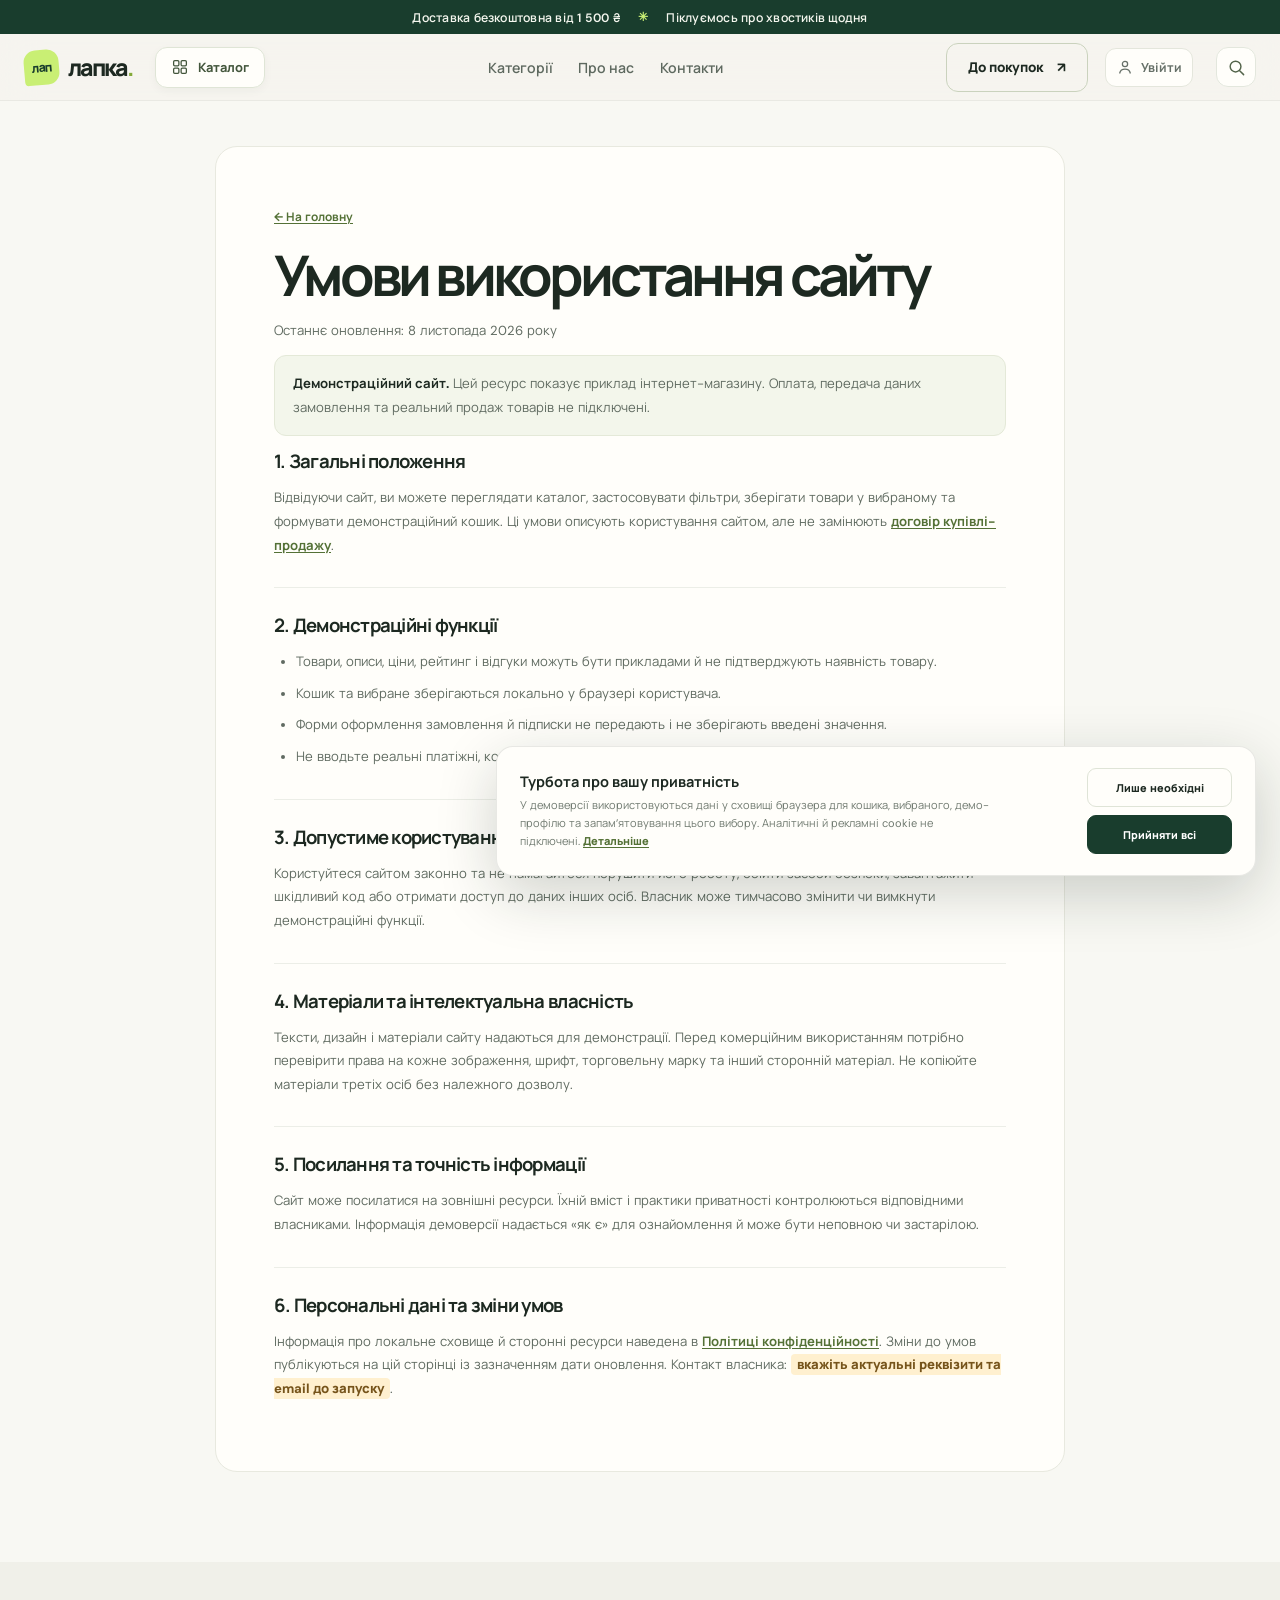
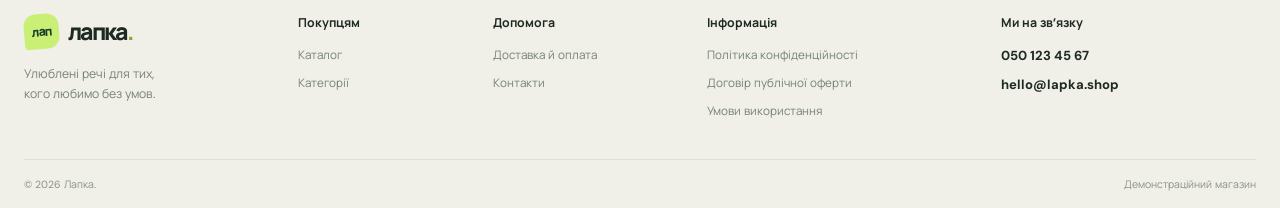
<file: terms.html>
<!DOCTYPE html>
<html lang="uk">
  <head>
    <meta charset="UTF-8" />
    <meta name="viewport" content="width=device-width, initial-scale=1.0" />
    <meta name="theme-color" content="#f6f5ef" />
    <title>Умови використання — Лапка</title>
    <meta name="description" content="Умови використання демонстраційного сайту магазину Лапка." />
    <link rel="preconnect" href="https://fonts.googleapis.com" /><link rel="preconnect" href="https://fonts.gstatic.com" crossorigin />
    <link href="https://fonts.googleapis.com/css2?family=DM+Sans:wght@400;500;600;700;800&family=Manrope:wght@400;500;600;700;800&display=swap" rel="stylesheet" />
    <link rel="stylesheet" href="styles.css" /><script src="site-navigation.js" defer></script><script src="cookie-consent.js" defer></script><script src="account.js" defer></script>
  </head>
  <body>
    <div class="announcement"><div class="container announcement__inner"><span>Доставка безкоштовна від 1 500 ₴</span><span class="announcement__separator" aria-hidden="true">✳</span><span>Піклуємось про хвостиків щодня</span></div></div>
    <header class="site-header"><div class="container header__inner"><a class="brand" href="index.html#home" aria-label="Лапка — на головну"><span class="brand__icon" aria-hidden="true">лап</span><span class="brand__name">лапка<span>.</span></span></a><div class="header-catalog"><a class="header-catalog__button" href="catalog.html"><svg viewBox="0 0 24 24" aria-hidden="true"><rect x="3.5" y="3.5" width="7" height="7" rx="1.5"/><rect x="13.5" y="3.5" width="7" height="7" rx="1.5"/><rect x="3.5" y="13.5" width="7" height="7" rx="1.5"/><rect x="13.5" y="13.5" width="7" height="7" rx="1.5"/></svg><span>Каталог</span></a><div class="main-nav__submenu" aria-label="Категорії каталогу"><a href="catalog.html?category=food">Корм</a><a href="catalog.html?category=treats">Ласощі</a><a href="catalog.html?category=toys">Іграшки</a><a href="catalog.html?category=accessories">Аксесуари</a><a href="catalog.html?category=care">Догляд</a></div></div><nav class="main-nav" id="main-nav" aria-label="Головна навігація"><a href="index.html#catalog-categories">Категорії</a><a href="index.html#about">Про нас</a><a href="index.html#contacts">Контакти</a></nav><div class="header__actions"><a class="button button--outline" href="catalog.html">До покупок <span aria-hidden="true">↗</span></a><button class="mobile-menu-toggle" type="button" aria-label="Відкрити меню" aria-expanded="false" aria-controls="main-nav"><span></span><span></span></button></div></div></header>
    <main class="legal-page"><article class="container legal-document">
      <a class="legal-back-link" href="index.html">← На головну</a><h1>Умови використання сайту</h1><p class="legal-document__updated">Останнє оновлення: 8 листопада 2026 року</p>
      <p class="legal-notice"><strong>Демонстраційний сайт.</strong> Цей ресурс показує приклад інтернет-магазину. Оплата, передача даних замовлення та реальний продаж товарів не підключені.</p>
      <section><h2>1. Загальні положення</h2><p>Відвідуючи сайт, ви можете переглядати каталог, застосовувати фільтри, зберігати товари у вибраному та формувати демонстраційний кошик. Ці умови описують користування сайтом, але не замінюють <a href="offer.html">договір купівлі-продажу</a>.</p></section>
      <section><h2>2. Демонстраційні функції</h2><ul><li>Товари, описи, ціни, рейтинг і відгуки можуть бути прикладами й не підтверджують наявність товару.</li><li>Кошик та вибране зберігаються локально у браузері користувача.</li><li>Форми оформлення замовлення й підписки не передають і не зберігають введені значення.</li><li>Не вводьте реальні платіжні, контактні чи інші конфіденційні дані у демонстраційні форми.</li></ul></section>
      <section><h2>3. Допустиме користування</h2><p>Користуйтеся сайтом законно та не намагайтеся порушити його роботу, обійти засоби безпеки, завантажити шкідливий код або отримати доступ до даних інших осіб. Власник може тимчасово змінити чи вимкнути демонстраційні функції.</p></section>
      <section><h2>4. Матеріали та інтелектуальна власність</h2><p>Тексти, дизайн і матеріали сайту надаються для демонстрації. Перед комерційним використанням потрібно перевірити права на кожне зображення, шрифт, торговельну марку та інший сторонній матеріал. Не копіюйте матеріали третіх осіб без належного дозволу.</p></section>
      <section><h2>5. Посилання та точність інформації</h2><p>Сайт може посилатися на зовнішні ресурси. Їхній вміст і практики приватності контролюються відповідними власниками. Інформація демоверсії надається «як є» для ознайомлення й може бути неповною чи застарілою.</p></section>
      <section><h2>6. Персональні дані та зміни умов</h2><p>Інформація про локальне сховище й сторонні ресурси наведена в <a href="privacy.html">Політиці конфіденційності</a>. Зміни до умов публікуються на цій сторінці із зазначенням дати оновлення. Контакт власника: <span class="legal-placeholder">вкажіть актуальні реквізити та email до запуску</span>.</p></section>
    </article></main>
    <footer class="site-footer"><div class="container footer-main"><div class="footer-brand"><a class="brand" href="index.html#home"><span class="brand__icon" aria-hidden="true">лап</span><span class="brand__name">лапка<span>.</span></span></a><p>Улюблені речі для тих,<br />кого любимо без умов.</p></div><div class="footer-column"><strong>Покупцям</strong><a href="catalog.html">Каталог</a><a href="index.html#catalog-categories">Категорії</a></div><div class="footer-column"><strong>Допомога</strong><a href="delivery.html">Доставка й оплата</a><a href="index.html#contacts">Контакти</a></div><div class="footer-column"><strong>Інформація</strong><a href="privacy.html">Політика конфіденційності</a><a href="offer.html">Договір публічної оферти</a><a href="terms.html">Умови використання</a></div><div class="footer-column footer-column--contact"><strong>Ми на зв’язку</strong><a href="tel:+380501234567">050 123 45 67</a><a href="mailto:hello@lapka.shop">hello@lapka.shop</a></div></div><div class="container footer-bottom"><span>© <span data-current-year></span> Лапка.</span><span>Демонстраційний магазин</span></div></footer>
    <aside class="cookie-banner" data-cookie-banner aria-label="Налаштування cookie" hidden><div class="cookie-banner__copy"><strong>Турбота про вашу приватність</strong><p>У демоверсії використовуються дані у сховищі браузера для кошика, вибраного, демо-профілю та запам’ятовування цього вибору. Аналітичні й рекламні cookie не підключені. <a href="privacy.html#cookies">Детальніше</a></p></div><div class="cookie-banner__actions"><button type="button" class="cookie-banner__necessary" data-cookie-choice="necessary">Лише необхідні</button><button type="button" class="cookie-banner__accept" data-cookie-choice="all">Прийняти всі</button></div></aside>
  </body>
</html>
</file>
<file: styles.css>
:root {
  --ink: #1d2921;
  --ink-soft: #667068;
  --paper: #f6f5ef;
  --white: #fffefa;
  --green: #c9ef74;
  --green-dark: #193d2d;
  --line: #e4e6dc;
  --pink: #f3d9d3;
  --yellow: #f3e8b8;
  --lavender: #e4e0f0;
  --shadow: 0 20px 60px rgba(30, 45, 35, 0.1);
}

* { box-sizing: border-box; }

html { scroll-behavior: smooth; }

body {
  margin: 0;
  background: var(--paper);
  color: var(--ink);
  font-family: 'DM Sans', 'Manrope', sans-serif;
  -webkit-font-smoothing: antialiased;
}

body.cart-is-open { overflow: hidden; }

button,
input,
select { font: inherit; }

button,
a { -webkit-tap-highlight-color: transparent; }

button { cursor: pointer; }

a { color: inherit; text-decoration: none; }

img { display: block; max-width: 100%; }

.container {
  width: min(1240px, calc(100% - 48px));
  margin-inline: auto;
}

.sr-only {
  position: absolute;
  width: 1px;
  height: 1px;
  padding: 0;
  margin: -1px;
  overflow: hidden;
  clip: rect(0, 0, 0, 0);
  white-space: nowrap;
  border: 0;
}

.announcement {
  background: var(--green-dark);
  color: #f5f7ef;
  font-size: 0.76rem;
  font-weight: 600;
  letter-spacing: 0.02em;
}

.announcement__inner {
  display: flex;
  justify-content: center;
  align-items: center;
  gap: 18px;
  min-height: 34px;
}

.announcement__separator { color: var(--green); }

.site-header {
  position: sticky;
  top: 0;
  z-index: 20;
  background: rgba(246, 245, 239, 0.91);
  border-bottom: 1px solid rgba(29, 41, 33, 0.06);
  backdrop-filter: blur(18px);
}

.header__inner {
  position: relative;
  display: flex;
  align-items: center;
  justify-content: space-between;
  gap: clamp(14px, 1.8vw, 26px);
  min-height: 66px;
}

.brand {
  display: inline-flex;
  align-items: center;
  gap: 9px;
  flex: 0 0 auto;
}

.brand__icon {
  display: grid;
  place-items: center;
  width: 35px;
  height: 35px;
  border-radius: 12px 12px 12px 4px;
  background: var(--green);
  color: var(--green-dark);
  font-size: 0.78rem;
  font-weight: 800;
  letter-spacing: -0.07em;
  transform: rotate(-5deg);
}

.brand__name {
  font-family: 'Manrope', sans-serif;
  font-size: 1.45rem;
  font-weight: 800;
  letter-spacing: -0.09em;
}

.brand__name > span { color: #84aa39; }

.main-nav {
  flex: 1 1 auto;
  display: flex;
  align-items: center;
  justify-content: center;
  gap: clamp(14px, 2vw, 28px);
  color: #5e695f;
  font-size: 0.88rem;
  font-weight: 600;
}

.mobile-catalog-link { display: none; }

.header-catalog { position: relative; flex: 0 0 auto; }
.header-catalog__button { display: inline-flex; align-items: center; gap: 9px; min-height: 41px; padding: 0 15px; border: 1px solid #dfe5d6; border-radius: 12px; background: #fffefa; color: #43563c; font-size: 0.8rem; font-weight: 750; box-shadow: 0 3px 10px rgba(29, 41, 33, 0.04); transition: border-color 0.2s ease, background 0.2s ease, box-shadow 0.2s ease, transform 0.2s ease; }
.header-catalog__button svg { width: 18px; height: 18px; fill: none; stroke: currentColor; stroke-width: 1.7; }
.header-catalog__button:hover,
.header-catalog__button:focus-visible { border-color: #bfcea9; background: #f0f4e9; box-shadow: 0 5px 14px rgba(54, 79, 45, 0.1); color: #365329; outline: none; transform: translateY(-1px); }
.main-nav__submenu { position: absolute; top: 100%; left: -28px; z-index: 30; display: grid; grid-template-columns: repeat(2, minmax(0, 1fr)); gap: 9px; width: 430px; padding: 16px; border: 1px solid #e7e9df; border-radius: 18px; background: #fffefa; box-shadow: 0 20px 44px rgba(20, 36, 24, 0.16); opacity: 0; pointer-events: none; transform: translateY(6px); transition: opacity 0.18s ease, transform 0.18s ease, visibility 0.18s ease; visibility: hidden; }
.main-nav__submenu::before { grid-column: 1 / -1; padding: 0 3px 3px; color: #84907c; content: "Оберіть категорію"; font-size: 0.65rem; font-weight: 800; letter-spacing: 0.1em; text-transform: uppercase; }
.header-catalog:hover .main-nav__submenu,
.header-catalog:focus-within .main-nav__submenu { opacity: 1; pointer-events: auto; transform: translateY(0); visibility: visible; }
.main-nav__submenu a { display: flex; align-items: center; gap: 11px; min-height: 72px; padding: 10px 12px; border: 1px solid #edf0e8; border-radius: 13px; background: #fbfcf8; color: #445344; font-size: 0.8rem; font-weight: 700; transition: background 0.18s ease, border-color 0.18s ease, transform 0.18s ease, color 0.18s ease; }
.main-nav__submenu a::before { display: grid; flex: 0 0 40px; place-items: center; width: 40px; height: 40px; border-radius: 12px; background: #edf3e4; content: ""; font-size: 1.25rem; }
.main-nav__submenu a[href*="category=food"]::before { content: "🥣"; }
.main-nav__submenu a[href*="category=treats"]::before { background: #fbf0df; content: "🦴"; }
.main-nav__submenu a[href*="category=toys"]::before { background: #f0eefa; content: "🧸"; }
.main-nav__submenu a[href*="category=accessories"]::before { background: #e9f2f4; content: "🐾"; }
.main-nav__submenu a[href*="category=care"]::before { background: #f8ece8; content: "🧴"; }
.main-nav__submenu a[href*="category=care"] { grid-column: 1 / -1; }
.main-nav__submenu a:hover,
.main-nav__submenu a:focus-visible { border-color: #c9d8b7; background: #f2f6ec; color: #3c562b; outline: none; transform: translateY(-2px); }
.main-nav__submenu a:hover { border-color: #c9d8b7; background: #f2f6ec; color: #3c562b; transform: translateY(-2px); }

.main-nav a,
.footer-column a {
  transition: color 0.2s ease;
}

.main-nav a:hover,
.footer-column a:hover { color: #699126; }

.header__actions {
  display: flex;
  align-items: center;
  gap: clamp(10px, 1.3vw, 18px);
}

.header-search-toggle,
.header-search__submit,
.header-search__close { display: grid; flex: 0 0 auto; place-items: center; width: 40px; height: 40px; padding: 0; border: 1px solid #e3e7dd; border-radius: 12px; background: #fffefa; color: #53644a; transition: background 0.2s ease, border-color 0.2s ease, color 0.2s ease, transform 0.2s ease; }
.header-search-toggle:hover,
.header-search__submit:hover,
.header-search__close:hover { border-color: #c9d8b7; background: #f0f4e9; color: #3c562b; transform: translateY(-1px); }
.header-search-toggle svg,
.header-search__submit svg { width: 19px; height: 19px; fill: none; stroke: currentColor; stroke-width: 1.8; stroke-linecap: round; stroke-linejoin: round; }
.header-search { position: absolute; inset: 7px 0; z-index: 2; display: flex; align-items: center; gap: 12px; padding: 0 10px 0 12px; border: 1px solid #dfe5d6; border-radius: 15px; background: #fffefa; box-shadow: 0 8px 26px rgba(29, 41, 33, 0.1); opacity: 0; pointer-events: none; transform: translateY(5px) scale(0.99); transition: opacity 0.22s ease, transform 0.22s ease, visibility 0.22s ease; visibility: hidden; }
.header__inner.is-search-open > :not(.header-search) { opacity: 0; pointer-events: none; transition: opacity 0.15s ease, visibility 0.15s ease; visibility: hidden; }
.header__inner.is-search-open .header-search { opacity: 1; pointer-events: auto; transform: translateY(0) scale(1); visibility: visible; }
.header-search__submit { width: 36px; height: 36px; border: 0; background: #edf3e4; }
.header-search__input { flex: 1; width: 0; min-width: 0; height: 100%; padding: 0; border: 0; outline: 0; background: transparent; color: var(--ink); font: inherit; font-size: 0.86rem; }
.header-search__input::placeholder { color: #899187; }
.header-search__input:focus-visible { outline: 0; }
.header-search__close { width: 34px; height: 34px; border: 0; background: transparent; color: #7d877d; font-size: 1.45rem; line-height: 1; }

.header-phone {
  display: inline-flex;
  align-items: center;
  gap: 7px;
  font-size: 0.82rem;
  font-weight: 700;
  white-space: nowrap;
}

.header-phone svg,
.cart-button svg,
.search-box svg {
  width: 19px;
  height: 19px;
  fill: none;
  stroke: currentColor;
  stroke-width: 1.8;
  stroke-linecap: round;
  stroke-linejoin: round;
}

.cart-button {
  display: inline-flex;
  align-items: center;
  gap: 8px;
  padding: 10px 12px;
  border: 0;
  border-radius: 12px;
  background: var(--green);
  color: var(--ink);
  font-size: 0.82rem;
  font-weight: 800;
  transition: transform 0.2s ease, background 0.2s ease;
}

.cart-button:hover { transform: translateY(-2px); background: #d7f694; }

.cart-count {
  display: grid;
  place-items: center;
  min-width: 21px;
  height: 21px;
  padding-inline: 5px;
  border-radius: 999px;
  background: var(--green-dark);
  color: white;
  font-size: 0.7rem;
}

.favorites-button {
  display: inline-flex;
  align-items: center;
  gap: 7px;
  min-height: 39px;
  padding: 8px 10px;
  border: 1px solid var(--line);
  border-radius: 11px;
  background: transparent;
  color: var(--ink-soft);
  font-size: 0.78rem;
  font-weight: 700;
  transition: color 0.2s ease, border-color 0.2s ease, background 0.2s ease;
}

.favorites-button:hover,
.favorites-button.is-active { border-color: #e8bcb4; background: #fff4f1; color: #b94f55; }
.favorites-button svg { width: 18px; height: 18px; fill: none; stroke: currentColor; stroke-width: 1.8; stroke-linecap: round; stroke-linejoin: round; }
.favorites-button.is-active svg { fill: currentColor; }
.favorites-count { display: grid; place-items: center; min-width: 19px; height: 19px; padding-inline: 4px; border-radius: 999px; background: #f0eeea; color: inherit; font-size: 0.65rem; }
.favorites-button.is-active .favorites-count { background: #f3d9d3; }

.account-button { display: inline-flex; align-items: center; justify-content: center; gap: 7px; min-height: 39px; padding: 8px 10px; border: 1px solid var(--line); border-radius: 11px; background: #fffefa; color: var(--ink-soft); font-size: 0.78rem; font-weight: 700; white-space: nowrap; transition: border-color 0.2s ease, color 0.2s ease, background 0.2s ease; }
.account-button:hover { border-color: #b7c99b; background: #f3f7eb; color: var(--green-dark); }
.account-button svg { width: 18px; height: 18px; fill: none; stroke: currentColor; stroke-width: 1.7; stroke-linecap: round; stroke-linejoin: round; }

.mobile-menu-toggle { display: none; }

.hero {
  position: relative;
  overflow: hidden;
  padding: 75px 0 68px;
  background:
    radial-gradient(ellipse at 75% 48%, rgba(201, 239, 116, 0.21), transparent 34%),
    var(--paper);
}

.hero__grid {
  display: grid;
  grid-template-columns: 1fr 0.9fr;
  align-items: center;
  gap: 30px;
  min-height: 470px;
}

.hero__copy { position: relative; z-index: 2; padding-bottom: 8px; }

.eyebrow {
  display: inline-flex;
  align-items: center;
  gap: 8px;
  margin-bottom: 17px;
  color: #6b8f34;
  font-size: 0.7rem;
  font-weight: 800;
  letter-spacing: 0.12em;
  text-transform: uppercase;
}

.eyebrow__dot {
  width: 7px;
  height: 7px;
  border-radius: 50%;
  background: #83aa40;
  box-shadow: 0 0 0 4px rgba(131, 170, 64, 0.13);
}

h1,
h2,
h3,
p { margin-top: 0; }

.hero h1 {
  max-width: 690px;
  margin-bottom: 21px;
  font-family: 'Manrope', sans-serif;
  font-size: clamp(3.1rem, 6vw, 5.3rem);
  font-weight: 700;
  letter-spacing: -0.085em;
  line-height: 0.99;
}

.hero h1 span { color: #779a42; }

.hero__copy > p {
  max-width: 500px;
  margin-bottom: 27px;
  color: var(--ink-soft);
  font-size: 1rem;
  line-height: 1.75;
}

.hero__actions {
  display: flex;
  align-items: center;
  flex-wrap: wrap;
  gap: 20px;
}

.button {
  display: inline-flex;
  align-items: center;
  justify-content: center;
  gap: 14px;
  min-height: 49px;
  padding: 0 21px;
  border: 1px solid transparent;
  border-radius: 12px;
  font-size: 0.84rem;
  font-weight: 800;
  transition: transform 0.2s ease, box-shadow 0.2s ease, background 0.2s ease;
}

.button:hover { transform: translateY(-2px); }

.button--dark {
  background: var(--green-dark);
  color: white;
  box-shadow: 0 10px 24px rgba(25, 61, 45, 0.16);
}

.button--dark:hover {
  background: #23523c;
  box-shadow: 0 14px 28px rgba(25, 61, 45, 0.23);
}

.button--outline {
  border-color: #cad2bd;
  background: transparent;
  color: var(--ink);
}

.button--outline:hover { background: white; }

.button--full { width: 100%; }

.hero__caption { color: var(--ink-soft); font-size: 0.77rem; }

.hero__social-proof {
  display: flex;
  align-items: center;
  gap: 12px;
  margin-top: 32px;
}

.avatar-stack { display: flex; padding-left: 4px; }

.avatar-stack span {
  display: grid;
  place-items: center;
  width: 32px;
  height: 32px;
  margin-left: -5px;
  border: 2px solid var(--paper);
  border-radius: 50%;
  background: white;
  font-size: 0.84rem;
}

.hero__social-proof p { display: grid; gap: 2px; margin: 0; font-size: 0.77rem; }
.hero__social-proof p strong { font-size: 0.83rem; }
.hero__social-proof p span { color: var(--ink-soft); }

.hero__art {
  position: relative;
  min-height: 470px;
  perspective: 1100px;
  isolation: isolate;
}

.hero__sun {
  position: absolute;
  top: 49%;
  left: 52%;
  width: min(380px, 85%);
  aspect-ratio: 1;
  border-radius: 50%;
  background: radial-gradient(circle at 34% 29%, #f5f8dc, #dcefba 55%, #c4d99e);
  box-shadow: inset -22px -24px 45px rgba(106, 137, 65, 0.13), 0 22px 48px rgba(81, 103, 56, 0.1);
  transform: translate(-50%, -50%);
}

.hero__illustration {
  position: absolute;
  z-index: 1;
  display: grid;
  place-items: end center;
  overflow: hidden;
  border: 8px solid rgba(255, 254, 250, 0.94);
  transform-style: preserve-3d;
  backface-visibility: hidden;
  box-shadow: 0 36px 55px rgba(54, 60, 39, 0.2), 0 12px 18px rgba(54, 60, 39, 0.12), inset 0 0 0 1px rgba(255, 255, 255, 0.76);
}

.hero__illustration svg { display: block; width: 100%; height: 100%; }
.hero__illustration::after { position: absolute; inset: 0; border-radius: inherit; background: linear-gradient(132deg, rgba(255, 255, 255, 0.38), transparent 34%, transparent 72%, rgba(52, 65, 42, 0.1)); content: ""; pointer-events: none; }

.hero__illustration--dog {
  top: 6%;
  left: 14%;
  width: 58%;
  height: 78%;
  border-radius: 49% 49% 18px 18px;
  background: radial-gradient(ellipse at 33% 24%, #fff8e9 0, #f8e7c9 38%, #eac89e 72%, #d2a977 100%);
  animation: dogFloat 7s ease-in-out infinite;
}

.hero__illustration--cat {
  right: 2%;
  bottom: 1%;
  width: 38%;
  height: 46%;
  border-width: 7px;
  border-radius: 48% 48% 16px 16px;
  background: radial-gradient(ellipse at 30% 20%, #fffdf0 0, #edf0d9 42%, #d5dfc2 78%, #b6c69d 100%);
  animation: catFloat 6s ease-in-out infinite;
}

.hero__sticker {
  position: absolute;
  z-index: 2;
  display: grid;
  place-items: center;
  width: 108px;
  height: 108px;
  border-radius: 50%;
  background: var(--green);
  color: var(--green-dark);
  font-size: 0.75rem;
  font-weight: 800;
  line-height: 1.35;
  text-align: center;
  transform: rotate(9deg);
}

.hero__sticker--top { top: 2%; right: 6%; }

.hero__sticker--bottom {
  bottom: 4%;
  left: 4%;
  width: 95px;
  height: 95px;
  background: #f5d6c8;
  transform: rotate(-12deg);
}

.hero__sticker--bottom span { font-size: 1.1rem; }

.hero__spark {
  position: absolute;
  z-index: 2;
  color: #8aa94f;
  font-size: 2.2rem;
  animation: sparkTurn 12s linear infinite;
}

.hero__spark--one { top: 20%; left: 5%; }
.hero__spark--two { right: 0; bottom: 14%; font-size: 1.4rem; animation-direction: reverse; }

.hero__copy > * { animation: heroRise 0.65s both; }
.hero__copy > :nth-child(1) { animation-delay: 0.05s; }
.hero__copy > :nth-child(2) { animation-delay: 0.13s; }
.hero__copy > :nth-child(3) { animation-delay: 0.21s; }
.hero__copy > :nth-child(4) { animation-delay: 0.29s; }
.hero__copy > :nth-child(5) { animation-delay: 0.37s; }
.hero__art { animation: heroArtArrive 0.8s 0.12s both; }
.hero__sticker--top { animation: stickerFloat 5s ease-in-out infinite; }
.hero__sticker--bottom { animation: stickerFloat 5.8s 0.4s ease-in-out infinite; }

.benefits {
  padding: 25px 0;
  border-top: 1px solid #e8e9df;
  border-bottom: 1px solid #e8e9df;
  background: rgba(255, 254, 250, 0.66);
}

.benefits__grid {
  display: grid;
  grid-template-columns: repeat(4, 1fr);
  gap: 20px;
}

.benefits__grid > div {
  display: flex;
  align-items: center;
  justify-content: center;
  gap: 12px;
  transition: transform 0.22s ease;
}
.benefits__grid > div:hover { transform: translateY(-4px); }

.benefit-icon { font-size: 1.35rem; }
.benefits__grid > div > span:last-child { display: grid; gap: 3px; }
.benefits strong { font-size: 0.78rem; }
.benefits small { color: var(--ink-soft); font-size: 0.7rem; }

[data-motion-reveal] { opacity: 0; transform: translateY(20px); transition: opacity 0.55s ease, transform 0.55s cubic-bezier(0.2, 0.75, 0.25, 1); }
[data-motion-reveal].is-motion-visible { opacity: 1; transform: translateY(0); }
.category-card[data-motion-reveal]:nth-child(2),
.review-card[data-motion-reveal]:nth-child(2),
.benefits__grid > [data-motion-reveal]:nth-child(2) { transition-delay: 0.08s; }
.category-card[data-motion-reveal]:nth-child(3),
.review-card[data-motion-reveal]:nth-child(3),
.benefits__grid > [data-motion-reveal]:nth-child(3) { transition-delay: 0.16s; }
.category-card[data-motion-reveal]:nth-child(4),
.review-card[data-motion-reveal]:nth-child(4),
.benefits__grid > [data-motion-reveal]:nth-child(4) { transition-delay: 0.24s; }

.section { padding: 84px 0; }

.categories-section { padding-bottom: 70px; }

.section-heading {
  display: flex;
  align-items: end;
  justify-content: space-between;
  gap: 20px;
  margin-bottom: 28px;
}

.section-heading .eyebrow { margin-bottom: 10px; }

.section-heading h2 {
  margin: 0;
  font-family: 'Manrope', sans-serif;
  font-size: clamp(2rem, 4vw, 3rem);
  font-weight: 700;
  letter-spacing: -0.07em;
  line-height: 1.1;
}

.text-link {
  display: inline-flex;
  align-items: center;
  gap: 9px;
  padding-bottom: 5px;
  border-bottom: 1px solid #abb69b;
  font-size: 0.82rem;
  font-weight: 700;
  white-space: nowrap;
}

.text-link:hover { color: #6b8f34; border-color: #6b8f34; }

.category-grid { display: grid; grid-template-columns: repeat(3, 1fr); gap: 16px; }

.category-card {
  position: relative;
  display: flex;
  align-items: center;
  gap: 16px;
  min-height: 130px;
  padding: 22px;
  overflow: hidden;
  border: 1px solid transparent;
  border-radius: 18px;
  color: var(--ink);
  text-align: left;
  transition: transform 0.25s ease, box-shadow 0.25s ease;
}

.category-card:hover { transform: translateY(-4px); box-shadow: var(--shadow); }
.category-card--dog { background: #e8edcf; }
.category-card--cat { background: #f1dfd9; }
.category-card--all { background: #e3e1ef; }
.category-card__emoji { font-size: 2.5rem; transition: transform 0.25s ease; }
.category-card:hover .category-card__emoji { transform: rotate(-8deg) scale(1.1); }
.category-card > span:nth-child(2) { display: grid; gap: 6px; }
.category-card strong { font-family: 'Manrope', sans-serif; font-size: 1.08rem; letter-spacing: -0.03em; }
.category-card small { color: #667068; font-size: 0.74rem; }
.category-card__arrow { position: absolute; top: 17px; right: 18px; font-size: 1rem; }

.products-section { background: #fffefa; }
.products-section,
.categories-section,
#catalog-products { scroll-margin-top: 96px; }
.catalog-page-intro { padding: 46px 0 32px; background: var(--paper); }
.catalog-breadcrumbs { display: flex; align-items: center; gap: 9px; margin-bottom: 14px; color: #899187; font-size: 0.72rem; }
.catalog-breadcrumbs a:hover { color: var(--green-dark); }
.catalog-page-intro h1 { max-width: 820px; margin: 0 0 10px; font-family: 'Manrope', sans-serif; font-size: clamp(2.4rem, 5vw, 4rem); line-height: 1.05; letter-spacing: -0.075em; }
.catalog-page-intro p { max-width: 650px; margin: 0; color: var(--ink-soft); font-size: 0.9rem; line-height: 1.7; }

.catalog-promo {
  position: relative;
  display: grid;
  grid-template-columns: 1.05fr 0.95fr;
  align-items: center;
  min-height: 390px;
  margin-bottom: 22px;
  padding: clamp(32px, 5vw, 64px);
  overflow: hidden;
  border-radius: 26px;
  background:
    radial-gradient(ellipse at 79% 50%, rgba(201, 239, 116, 0.46), transparent 35%),
    #e8efda;
}

.catalog-promo__copy { position: relative; z-index: 2; max-width: 520px; }
.catalog-promo__label { display: inline-flex; align-items: center; gap: 8px; margin-bottom: 18px; color: #647d40; font-size: 0.75rem; font-weight: 800; letter-spacing: 0.04em; text-transform: uppercase; }
.catalog-promo__label span { color: #789b3f; font-size: 1.05rem; }
.catalog-promo h2 { margin: 0 0 14px; font-family: 'Manrope', sans-serif; font-size: clamp(2.4rem, 5vw, 4.15rem); line-height: 1.02; letter-spacing: -0.075em; }
.catalog-promo__copy > p { max-width: 400px; margin-bottom: 23px; color: #65705e; font-size: 0.91rem; line-height: 1.7; }
.catalog-promo__button { display: inline-flex; align-items: center; gap: 15px; min-height: 48px; padding: 0 18px; border-radius: 11px; background: var(--green-dark); color: #fff; font-size: 0.78rem; font-weight: 800; transition: background 0.2s ease, transform 0.2s ease; }
.catalog-promo__button:hover { transform: translateY(-2px); background: #2b6045; }
.catalog-promo__shipping { display: block; margin-top: 15px; color: #65705e; font-size: 0.71rem; font-weight: 700; }
.catalog-promo__art { position: relative; display: grid; place-items: center; min-height: 285px; }
.catalog-promo__sun { position: absolute; width: min(27vw, 310px); aspect-ratio: 1; border: 1px solid rgba(37, 60, 42, 0.08); border-radius: 50%; background: rgba(255, 254, 250, 0.52); box-shadow: 0 20px 70px rgba(62, 89, 46, 0.08); }
.catalog-promo__pet { position: absolute; display: grid; place-items: center; filter: drop-shadow(0 18px 16px rgba(24, 35, 26, 0.14)); }
.catalog-promo__pet--dog { left: 18%; font-size: clamp(7rem, 13vw, 11rem); transform: rotate(-8deg); animation: dogFloat 5s ease-in-out infinite; }
.catalog-promo__pet--cat { right: 7%; bottom: 8%; font-size: clamp(4.5rem, 8vw, 6.5rem); transform: rotate(7deg); animation: catFloat 5.5s ease-in-out infinite; }
.catalog-promo__spark { position: absolute; color: #799943; font-size: 2rem; animation: sparkTurn 12s linear infinite; }
.catalog-promo__spark--one { top: 9%; right: 14%; }
.catalog-promo__spark--two { bottom: 12%; left: 12%; color: #d29d47; font-size: 1.5rem; animation-direction: reverse; }

.catalog-promo-grid { display: grid; grid-template-columns: repeat(2, minmax(0, 1fr)); gap: 16px; margin-bottom: 76px; }
.catalog-promo-tile { position: relative; display: flex; align-items: center; justify-content: space-between; min-height: 190px; padding: 27px 30px; overflow: hidden; border-radius: 19px; }
.catalog-promo-tile--treats { background: #f3e5c9; }
.catalog-promo-tile--toys { background: #e2e0ef; }
.catalog-promo-tile > div { position: relative; z-index: 1; }
.catalog-promo-tile__eyebrow { color: #758064; font-size: 0.65rem; font-weight: 800; letter-spacing: 0.06em; text-transform: uppercase; }
.catalog-promo-tile h3 { max-width: 250px; margin: 9px 0 15px; font-family: 'Manrope', sans-serif; font-size: clamp(1.15rem, 2vw, 1.6rem); line-height: 1.15; letter-spacing: -0.05em; }
.catalog-promo-tile button { display: inline-flex; align-items: center; gap: 8px; padding: 0 0 4px; border: 0; border-bottom: 1px solid rgba(29, 41, 33, 0.35); background: transparent; color: var(--green-dark); font-size: 0.72rem; font-weight: 800; }
.catalog-promo-tile button:hover { color: #6b8f34; border-color: #6b8f34; }
.catalog-promo-tile__art { margin-left: 10px; font-size: clamp(3.2rem, 6vw, 5.3rem); filter: drop-shadow(0 12px 12px rgba(24, 35, 26, 0.12)); transform: rotate(-11deg); transition: transform 0.25s ease; }
.catalog-promo-tile:hover .catalog-promo-tile__art { transform: rotate(5deg) scale(1.08); }

.section-heading--products { align-items: center; }

.product-tools { display: flex; align-items: center; gap: 10px; }

.search-box {
  display: flex;
  align-items: center;
  gap: 9px;
  width: min(260px, 30vw);
  padding: 10px 12px;
  border: 1px solid var(--line);
  border-radius: 11px;
  color: #7e887d;
  background: #fff;
}

.search-box svg { flex: 0 0 auto; width: 17px; height: 17px; }
.search-box input { width: 100%; min-width: 0; border: 0; outline: 0; background: transparent; color: var(--ink); font-size: 0.75rem; }
.search-box input::placeholder { color: #9aa198; }

.sort-select { position: relative; display: block; flex: 0 0 auto; }
.sort-select::after,
.cabinet-delivery-select::after,
.checkout-select::after { position: absolute; top: 50%; right: 14px; width: 7px; height: 7px; border-right: 1.7px solid #71806d; border-bottom: 1.7px solid #71806d; content: ""; pointer-events: none; transform: translateY(-70%) rotate(45deg); transition: border-color 0.2s ease; }
.sort-select:hover::after,
.cabinet-delivery-select:hover::after,
.checkout-select:hover::after,
.sort-select:focus-within::after,
.cabinet-delivery-select:focus-within::after,
.checkout-select:focus-within::after { border-color: #496735; }
.sort-select select {
  min-width: 154px;
  min-height: 42px;
  padding: 0 34px 0 13px;
  appearance: none;
  border: 1px solid #e2e8d9;
  border-radius: 12px;
  outline: 0;
  background: linear-gradient(110deg, #fffefa 0%, #f8faf4 100%);
  box-shadow: 0 3px 10px rgba(29, 41, 33, 0.035);
  color: #53644a;
  font-size: 0.72rem;
  font-weight: 650;
  cursor: pointer;
  transition: border-color 0.2s ease, box-shadow 0.2s ease;
}
.sort-select select:hover,
.sort-select select:focus-visible { border-color: #c9d8b7; box-shadow: 0 0 0 3px rgba(137, 169, 90, 0.12); }
.catalog-layout { display: grid; grid-template-columns: 238px minmax(0, 1fr); align-items: start; gap: 28px; }

.filters-toggle { display: none; }

.filters-panel {
  position: sticky;
  top: 98px;
  padding: 21px 19px;
  border: 1px solid var(--line);
  border-radius: 17px;
  background: #fff;
}

.filters-panel__heading { display: flex; align-items: center; justify-content: space-between; gap: 10px; padding-bottom: 16px; }
.filters-panel__heading h3 { margin: 0; font-family: 'Manrope', sans-serif; font-size: 1.05rem; letter-spacing: -0.04em; }
.filters-reset { padding: 4px 0; border: 0; background: transparent; color: #71864f; font-size: 0.7rem; font-weight: 700; }
.filters-reset:hover { color: var(--green-dark); text-decoration: underline; }

.filter-group { display: grid; gap: 12px; min-width: 0; margin: 0; padding: 16px 0; border: 0; border-top: 1px solid #edf0e9; }
.filter-group legend { float: left; width: 100%; margin-bottom: 12px; padding: 0; font-size: 0.78rem; font-weight: 800; }
.filter-option { display: flex; align-items: center; gap: 9px; color: #59645b; font-size: 0.73rem; cursor: pointer; }
.filter-option input { width: 16px; height: 16px; flex: 0 0 auto; margin: 0; accent-color: var(--green-dark); }
.filter-option small { margin-left: auto; color: #9aa198; font-size: 0.66rem; }
.price-range { display: grid; grid-template-columns: 1fr 1fr; gap: 9px; }
.price-range label { display: grid; gap: 6px; color: #7b857b; font-size: 0.67rem; }
.price-range input { width: 100%; min-width: 0; height: 38px; padding: 0 9px; border: 1px solid var(--line); border-radius: 9px; outline: 0; color: var(--ink); background: #fffefa; font-size: 0.74rem; }
.price-range input:focus { border-color: #89a95a; box-shadow: 0 0 0 3px rgba(137, 169, 90, 0.14); }

.catalog-results { min-width: 0; }
.catalog-results__meta { display: flex; justify-content: space-between; align-items: center; min-height: 22px; margin-bottom: 16px; color: #7c867c; font-size: 0.72rem; }
.home-catalog-more { display: flex; justify-content: center; padding-top: 32px; }
.home-catalog-more .button { min-width: 250px; }
.product-grid { display: grid; grid-template-columns: repeat(3, minmax(0, 1fr)); gap: 24px 18px; }
.product-grid[hidden],
.empty-state[hidden],
.cart-empty[hidden],
.cart-drawer__footer[hidden],
[data-checkout-grid][hidden],
[data-checkout-empty][hidden],
[data-checkout-complete][hidden],
[data-checkout-mobile-bar][hidden] { display: none; }

.product-card { min-width: 0; animation: productAppear 0.4s both; }

.product-card__image {
  position: relative;
  display: grid;
  place-items: center;
  min-height: 250px;
  overflow: hidden;
  border-radius: 18px;
}

.product-card__image-link {
  position: absolute;
  z-index: 1;
  inset: 0;
  display: grid;
  place-items: center;
}

.product-card__image-link:focus-visible { outline: 3px solid var(--green-dark); outline-offset: -5px; }

.product-art { isolation: isolate; overflow: hidden; }
.product-art--treats { background: #f1e4c9; }
.product-art--food { background: #dde8d0; }
.product-art--walk { background: #e6deef; }
.product-art--bed { background: #f0dfda; }
.product-art--toy { background: #f4e9be; }
.product-art--wand { background: #d9e8e7; }
.product-art--care { background: #e1ead4; }
.product-art--fish { background: #efe1d2; }

.product-art__shape {
  position: absolute;
  z-index: -1;
  width: 158px;
  height: 185px;
  border: 1px solid rgba(37, 60, 42, 0.09);
  border-radius: 48% 52% 43% 57%;
  background: rgba(255, 255, 255, 0.3);
  transform: rotate(-13deg);
  transition: transform 0.4s ease;
}

.product-card:hover .product-art__shape { transform: rotate(6deg) scale(1.15); }
.product-art__emoji { filter: drop-shadow(0 16px 12px rgba(24, 35, 26, 0.16)); font-size: 5.5rem; transition: transform 0.35s cubic-bezier(0.2, 0.8, 0.2, 1); }
.product-card:hover .product-art__emoji { transform: translateY(-7px) rotate(-5deg) scale(1.06); }

.product-badge {
  position: absolute;
  top: 13px;
  left: 13px;
  z-index: 2;
  padding: 6px 9px;
  border-radius: 999px;
  background: rgba(255, 254, 250, 0.85);
  color: #596c3c;
  font-size: 0.63rem;
  font-weight: 800;
}

.quick-add {
  position: absolute;
  right: 13px;
  bottom: 13px;
  display: grid;
  place-items: center;
  width: 38px;
  height: 38px;
  border: 0;
  border-radius: 50%;
  background: var(--green-dark);
  color: white;
  font-size: 1.35rem;
  line-height: 1;
  transform: translateY(8px);
  opacity: 0;
  transition: transform 0.22s ease, opacity 0.22s ease, background 0.22s ease;
}

.product-card:hover .quick-add,
.quick-add:focus-visible { transform: translateY(0); opacity: 1; }
.quick-add:hover { background: #2b6045; }

.favorite-toggle {
  position: absolute;
  top: 13px;
  right: 13px;
  z-index: 3;
  display: grid;
  place-items: center;
  width: 38px;
  height: 38px;
  border: 1px solid rgba(29, 41, 33, 0.08);
  border-radius: 50%;
  background: rgba(255, 254, 250, 0.9);
  color: #6f786f;
  box-shadow: 0 4px 12px rgba(29, 41, 33, 0.08);
  transition: transform 0.2s ease, color 0.2s ease, background 0.2s ease;
}

.favorite-toggle:hover { transform: scale(1.08); color: #bd5960; }
.favorite-toggle.is-favorite { background: #fff4f1; color: #c24f59; }
.favorite-toggle.is-favorite svg { fill: currentColor; }
.favorite-toggle svg { width: 19px; height: 19px; fill: none; stroke: currentColor; stroke-width: 1.8; stroke-linecap: round; stroke-linejoin: round; }

.product-card__info { padding: 14px 3px 4px; }
.product-card__rating { display: flex; align-items: center; gap: 4px; color: #af8433; font-size: 0.69rem; font-weight: 800; }
.product-card__rating > span:first-child { color: #e7af38; }
.product-card__pet { margin-left: auto; color: #859087; font-size: 0.63rem; font-weight: 600; }
.product-card h3 { margin: 10px 0 5px; font-family: 'Manrope', sans-serif; font-size: 0.9rem; font-weight: 700; letter-spacing: -0.03em; line-height: 1.4; }
.product-card h3 a:hover { color: #547136; }
.product-card__info > p { min-height: 18px; margin-bottom: 13px; color: #858e84; font-size: 0.71rem; }

.product-card__buy {
  display: flex;
  align-items: center;
  justify-content: space-between;
  gap: 7px;
}

.product-card__buy > strong { font-size: 0.95rem; }
.product-card__buy > button { padding: 8px 10px; border: 1px solid #dfe4d7; border-radius: 9px; background: transparent; color: var(--green-dark); font-size: 0.68rem; font-weight: 800; transition: background 0.2s ease, border-color 0.2s ease; }
.product-card__buy > button:hover { border-color: var(--green); background: #f0f8e2; }

.empty-state { padding: 48px 18px; border: 1px dashed var(--line); border-radius: 14px; color: var(--ink-soft); text-align: center; }

.product-detail-page { min-height: 55vh; padding: 30px 0 88px; }
.product-back-button { display: inline-flex; align-items: center; gap: 8px; min-height: 42px; margin-bottom: 20px; padding: 0 14px; border: 1px solid #cad2bd; border-radius: 10px; background: transparent; color: var(--ink); font-size: 0.76rem; font-weight: 700; transition: background 0.2s ease, transform 0.2s ease; }
.product-back-button:hover { transform: translateX(-2px); background: #fffefa; }
.product-detail[hidden],
.product-detail__information[hidden],
.product-not-found[hidden],
.product-detail__badge[hidden] { display: none; }
.product-detail { display: grid; grid-template-columns: minmax(0, 1fr) minmax(0, 0.9fr); align-items: center; gap: clamp(32px, 7vw, 88px); padding: 24px 0 58px; }
.product-gallery { display: grid; gap: 12px; min-width: 0; }
.product-detail__visual { position: relative; display: grid; place-items: center; min-height: 510px; overflow: hidden; border-radius: 24px; }
.product-detail__visual .product-art__shape { width: 48%; height: 54%; }
.product-detail__badge { position: absolute; z-index: 2; top: 22px; left: 22px; padding: 8px 12px; border-radius: 999px; background: rgba(255, 254, 250, 0.88); color: #596c3c; font-size: 0.75rem; font-weight: 800; }
.product-detail__emoji { filter: drop-shadow(0 22px 18px rgba(24, 35, 26, 0.16)); font-size: clamp(8rem, 19vw, 13rem); animation: productAppear 0.45s both; }
.product-detail__photo { width: 100%; height: 100%; position: absolute; inset: 0; object-fit: cover; }
.product-detail__visual[data-gallery-view="1"] .product-detail__emoji { transform: scale(1.12) rotate(8deg); }
.product-detail__visual[data-gallery-view="2"] .product-detail__emoji { transform: scale(0.9) rotate(-8deg); }
.product-gallery__thumbnails { display: grid; grid-template-columns: repeat(3, minmax(0, 1fr)); gap: 10px; }
.product-gallery__thumbnail { display: grid; grid-template-columns: 58px minmax(0, 1fr); align-items: center; gap: 9px; min-width: 0; padding: 7px; border: 1px solid var(--line); border-radius: 11px; background: rgba(255, 254, 250, 0.72); color: #667068; text-align: left; transition: border-color 0.2s ease, background 0.2s ease, transform 0.2s ease; }
.product-gallery__thumbnail:hover { transform: translateY(-2px); border-color: #b7c99b; }
.product-gallery__thumbnail.is-selected { border-color: #668443; background: #f2f7e9; box-shadow: 0 0 0 2px rgba(102, 132, 67, 0.12); }
.product-gallery__thumbnail:focus-visible { outline: 2px solid var(--green-dark); outline-offset: 2px; }
.product-gallery__preview { display: grid; place-items: center; width: 58px; height: 52px; border-radius: 7px; background: #e8ebdf; font-size: 1.65rem; }
.product-gallery__preview--1 { background: #e5e0ed; transform: rotate(2deg); }
.product-gallery__preview--2 { background: #efe4d4; transform: rotate(-2deg); }
.product-gallery__thumbnail img { width: 58px; height: 52px; border-radius: 7px; object-fit: cover; }
.product-gallery__caption { overflow: hidden; font-size: 0.62rem; font-weight: 700; line-height: 1.35; text-overflow: ellipsis; }
.product-gallery__note { margin: 0; color: #899187; font-size: 0.64rem; line-height: 1.5; }
.product-detail__content { min-width: 0; }
.product-detail__rating { display: flex; align-items: center; gap: 7px; color: #a77a2f; font-size: 0.76rem; font-weight: 800; }
.product-detail__rating > span:first-child { color: #e7af38; }
.product-detail__rating > span:last-child { margin-left: auto; color: #859087; font-size: 0.7rem; }
.product-detail__content h1,
.product-detail__information h2,
.product-not-found h1 { font-family: 'Manrope', sans-serif; letter-spacing: -0.065em; }
.product-detail__content h1 { margin: 15px 0 10px; font-size: clamp(2rem, 4vw, 3.25rem); line-height: 1.1; }
.product-detail__summary { margin: 0; color: var(--ink-soft); font-size: 0.92rem; line-height: 1.7; }
.product-detail__price { margin: 25px 0 12px; font-family: 'Manrope', sans-serif; font-size: 1.7rem; font-weight: 800; letter-spacing: -0.05em; }
.product-availability { display: inline-flex; align-items: center; gap: 8px; margin: 0; padding: 8px 12px; border: 1px solid #ead9b5; border-radius: 999px; background: #fff8e9; color: #85642b; font-size: 0.72rem; font-weight: 700; line-height: 1.35; }
.product-availability__dot { width: 8px; height: 8px; flex: 0 0 auto; border-radius: 50%; background: #d29b3d; box-shadow: 0 0 0 3px rgba(210, 155, 61, 0.14); }
.product-detail__purchase { display: flex; align-items: end; gap: 11px; margin-top: 24px; }
.product-quantity { display: grid; gap: 7px; color: #687368; font-size: 0.69rem; font-weight: 700; }
.product-quantity input { width: 78px; height: 48px; padding: 0 10px; border: 1px solid var(--line); border-radius: 11px; background: #fffefa; color: var(--ink); }
.product-detail__purchase .button { min-height: 48px; }
.product-detail__favorite { display: inline-flex; align-items: center; justify-content: center; gap: 8px; min-height: 48px; padding: 0 14px; border: 1px solid var(--line); border-radius: 11px; background: #fffefa; color: #667068; font-size: 0.76rem; font-weight: 700; white-space: nowrap; transition: border-color 0.2s ease, color 0.2s ease, background 0.2s ease; }
.product-detail__favorite:hover,
.product-detail__favorite.is-favorite { border-color: #e8bcb4; background: #fff4f1; color: #bd5960; }
.product-detail__favorite svg { width: 19px; height: 19px; fill: none; stroke: currentColor; stroke-width: 1.8; stroke-linecap: round; stroke-linejoin: round; }
.product-detail__favorite.is-favorite svg { fill: currentColor; }
.product-delivery { margin-top: 21px; padding: 17px; border: 1px solid var(--line); border-radius: 14px; background: rgba(255, 254, 250, 0.72); }
.product-delivery h2 { margin: 0 0 13px; font-family: 'Manrope', sans-serif; font-size: 0.92rem; letter-spacing: -0.035em; }
.product-delivery__options { display: grid; grid-template-columns: repeat(4, minmax(0, 1fr)); gap: 8px; }
.product-delivery__option { display: grid; justify-items: center; align-content: start; gap: 7px; min-width: 0; color: #5f6b61; font-size: 0.62rem; font-weight: 700; text-align: center; }
.product-delivery__logo { display: grid; place-items: center; width: 100%; max-width: 76px; height: 44px; padding: 6px; border: 1px solid #e6e9e1; border-radius: 9px; background: #fff; }
.product-delivery__logo img { display: block; width: 100%; max-height: 100%; object-fit: contain; }
.product-delivery__logo--courier { color: #547136; }
.product-delivery__logo--courier svg { width: 21px; height: 21px; fill: none; stroke: currentColor; stroke-width: 1.7; stroke-linecap: round; stroke-linejoin: round; }
.product-delivery > p { margin: 12px 0 0; color: #899187; font-size: 0.64rem; line-height: 1.55; }
.product-detail__demo-note { margin: 18px 0 0; padding: 13px 15px; border-left: 3px solid #d6bd79; border-radius: 0 10px 10px 0; background: #fff9e9; color: #756d58; font-size: 0.69rem; line-height: 1.65; }
.product-detail__information { display: grid; grid-template-columns: minmax(0, 0.9fr) minmax(0, 1.1fr); gap: clamp(30px, 7vw, 90px); padding: 36px 0; border-top: 1px solid var(--line); }
.product-detail__information h2 { margin: 9px 0 13px; font-size: 1.55rem; }
.product-detail__information > div > p { max-width: 560px; margin: 0; color: var(--ink-soft); font-size: 0.83rem; line-height: 1.8; }
.product-specifications { display: grid; grid-template-columns: minmax(100px, 0.7fr) minmax(0, 1fr); margin: 0; }
.product-specifications dt,
.product-specifications dd { margin: 0; padding: 11px 0; border-bottom: 1px solid #e8e9e1; font-size: 0.75rem; line-height: 1.5; }
.product-specifications dt { color: #7d877d; }
.product-specifications dd { color: var(--ink); font-weight: 700; }
.product-not-found { display: grid; justify-items: center; max-width: 560px; margin: 70px auto 110px; text-align: center; }
.product-not-found > span { font-size: 3.5rem; }
.product-not-found h1 { margin: 14px 0 8px; font-size: clamp(1.8rem, 5vw, 2.7rem); }
.product-not-found p { margin: 0 0 22px; color: var(--ink-soft); font-size: 0.85rem; line-height: 1.7; }

.promo-section { padding: 84px 0; }

.promo-card {
  display: grid;
  grid-template-columns: 1fr 0.8fr;
  align-items: center;
  min-height: 370px;
  overflow: hidden;
  border-radius: 26px;
  background: #e3edcc;
}

.promo-card__content { padding: 48px clamp(28px, 6vw, 72px); }
.promo-card h2 { margin: 0 0 15px; font-family: 'Manrope', sans-serif; font-size: clamp(2.2rem, 4vw, 3.3rem); line-height: 1.06; letter-spacing: -0.075em; }
.promo-card h2 span { color: #678936; }
.promo-card__content > p { max-width: 450px; color: #66715e; font-size: 0.84rem; line-height: 1.7; }

.subscribe-form {
  display: flex;
  max-width: 440px;
  gap: 8px;
  padding: 6px;
  border: 1px solid rgba(25, 61, 45, 0.13);
  border-radius: 12px;
  background: rgba(255, 254, 250, 0.82);
}

.subscribe-form input { width: 100%; min-width: 0; padding: 0 10px; border: 0; outline: 0; background: transparent; font-size: 0.75rem; }
.subscribe-form button { flex: 0 0 auto; display: flex; align-items: center; gap: 8px; min-height: 39px; padding: 0 13px; border: 0; border-radius: 8px; background: var(--green-dark); color: white; font-size: 0.72rem; font-weight: 800; }
.subscribe-form button:hover { background: #2b6045; }
.subscribe-message { margin: 9px 0 0 !important; color: #78826d !important; font-size: 0.68rem !important; }

.promo-card__illustration { position: relative; min-height: 370px; display: grid; place-items: center; }
.promo-card__circle { width: 260px; height: 260px; border-radius: 50%; background: #c8e59e; }
.promo-card__bag { position: absolute; display: grid; place-items: center; width: 135px; height: 170px; border: 5px solid #fffef7; border-radius: 20px 20px 33px 33px; background: #f3d9c0; box-shadow: 0 22px 36px rgba(31, 56, 35, 0.15); font-size: 4rem; transform: rotate(-8deg); animation: bagFloat 5s ease-in-out infinite; }
.promo-card__treat { position: absolute; display: grid; place-items: center; width: 68px; height: 68px; border: 4px solid #fffef7; border-radius: 50%; background: #f7e9ae; box-shadow: 0 12px 24px rgba(31, 56, 35, 0.12); font-size: 2rem; }
.promo-card__treat--one { top: 70px; left: 7%; transform: rotate(-18deg); }
.promo-card__treat--two { right: 10%; bottom: 61px; background: #d7e4f0; transform: rotate(15deg); }
.promo-card__star { position: absolute; top: 50px; right: 15%; color: #789749; font-size: 2rem; animation: sparkTurn 15s linear infinite; }

.reviews-section { background: #fffefa; }
.review-rating { display: flex; align-items: center; gap: 12px; }
.review-rating > strong { font-family: 'Manrope', sans-serif; font-size: 2.4rem; letter-spacing: -0.07em; }
.review-rating > span { display: grid; gap: 3px; color: #d5a333; font-size: 0.9rem; letter-spacing: 0.05em; }
.review-rating small { color: #879087; font-size: 0.65rem; letter-spacing: 0; }
.review-grid { display: grid; grid-template-columns: repeat(3, 1fr); gap: 15px; }

.review-card {
  margin: 0;
  padding: 22px;
  border: 1px solid var(--line);
  border-radius: 17px;
  background: #fff;
  transition: transform 0.25s ease, box-shadow 0.25s ease;
}

.review-card:hover { transform: translateY(-4px); box-shadow: var(--shadow); }
.review-stars { margin-bottom: 14px; color: #dda936; font-size: 0.8rem; letter-spacing: 0.08em; }
.review-card > p { min-height: 78px; color: #58635a; font-size: 0.81rem; line-height: 1.7; }
.review-card footer { display: flex; align-items: center; gap: 10px; }
.review-avatar { display: grid; place-items: center; width: 37px; height: 37px; border-radius: 50%; background: #e6edda; color: #4b6931; font-weight: 800; }
.review-avatar--pink { background: #f4dfd9; color: #9b6456; }
.review-avatar--blue { background: #dce7ed; color: #567687; }
.review-card footer > span:last-child { display: grid; gap: 3px; }
.review-card footer strong { font-size: 0.72rem; }
.review-card footer small { color: #8b948b; font-size: 0.64rem; }

.service-info { padding-top: 70px; padding-bottom: 76px; background: #f3f4ed; }
.service-info__heading { max-width: 610px; margin: 0 auto 34px; text-align: center; }
.service-info__heading h2 { margin: 9px 0 8px; font-family: 'Manrope', sans-serif; font-size: clamp(1.8rem, 3.2vw, 2.6rem); letter-spacing: -0.065em; }
.service-info__heading > p { margin: 0; color: var(--ink-soft); font-size: 0.82rem; line-height: 1.7; }
.service-info__grid { display: grid; grid-template-columns: repeat(2, minmax(0, 1fr)); gap: 16px; max-width: 1040px; margin-inline: auto; }
.service-info__card { display: flex; flex-direction: column; align-items: flex-start; min-height: 250px; padding: 23px 24px; border: 1px solid #e5e8df; border-radius: 18px; background: #fffefa; box-shadow: 0 5px 18px rgba(29, 41, 33, 0.035); }
.service-info__card-heading { display: flex; align-items: center; gap: 14px; }
.service-info__icon { display: grid; flex: 0 0 48px; place-items: center; width: 48px; height: 48px; border-radius: 15px; background: #edf3e4; font-size: 1.35rem; }
.service-info__icon--yellow { background: #f7f0d7; }
.service-info__icon--pink { background: #f8e9e5; }
.service-info__icon--blue { background: #e5eef1; }
.service-info__eyebrow { color: #84907c; font-size: 0.62rem; font-weight: 800; letter-spacing: 0.07em; text-transform: uppercase; }
.service-info__card h3 { margin: 3px 0 0; font-family: 'Manrope', sans-serif; font-size: 1.05rem; letter-spacing: -0.04em; }
.service-info__card > p { margin: 18px 0 17px; color: var(--ink-soft); font-size: 0.77rem; line-height: 1.75; }
.service-info__card > a:not(.service-info__contact) { display: inline-flex; align-items: center; gap: 7px; justify-self: start; margin-top: auto; color: #547136; font-size: 0.7rem; font-weight: 800; }
.service-info__card > a:not(.service-info__contact):hover { color: var(--green-dark); text-decoration: underline; text-underline-offset: 3px; }
.service-info__contact { color: #43563c; font-weight: 700; text-decoration: underline; text-underline-offset: 2px; }

.newsletter-strip { padding: 20px 0; background: var(--green); }
.newsletter-strip__inner { display: flex; align-items: center; justify-content: center; gap: 12px; }
.newsletter-strip__inner > span { font-size: 1.25rem; }
.newsletter-strip p { margin: 0; font-size: 0.81rem; }
.newsletter-strip a { display: inline-flex; gap: 7px; padding-bottom: 2px; border-bottom: 1px solid rgba(29, 41, 33, 0.4); font-size: 0.75rem; font-weight: 800; }

.site-footer { padding-top: 52px; background: #f0f0e9; }
.footer-main { display: grid; grid-template-columns: 1.25fr 0.85fr 0.95fr 1.35fr 1.3fr; gap: 28px; padding-bottom: 40px; }
.footer-brand > p { margin: 15px 0; color: #778177; font-size: 0.76rem; line-height: 1.65; }
.footer-socials { display: flex; gap: 8px; }
.footer-socials span { display: grid; place-items: center; width: 30px; height: 30px; border: 1px solid #d9ddd2; border-radius: 50%; color: #788276; font-size: 0.68rem; font-weight: 800; }
.footer-column { display: grid; align-content: start; gap: 12px; color: #758076; font-size: 0.73rem; }
.footer-column > strong { margin-bottom: 4px; color: var(--ink); font-size: 0.77rem; }
.footer-column--contact > a { color: var(--ink); font-size: 0.82rem; font-weight: 700; }
.footer-bottom { display: flex; justify-content: space-between; gap: 16px; padding: 17px 0; border-top: 1px solid #dfe1d8; color: #899187; font-size: 0.65rem; }
.footer-bottom a { text-decoration: underline; text-underline-offset: 3px; }

.cart-backdrop {
  position: fixed;
  z-index: 40;
  inset: 0;
  background: rgba(19, 30, 22, 0.43);
  opacity: 0;
  visibility: hidden;
  transition: opacity 0.25s ease, visibility 0.25s ease;
}

.cart-backdrop.is-visible { opacity: 1; visibility: visible; }

.cart-drawer {
  position: fixed;
  z-index: 41;
  inset: 0 0 0 auto;
  display: flex;
  flex-direction: column;
  width: min(460px, 100%);
  padding: 26px;
  background: var(--paper);
  box-shadow: -20px 0 60px rgba(20, 33, 24, 0.14);
  transform: translateX(105%);
  transition: transform 0.3s cubic-bezier(0.2, 0.8, 0.2, 1);
}

.cart-drawer.is-open { transform: translateX(0); }
.cart-drawer__header { display: flex; justify-content: space-between; align-items: center; padding-bottom: 20px; border-bottom: 1px solid var(--line); }
.cart-drawer__header .eyebrow { margin-bottom: 6px; }
.cart-drawer__header h2 { margin: 0; font-family: 'Manrope', sans-serif; font-size: 1.7rem; letter-spacing: -0.06em; }
.cart-drawer__header h2 span { color: #899187; font-size: 0.9rem; }
.icon-button { display: grid; place-items: center; width: 38px; height: 38px; border: 1px solid var(--line); border-radius: 50%; background: transparent; color: var(--ink); font-size: 1.5rem; }
.icon-button:hover { background: white; }
.cart-items { flex: 1; overflow: auto; }
.cart-empty { display: grid; justify-items: center; align-content: center; flex: 1; text-align: center; }
.cart-empty > span { font-size: 2.8rem; }
.cart-empty h3 { margin: 12px 0 7px; font-family: 'Manrope', sans-serif; font-size: 1.2rem; letter-spacing: -0.04em; }
.cart-empty p { max-width: 255px; margin-bottom: 18px; color: var(--ink-soft); font-size: 0.8rem; line-height: 1.6; }

.cart-item { display: grid; grid-template-columns: 76px 1fr auto; gap: 13px; padding: 16px 0; border-bottom: 1px solid var(--line); }
.cart-item__art { display: grid; place-items: center; width: 76px; height: 82px; border-radius: 13px; }
.cart-item__art .product-art__emoji { font-size: 2.5rem; }
.cart-item__details { min-width: 0; }
.cart-item__details h3 { margin: 2px 0 5px; font-size: 0.78rem; line-height: 1.4; }
.cart-item__details p { margin: 0 0 9px; color: #748071; font-size: 0.75rem; }
.cart-item__wholesale { color: #496735; font-size: 0.68rem; font-weight: 750; }
.quantity-control { display: inline-flex; align-items: center; gap: 12px; padding: 3px; border: 1px solid var(--line); border-radius: 8px; }
.quantity-control button { display: grid; place-items: center; width: 23px; height: 23px; border: 0; border-radius: 5px; background: white; color: var(--ink); }
.quantity-control span { min-width: 12px; text-align: center; font-size: 0.72rem; font-weight: 700; }
.cart-item__remove { align-self: start; border: 0; background: none; color: #8b958c; font-size: 1.2rem; }
.cart-drawer__footer { padding-top: 20px; border-top: 1px solid var(--line); }
.cart-subtotal { display: flex; justify-content: space-between; align-items: center; font-weight: 700; }
.cart-subtotal strong { font-size: 1.3rem; }
.cart-drawer__footer > p { margin: 7px 0 18px; color: var(--ink-soft); font-size: 0.72rem; }
.cart-drawer__footer > small { display: block; margin-top: 11px; color: #818a80; font-size: 0.65rem; line-height: 1.5; text-align: center; }

.checkout-header { display: flex; align-items: center; justify-content: space-between; gap: 16px; min-height: 66px; }
.checkout-header__secure { display: inline-flex; align-items: center; gap: 7px; color: #687368; font-size: 0.74rem; font-weight: 700; }
.checkout-header__secure span { display: grid; place-items: center; width: 21px; height: 21px; border-radius: 50%; background: #e8efda; color: #45632f; font-size: 0.7rem; }
.checkout-header__back { color: #53644a; font-size: 0.73rem; font-weight: 750; }
.checkout-header__back:hover { color: var(--green-dark); }
.checkout-page { min-height: 65vh; padding: 30px 0 80px; background: #f7f7f2; }
.checkout-page__heading { display: flex; align-items: end; justify-content: space-between; gap: 18px; margin: 24px 0 22px; }
.checkout-page__heading h1 { margin: 7px 0 0; font-family: 'Manrope', sans-serif; font-size: clamp(2rem, 4vw, 2.8rem); line-height: 1.08; letter-spacing: -0.07em; }
.checkout-page__heading > p { margin: 0 0 4px; color: var(--ink-soft); font-size: 0.75rem; }
.checkout-progress { display: flex; align-items: center; gap: 25px; margin: 0 0 25px; padding: 0; list-style: none; color: #778177; font-size: 0.68rem; font-weight: 700; }
.checkout-progress li { display: inline-flex; align-items: center; gap: 8px; }
.checkout-progress li > span,
.checkout-section__number { display: grid; flex: 0 0 27px; place-items: center; width: 27px; height: 27px; border-radius: 50%; background: #e8efda; color: #45632f; font-size: 0.7rem; font-weight: 800; }
.checkout-grid { display: grid; grid-template-columns: minmax(0, 1fr) minmax(295px, 0.72fr); align-items: start; gap: 22px; }
.checkout-form-page { display: grid; gap: 15px; min-width: 0; }
.checkout-section,
.checkout-summary-card { padding: 23px; border: 1px solid #e6e9e0; border-radius: 16px; background: #fffefa; box-shadow: 0 4px 14px rgba(29, 41, 33, 0.03); }
.checkout-section__heading { display: flex; align-items: center; gap: 11px; margin-bottom: 20px; }
.checkout-section__heading h2,
.checkout-summary-card__heading h2 { margin: 0; font-family: 'Manrope', sans-serif; font-size: 1rem; letter-spacing: -0.04em; }
.checkout-section__heading p { margin: 3px 0 0; color: #859087; font-size: 0.67rem; }
.checkout-fields { display: grid; gap: 15px; }
.checkout-fields--two { grid-template-columns: repeat(2, minmax(0, 1fr)); }
.checkout-fields label,
.checkout-comment { display: grid; align-content: start; gap: 7px; color: #4e5a50; font-size: 0.7rem; font-weight: 750; }
.checkout-city-field { position: relative; display: grid; align-content: start; gap: 7px; min-width: 0; }
.checkout-city-field > label { color: #4e5a50; font-size: 0.7rem; font-weight: 750; }
.checkout-city-field > label > span { color: #b94f55; }
.checkout-fields label > span { display: inline; color: #b94f55; }
.checkout-fields label > small,
.checkout-comment > small { display: inline; margin-left: 4px; color: #929a91; font-size: 0.62rem; font-weight: 500; }
.checkout-select { position: relative; display: block; min-width: 0; }
.checkout-fields input,
.checkout-fields select,
.checkout-comment textarea { width: 100%; min-width: 0; min-height: 44px; padding: 0 12px; border: 1px solid #dfe4d9; border-radius: 9px; outline: 0; background: #fff; color: var(--ink); font: inherit; font-size: 0.73rem; font-weight: 500; }
.checkout-fields select { min-height: 46px; padding-right: 40px; appearance: none; border-radius: 12px; background: linear-gradient(135deg, #fffefa, #f8faf4); box-shadow: 0 3px 10px rgba(35, 54, 34, 0.035); cursor: pointer; transition: border-color 0.2s ease, box-shadow 0.2s ease, background 0.2s ease; }
.checkout-comment textarea { min-height: 76px; padding-top: 11px; resize: vertical; }
.checkout-fields input:focus,
.checkout-fields select:focus,
.checkout-comment textarea:focus { border-color: #89a95a; box-shadow: 0 0 0 3px rgba(137, 169, 90, 0.13); }
.checkout-fields select:hover { border-color: #bdcda8; background: #fff; }
.checkout-city-suggestions { position: absolute; z-index: 20; top: calc(100% + 3px); right: 0; left: 0; max-height: 240px; overflow-y: auto; padding: 5px; border: 1px solid #dfe4d9; border-radius: 10px; background: #fffefa; box-shadow: 0 10px 24px rgba(29, 41, 33, 0.13); }
.checkout-city-suggestions[hidden] { display: none; }
.checkout-city-suggestion { display: block; width: 100%; padding: 10px 11px; border: 0; border-radius: 7px; background: transparent; color: var(--ink); font: inherit; font-size: 0.73rem; text-align: left; cursor: pointer; }
.checkout-city-suggestion:hover,
.checkout-city-suggestion[aria-selected="true"] { background: #f0f4e8; }
.checkout-fields__full { grid-column: 1 / -1; }
.checkout-demo-note { display: flex; align-items: start; gap: 8px; margin: 0; padding: 11px 12px; border-radius: 9px; background: #f3f6eb; color: #677452; font-size: 0.66rem; line-height: 1.55; }
.checkout-demo-note span { flex: 0 0 auto; font-weight: 800; }
.checkout-payment-option { display: flex; align-items: center; gap: 11px; min-height: 68px; padding: 12px; border: 1px solid #dfe7d4; border-radius: 11px; background: #f8faf4; cursor: pointer; }
.checkout-payment-option > input { position: absolute; width: 1px; height: 1px; opacity: 0; }
.checkout-payment-option__radio { display: grid; flex: 0 0 18px; place-items: center; width: 18px; height: 18px; border: 1px solid #aeb9a3; border-radius: 50%; background: #fff; }
.checkout-payment-option > input:checked + .checkout-payment-option__radio { border: 5px solid var(--green-dark); }
.checkout-payment-option > input:focus-visible + .checkout-payment-option__radio { outline: 3px solid rgba(137, 169, 90, 0.3); outline-offset: 2px; }
.checkout-payment-option > span:nth-of-type(2),
.checkout-payment-disabled > span:nth-of-type(2) { display: grid; gap: 4px; min-width: 0; }
.checkout-payment-option strong,
.checkout-payment-disabled strong { color: #354138; font-size: 0.69rem; }
.checkout-payment-option small,
.checkout-payment-disabled small { color: #818a80; font-size: 0.63rem; font-weight: 500; line-height: 1.45; }
.checkout-payment-option__badge { margin-left: auto; padding: 5px 8px; border-radius: 999px; background: #e8efda; color: #536b3b; font-size: 0.57rem; font-weight: 800; }
.checkout-payment-disabled { display: flex; align-items: center; gap: 11px; min-height: 65px; margin-top: 9px; padding: 11px 12px; border: 1px solid #eceee8; border-radius: 11px; color: #99a097; }
.checkout-payment-disabled > span:first-child { font-size: 1.1rem; }
.checkout-payment-disabled > span:last-child { margin-left: auto; font-size: 0.55rem; text-align: right; }
.checkout-comment { margin-top: 17px; }
.checkout-form-error { margin: 0; padding: 11px 13px; border-radius: 9px; background: #fff0ef; color: #a63e43; font-size: 0.72rem; line-height: 1.5; }
.checkout-confirm { display: flex; align-items: start; gap: 9px; color: #687368; font-size: 0.67rem; line-height: 1.55; cursor: pointer; }
.checkout-confirm input { flex: 0 0 auto; width: 16px; height: 16px; margin: 1px 0 0; accent-color: var(--green-dark); }
.checkout-confirm b { color: #b94f55; }
.checkout-submit { min-height: 48px; }
.checkout-form__disclaimer { margin: -5px 0 0; color: #8a9289; font-size: 0.63rem; line-height: 1.55; text-align: center; }
.checkout-summary-card { position: sticky; top: 90px; }
.checkout-summary-card__heading { display: flex; align-items: center; justify-content: space-between; gap: 10px; padding-bottom: 15px; border-bottom: 1px solid #eceee8; }
.checkout-summary-card__heading > span { color: #828c82; font-size: 0.63rem; }
.checkout-order-items { display: grid; }
.checkout-order-item { display: grid; grid-template-columns: 52px minmax(0, 1fr) auto 22px; align-items: start; gap: 10px; padding: 14px 0; border-bottom: 1px solid #f0f1ec; }
.checkout-order-item__art { display: grid; place-items: center; width: 52px; height: 54px; border-radius: 10px; font-size: 1.6rem; }
.checkout-order-item__details { display: grid; gap: 4px; min-width: 0; }
.checkout-order-item__details > a { display: -webkit-box; overflow: hidden; color: #344138; font-size: 0.67rem; font-weight: 750; line-height: 1.4; -webkit-box-orient: vertical; -webkit-line-clamp: 2; }
.checkout-order-item__details > small { color: #899187; font-size: 0.59rem; }
.checkout-order-item__price { display: grid; justify-items: end; gap: 2px; padding-top: 2px; color: #354138; font-size: 0.65rem; white-space: nowrap; }
.checkout-order-item__price del { color: #9aa198; font-size: 0.58rem; font-weight: 500; }
.checkout-order-item__price > span { color: #496735; }
.checkout-wholesale-offer { display: grid; gap: 6px; margin-top: 4px; padding: 9px; border: 1px solid #dfe9d2; border-radius: 9px; background: #f5f8ef; }
.checkout-wholesale-offer p { margin: 0; color: #53644a; font-size: 0.59rem; line-height: 1.45; }
.checkout-wholesale-offer button { justify-self: start; padding: 0; border: 0; background: transparent; color: #496735; font: inherit; font-size: 0.6rem; font-weight: 800; text-align: left; cursor: pointer; }
.checkout-wholesale-offer button:hover { text-decoration: underline; text-underline-offset: 2px; }
.checkout-order-item__remove { padding: 0; border: 0; background: transparent; color: #98a097; font-size: 1.1rem; line-height: 1; cursor: pointer; }
.checkout-order-item__remove:hover { color: #b94f55; }
.checkout-quantity { display: inline-flex; align-items: center; gap: 8px; width: max-content; padding: 2px; border: 1px solid #e6e9e0; border-radius: 7px; }
.checkout-quantity button { display: grid; place-items: center; width: 19px; height: 19px; border: 0; border-radius: 5px; background: #f6f7f2; color: #485548; font-size: 0.78rem; }
.checkout-quantity span { min-width: 10px; color: #455148; font-size: 0.62rem; text-align: center; }
.checkout-summary-card__edit { display: inline-flex; gap: 6px; margin: 13px 0 17px; color: #59723f; font-size: 0.65rem; font-weight: 800; }
.checkout-summary-card__edit:hover { text-decoration: underline; text-underline-offset: 3px; }
.checkout-totals { display: grid; gap: 11px; margin: 0; padding: 15px 0; border-top: 1px solid #eceee8; border-bottom: 1px solid #eceee8; }
.checkout-totals > div { display: flex; justify-content: space-between; gap: 12px; color: #778177; font-size: 0.67rem; }
.checkout-totals__discount dd { color: #496735; }
.checkout-totals__discount[hidden] { display: none; }
.checkout-totals dd { margin: 0; color: #465348; font-weight: 700; text-align: right; }
.checkout-totals__total { padding-top: 4px; color: var(--ink) !important; font-size: 0.8rem !important; font-weight: 800; }
.checkout-totals__total dd { color: var(--green-dark); font-size: 1rem; }
.checkout-summary-card__notice { margin: 13px 0; color: #858e84; font-size: 0.6rem; line-height: 1.55; }
.checkout-summary-card__support { display: flex; align-items: center; gap: 9px; padding: 11px; border-radius: 10px; background: #f5f7f0; color: #737e72; font-size: 0.62rem; }
.checkout-summary-card__support > span:first-child { font-size: 1.1rem; }
.checkout-summary-card__support > span:last-child { display: grid; gap: 3px; }
.checkout-summary-card__support a { color: #475e35; font-weight: 800; }
.checkout-empty,
.checkout-complete { display: grid; justify-items: center; max-width: 620px; margin: 45px auto; padding: 40px 24px; border: 1px solid #e5e9dd; border-radius: 20px; background: #fffefa; text-align: center; }
.checkout-empty > span,
.checkout-complete > span:first-child { display: grid; place-items: center; width: 58px; height: 58px; margin-bottom: 14px; border-radius: 18px; background: #edf3e4; font-size: 1.8rem; }
.checkout-complete > span:first-child { color: #45632f; font-size: 1.5rem; font-weight: 800; }
.checkout-empty h2,
.checkout-complete h2 { margin: 0 0 8px; font-family: 'Manrope', sans-serif; font-size: 1.55rem; letter-spacing: -0.05em; }
.checkout-empty p,
.checkout-complete p { max-width: 430px; margin: 0 0 20px; color: #768176; font-size: 0.78rem; line-height: 1.65; }
.checkout-complete .eyebrow { margin-bottom: 8px; }
.checkout-mobile-bar { display: none; }
.checkout-footer { padding-top: 20px; }

.account-page { min-height: 58vh; padding: 64px 0 84px; background: radial-gradient(ellipse at 18% 20%, rgba(201, 239, 116, 0.18), transparent 35%), var(--paper); }
.account-page__layout { display: grid; grid-template-columns: minmax(0, 1fr) minmax(380px, 0.82fr); align-items: center; gap: clamp(40px, 9vw, 130px); }
.account-page__intro { position: relative; min-height: 440px; display: flex; flex-direction: column; justify-content: center; padding: 42px; overflow: hidden; border-radius: 24px; background: #e8efda; }
.account-page__intro > .eyebrow { position: relative; z-index: 1; }
.account-page__intro h1 { position: relative; z-index: 1; margin: 16px 0 14px; font-family: 'Manrope', sans-serif; font-size: clamp(2.6rem, 5vw, 4.2rem); line-height: 1.02; letter-spacing: -0.08em; }
.account-page__intro h1 span { color: #668443; }
.account-page__intro > p { position: relative; z-index: 1; max-width: 430px; margin: 0 0 24px; color: #687368; font-size: 0.88rem; line-height: 1.7; }
.account-page__benefit { position: relative; z-index: 1; display: flex; align-items: center; gap: 12px; margin-top: 13px; }
.account-page__benefit > span:first-child { display: grid; place-items: center; width: 40px; height: 40px; border-radius: 12px; background: rgba(255, 254, 250, 0.76); color: #668443; font-size: 1.25rem; }
.account-page__benefit > span:last-child { display: grid; gap: 3px; }
.account-page__benefit strong { font-size: 0.76rem; }
.account-page__benefit small { color: #7c867c; font-size: 0.67rem; }
.account-page__paw { position: absolute; right: 24px; bottom: -34px; color: rgba(255, 255, 255, 0.42); font-size: 12rem; transform: rotate(-18deg); }
.account-page__card { display: grid; gap: 16px; }
.account-page__back { justify-self: start; margin-bottom: 3px; color: #748071; font-size: 0.74rem; font-weight: 700; }
.account-page__back:hover { color: var(--green-dark); }
.account-page__card h2 { margin: 8px 0 10px; font-family: 'Manrope', sans-serif; font-size: clamp(1.75rem, 3vw, 2.3rem); letter-spacing: -0.065em; }
.account-page__card-intro { margin: 0 0 22px; color: var(--ink-soft); font-size: 0.8rem; line-height: 1.65; }
.account-page__welcome { margin: 0 0 5px; font-size: 0.86rem; }
.account-page__profile-actions { display: grid; gap: 9px; margin-top: 17px; }
.account-page__profile-actions .button { justify-content: center; }
.account-page .account-stats a { display: grid; gap: 4px; padding: 16px; border: 1px solid var(--line); border-radius: 12px; background: #fffefa; }
.account-page .account-stats a:hover { border-color: #b7c99b; background: #f3f7eb; }
.account-page .account-stats strong { font-family: 'Manrope', sans-serif; font-size: 1.3rem; }
.account-page .account-stats span { color: #7d877d; font-size: 0.68rem; }
.account-page__email { margin: -9px 0 0; color: #7d877d; font-size: 0.76rem; }
.account-form { display: grid; gap: 15px; }
.account-form label { display: grid; gap: 7px; font-size: 0.76rem; font-weight: 700; }
.account-form input { min-height: 48px; padding: 0 14px; border: 1px solid #dfe3d8; border-radius: 10px; outline: 0; background: #fffefa; font-size: 0.8rem; }
.account-form input:focus { border-color: #89a95a; box-shadow: 0 0 0 3px rgba(137, 169, 90, 0.15); }
.account-demo-note { margin: 0; padding: 12px 13px; border-left: 3px solid #d6bd79; border-radius: 0 9px 9px 0; background: #fff9e9; color: #756d58; font-size: 0.66rem; line-height: 1.6; }
.account-status { margin: 0; padding: 10px 12px; border-radius: 9px; background: #e7efdc; color: #4b6337; font-size: 0.73rem; line-height: 1.5; }
.account-status[hidden],
[data-account-login][hidden],
[data-account-profile][hidden] { display: none; }
.account-stats { display: grid; grid-template-columns: repeat(2, minmax(0, 1fr)); gap: 10px; }
.account-logout { justify-self: start; padding: 6px 0; border: 0; background: transparent; color: #8d5c58; font-size: 0.73rem; font-weight: 700; }
.account-logout:hover { color: #b94f55; text-decoration: underline; text-underline-offset: 3px; }

.cabinet-page { min-height: 65vh; padding: 48px 0 72px; background: #f7f7f1; }
.cabinet-page__heading .catalog-breadcrumbs__back { display: inline-flex; color: #748071; font-size: 0.74rem; font-weight: 700; }
.cabinet-page__heading .catalog-breadcrumbs__back:hover { color: var(--green-dark); }
.cabinet-page__heading { display: flex; align-items: end; justify-content: space-between; gap: 20px; margin-bottom: 27px; }
.cabinet-page__heading h1 { margin: 13px 0 0; font-family: 'Manrope', sans-serif; font-size: clamp(2rem, 4vw, 2.8rem); letter-spacing: -0.07em; }
.cabinet-page__heading > p { margin: 0 0 5px; color: var(--ink-soft); font-size: 0.8rem; }
.cabinet-layout { display: grid; grid-template-columns: 248px minmax(0, 1fr); align-items: start; gap: 22px; }
.cabinet-sidebar,
.cabinet-content { border: 1px solid #e8e9df; border-radius: 18px; background: #fffefa; box-shadow: 0 10px 35px rgba(27, 38, 28, 0.035); }
.cabinet-sidebar { position: sticky; top: 24px; padding: 17px; }
.cabinet-sidebar__user { display: flex; align-items: center; gap: 11px; padding: 3px 4px 18px; border-bottom: 1px solid var(--line); }
.cabinet-sidebar__avatar { display: grid; flex: 0 0 42px; place-items: center; width: 42px; height: 42px; border-radius: 14px; background: #e8efda; color: #526a3b; font-family: 'Manrope', sans-serif; font-size: 1.05rem; font-weight: 800; }
.cabinet-sidebar__user > span:last-child { display: grid; min-width: 0; gap: 4px; }
.cabinet-sidebar__user strong { overflow: hidden; color: var(--ink); font-size: 0.78rem; text-overflow: ellipsis; white-space: nowrap; }
.cabinet-sidebar__user small { color: #859083; font-size: 0.66rem; }
.cabinet-menu { display: grid; gap: 5px; padding: 15px 0; }
.cabinet-menu button { display: flex; align-items: center; gap: 10px; min-height: 43px; padding: 0 11px; border: 0; border-radius: 10px; background: transparent; color: #647064; font: inherit; font-size: 0.74rem; font-weight: 600; text-align: left; cursor: pointer; transition: background 0.2s ease, color 0.2s ease; }
.cabinet-menu button > span:first-child { width: 18px; color: #8a9b70; font-size: 1rem; text-align: center; }
.cabinet-menu button:hover,
.cabinet-menu button[aria-current="page"] { background: #eef3e6; color: #3c562b; }
.cabinet-menu__count { display: grid; place-items: center; min-width: 21px; height: 21px; margin-left: auto; padding: 0 5px; border-radius: 99px; background: #e8efda; color: #526a3b; font-size: 0.65rem; }
.cabinet-sidebar__logout { display: flex; align-items: center; gap: 9px; width: 100%; padding: 14px 11px 3px; border: 0; border-top: 1px solid var(--line); background: transparent; color: #8d5c58; font: inherit; font-size: 0.72rem; font-weight: 700; text-align: left; cursor: pointer; }
.cabinet-sidebar__logout:hover { color: #b94f55; }
.cabinet-status { margin: 10px 0 0; color: #a04242; font-size: 0.66rem; line-height: 1.5; }
.cabinet-status[hidden] { display: none; }
.cabinet-content { min-height: 465px; padding: clamp(23px, 4vw, 39px); }
.cabinet-panel[hidden],
.cabinet-empty[hidden] { display: none; }
.cabinet-panel__heading { margin-bottom: 25px; }
.cabinet-panel__topline { display: flex; align-items: center; justify-content: space-between; gap: 12px; margin-bottom: 9px; }
.cabinet-edit-button { display: inline-flex; align-items: center; justify-content: center; gap: 7px; min-height: 36px; padding: 0 12px; border: 1px solid #dfe5d6; border-radius: 9px; background: #fffefa; color: #526a3b; font: inherit; font-size: 0.7rem; font-weight: 700; cursor: pointer; transition: background 0.2s ease, border-color 0.2s ease, transform 0.2s ease; }
.cabinet-edit-button:hover { transform: translateY(-1px); border-color: #b8c99e; background: #f2f6eb; }
.cabinet-edit-button:focus-visible { outline: 3px solid rgba(137, 169, 90, 0.35); outline-offset: 2px; }
.cabinet-edit-button svg { width: 15px; height: 15px; fill: none; stroke: currentColor; stroke-linecap: round; stroke-linejoin: round; stroke-width: 1.8; }
.cabinet-panel__heading .eyebrow { margin-bottom: 9px; }
.cabinet-panel__heading .cabinet-panel__topline .eyebrow { margin: 0; }
.cabinet-panel__heading h2 { margin: 0 0 8px; font-family: 'Manrope', sans-serif; font-size: clamp(1.55rem, 3vw, 2rem); letter-spacing: -0.065em; }
.cabinet-panel__heading p { margin: 0; color: var(--ink-soft); font-size: 0.78rem; line-height: 1.65; }
.cabinet-info-card { padding: 20px; border: 1px solid #e8e9df; border-radius: 14px; background: #fff; }
.cabinet-info-card__heading { display: flex; align-items: center; justify-content: space-between; gap: 12px; }
.cabinet-info-card h3,
.cabinet-empty h3 { margin: 0; font-family: 'Manrope', sans-serif; font-size: 0.96rem; letter-spacing: -0.03em; }
.cabinet-settings-card > h3,
.cabinet-password-card h3 { margin-bottom: 15px; }
.cabinet-settings-form { display: grid; gap: 14px; max-width: 520px; }
.cabinet-settings-form label { display: grid; gap: 7px; color: var(--ink); font-size: 0.72rem; font-weight: 700; }
.cabinet-settings-form input { min-height: 45px; padding: 0 12px; border: 1px solid #dfe3d8; border-radius: 10px; outline: 0; background: #fffefa; color: var(--ink); font: inherit; font-size: 0.78rem; }
.cabinet-settings-form input:focus { border-color: #89a95a; box-shadow: 0 0 0 3px rgba(137, 169, 90, 0.15); }
.cabinet-settings-form .button { justify-self: start; min-height: 43px; padding-inline: 16px; font-size: 0.72rem; }
.cabinet-settings-status { margin: 0; color: #4b6337; font-size: 0.72rem; line-height: 1.5; }
.cabinet-settings-status[hidden] { display: none; }
.cabinet-password-card { display: flex; align-items: center; justify-content: space-between; gap: 20px; margin-top: 13px; }
.cabinet-password-card h3 { margin-bottom: 7px; }
.cabinet-password-card .button { flex: 0 0 auto; min-height: 40px; padding: 0 12px; font-size: 0.64rem; }
.cabinet-password-card .button:disabled { border-color: #e4e6df; background: #f3f4ef; color: #899187; cursor: not-allowed; }
.cabinet-settings-privacy { margin: 13px 0 0; color: #8b6c36; font-size: 0.67rem; line-height: 1.6; }
.cabinet-demo-pill { padding: 5px 8px; border-radius: 99px; background: #fff5dc; color: #96722b; font-size: 0.56rem; font-weight: 800; letter-spacing: 0.08em; }
.cabinet-profile-details { display: grid; grid-template-columns: repeat(2, minmax(0, 1fr)); gap: 18px; margin: 20px 0 17px; }
.cabinet-profile-details > div { display: grid; gap: 6px; min-width: 0; }
.cabinet-profile-details dt { color: #899187; font-size: 0.67rem; }
.cabinet-profile-details dd { overflow-wrap: anywhere; margin: 0; color: var(--ink); font-size: 0.8rem; font-weight: 700; }
.cabinet-muted { margin: 0; color: #7d877d; font-size: 0.7rem; line-height: 1.65; }
.cabinet-delivery-card { display: grid; gap: 17px; margin-top: 13px; }
.cabinet-delivery-card .cabinet-info-card__heading { align-items: center; }
.cabinet-delivery-card .eyebrow { display: block; margin-bottom: 5px; }
.cabinet-delivery-card .cabinet-info-card__heading h3 { margin: 0; }
.cabinet-delivery-card__icon { display: grid; place-items: center; width: 39px; height: 39px; border-radius: 12px; background: #eff3e8; color: #678148; }
.cabinet-delivery-card__icon svg { width: 20px; height: 20px; fill: none; stroke: currentColor; stroke-width: 1.6; stroke-linecap: round; stroke-linejoin: round; }
.cabinet-delivery-card__favorite { display: grid; gap: 4px; padding: 14px 15px; border-radius: 12px; background: #f3f6ed; }
.cabinet-delivery-card__favorite > span { color: #7d877d; font-size: 0.66rem; }
.cabinet-delivery-card__favorite > strong { color: #3c562b; font-family: 'Manrope', sans-serif; font-size: 1rem; }
.cabinet-delivery-card__favorite > small { color: #899187; font-size: 0.63rem; }
.cabinet-default-delivery { display: grid; gap: 8px; }
.cabinet-default-delivery > label { color: var(--ink); font-size: 0.7rem; font-weight: 700; }
.cabinet-default-delivery__controls { display: flex; gap: 9px; }
.cabinet-delivery-select { position: relative; flex: 1; min-width: 0; }
.cabinet-default-delivery select { width: 100%; min-height: 46px; padding: 0 42px 0 14px; appearance: none; border: 1px solid #e1e6da; border-radius: 12px; outline: 0; background: linear-gradient(135deg, #fffefa, #f8faf4); box-shadow: 0 3px 10px rgba(35, 54, 34, 0.035); color: var(--ink); font: inherit; font-size: 0.73rem; font-weight: 650; cursor: pointer; transition: border-color 0.2s ease, box-shadow 0.2s ease, background 0.2s ease; }
.cabinet-default-delivery select:hover { border-color: #bdcda8; background: #fff; }
.cabinet-default-delivery select:focus { border-color: #89a95a; box-shadow: 0 0 0 3px rgba(137, 169, 90, 0.15); }
.cabinet-default-delivery select option { padding: 8px; background: #fffefa; color: var(--ink); }
.cabinet-default-delivery .button { flex: 0 0 auto; min-height: 43px; padding: 0 14px; font-size: 0.69rem; }
.cabinet-delivery-status { margin: 0; color: #4b6337; font-size: 0.68rem; line-height: 1.5; }
.cabinet-delivery-status[hidden] { display: none; }
.cabinet-quick-links { display: grid; grid-template-columns: repeat(2, minmax(0, 1fr)); gap: 12px; margin-top: 13px; }
.cabinet-quick-links > a,
.cabinet-quick-links > button { display: grid; grid-template-columns: 31px 1fr; align-items: center; gap: 0 10px; min-height: 70px; padding: 12px; border: 1px solid #e8e9df; border-radius: 13px; background: #fff; color: var(--ink); text-align: left; text-decoration: none; cursor: pointer; }
.cabinet-quick-links > a:hover,
.cabinet-quick-links > button:hover { border-color: #b8c99e; background: #f5f8ef; }
.cabinet-quick-links > a > span,
.cabinet-quick-links > button > span { grid-row: span 2; display: grid; place-items: center; width: 31px; height: 31px; border-radius: 10px; background: #eff3e8; color: #678148; font-size: 1rem; }
.cabinet-quick-links strong { font-family: 'Manrope', sans-serif; font-size: 0.94rem; }
.cabinet-quick-links small { color: #7d877d; font-size: 0.65rem; }
.cabinet-empty { display: grid; justify-items: center; padding: 38px 20px; border: 1px dashed #dfe3d8; border-radius: 15px; background: #fff; text-align: center; }
.cabinet-empty > span { display: grid; place-items: center; width: 55px; height: 55px; margin-bottom: 13px; border-radius: 18px; background: #f0f3e9; color: #7b9160; font-size: 1.5rem; }
.cabinet-empty h3 { margin-bottom: 7px; }
.cabinet-empty p { max-width: 390px; margin: 0 0 17px; color: #7d877d; font-size: 0.72rem; line-height: 1.65; }
.cabinet-empty .button { min-height: 42px; padding-inline: 16px; font-size: 0.72rem; }
.cabinet-returns-empty__actions { display: flex; flex-wrap: wrap; justify-content: center; gap: 9px; }
.cabinet-returns-empty__actions .button { margin: 0; }
.loyalty-card { position: relative; display: grid; justify-items: start; min-height: 192px; margin-bottom: 14px; padding: 25px; overflow: hidden; border-radius: 16px; background: #34482d; color: white; }
.loyalty-card::after { position: absolute; right: -40px; bottom: -110px; width: 240px; height: 240px; border: 1px solid rgba(255,255,255,.15); border-radius: 50%; box-shadow: 0 0 0 28px rgba(255,255,255,.04), 0 0 0 58px rgba(255,255,255,.035); content: ""; }
.loyalty-card__spark { position: absolute; top: 20px; right: 24px; color: #d3e6ae; font-size: 2rem; }
.loyalty-card__eyebrow { color: #cfdbbf; font-size: 0.61rem; font-weight: 700; letter-spacing: 0.13em; }
.loyalty-card > strong { z-index: 1; align-self: end; margin-top: 17px; font-family: 'Manrope', sans-serif; font-size: 2.3rem; letter-spacing: -0.06em; }
.loyalty-card > strong small { font-size: 0.86rem; font-weight: 600; letter-spacing: 0; }
.loyalty-card p { z-index: 1; margin: 4px 0 0; color: #d1d9ca; font-size: 0.7rem; }
.cabinet-demo-notice { margin: 17px 0 0; color: #8b9388; font-size: 0.65rem; line-height: 1.6; text-align: center; }
.cabinet-favorites-list { display: grid; gap: 10px; }
.cabinet-favorite-item { display: grid; grid-template-columns: 72px minmax(0, 1fr) auto; align-items: center; gap: 14px; padding: 10px; border: 1px solid #e8e9df; border-radius: 13px; background: #fff; color: inherit; text-decoration: none; transition: border-color 0.2s ease, transform 0.2s ease; }
.cabinet-favorite-item:hover { transform: translateY(-2px); border-color: #b8c99e; }
.cabinet-favorite-item__art { display: grid; place-items: center; width: 72px; height: 72px; border-radius: 10px; }
.cabinet-favorite-item__emoji { filter: drop-shadow(0 6px 5px rgba(24,35,26,.14)); font-size: 2.25rem; }
.cabinet-favorite-item__info { display: grid; gap: 5px; min-width: 0; }
.cabinet-favorite-item__info strong { overflow: hidden; font-size: 0.76rem; text-overflow: ellipsis; }
.cabinet-favorite-item__info small { overflow: hidden; color: #7d877d; font-size: 0.65rem; text-overflow: ellipsis; }
.cabinet-favorite-item__price { padding-right: 7px; font-family: 'Manrope', sans-serif; font-size: 0.8rem; white-space: nowrap; }

.toast { position: fixed; z-index: 60; right: 22px; bottom: 22px; max-width: calc(100% - 44px); padding: 13px 18px; border-radius: 12px; background: var(--green-dark); color: white; font-size: 0.78rem; font-weight: 700; box-shadow: var(--shadow); opacity: 0; transform: translateY(12px); pointer-events: none; transition: opacity 0.2s ease, transform 0.2s ease; }
.toast.is-visible { opacity: 1; transform: translateY(0); }

.cookie-banner {
  position: fixed;
  z-index: 70;
  right: 24px;
  bottom: 24px;
  display: grid;
  grid-template-columns: minmax(0, 1fr) auto;
  align-items: center;
  gap: 22px;
  width: min(760px, calc(100% - 48px));
  padding: 21px 23px;
  border: 1px solid rgba(29, 41, 33, 0.1);
  border-radius: 17px;
  background: #fffefa;
  box-shadow: 0 18px 60px rgba(20, 36, 24, 0.2);
}
.cookie-banner[hidden] { display: none; }
.cookie-banner__copy strong { display: block; margin-bottom: 6px; font-family: 'Manrope', sans-serif; font-size: 0.91rem; }
.cookie-banner__copy p { max-width: 470px; margin: 0; color: #707a70; font-size: 0.69rem; line-height: 1.6; }
.cookie-banner__copy a { color: #547136; font-weight: 800; text-decoration: underline; text-underline-offset: 2px; }
.cookie-banner__actions { display: grid; gap: 8px; min-width: 145px; }
.cookie-banner__actions button { min-height: 39px; padding: 0 12px; border-radius: 9px; font-size: 0.68rem; font-weight: 800; }
.cookie-banner__necessary { border: 1px solid #dfe4d7; background: transparent; color: var(--ink); }
.cookie-banner__necessary:hover { background: #f6f7f1; }
.cookie-banner__accept { border: 1px solid var(--green-dark); background: var(--green-dark); color: #fff; }
.cookie-banner__accept:hover { background: #2b6045; }

.legal-page { min-height: 65vh; padding: 45px 0 90px; background: #f8f8f3; }
.legal-document { width: min(850px, 100%); margin-inline: auto; padding: clamp(24px, 5vw, 58px); border: 1px solid #e8e9df; border-radius: 22px; background: #fffefa; }
.legal-document h1 { margin: 0 0 14px; font-family: 'Manrope', sans-serif; font-size: clamp(2.1rem, 5vw, 3.5rem); line-height: 1.08; letter-spacing: -0.07em; }
.legal-document__updated { margin: 0 0 28px; color: #8a9389; font-size: 0.72rem; }
.legal-notice { margin: 0 0 30px; padding: 16px 18px; border: 1px solid #e4e9d8; border-radius: 12px; background: #f3f6eb; color: #59674d; font-size: 0.78rem; line-height: 1.7; }
.legal-document section + section { margin-top: 30px; padding-top: 24px; border-top: 1px solid #eceee7; }
.legal-document h2 { margin: 0 0 12px; font-family: 'Manrope', sans-serif; font-size: 1.16rem; letter-spacing: -0.04em; }
.legal-document p,
.legal-document li { color: #606b61; font-size: 0.82rem; line-height: 1.8; }
.legal-document p { margin: 0 0 12px; }
.legal-document ul,
.legal-document ol { display: grid; gap: 8px; margin: 10px 0 0; padding-left: 22px; }
.legal-document a { color: #547136; font-weight: 700; text-decoration: underline; text-underline-offset: 2px; }
.legal-document strong { color: var(--ink); }
.legal-placeholder { padding: 2px 6px; border-radius: 4px; background: #fff0cf; color: #76541b; font-weight: 800; }
.legal-back-link { display: inline-flex; align-items: center; gap: 8px; margin-bottom: 20px; color: #687368; font-size: 0.74rem; font-weight: 700; }
.legal-back-link:hover { color: var(--green-dark); }

@keyframes dogFloat { 0%, 100% { transform: translateZ(24px) rotateY(-8deg) rotateX(3deg) rotate(-5deg); } 50% { transform: translate3d(0, -9px, 42px) rotateY(-4deg) rotateX(1deg) rotate(-3deg); } }
@keyframes catFloat { 0%, 100% { transform: translateZ(54px) rotateY(11deg) rotateX(4deg) rotate(6deg); } 50% { transform: translate3d(0, -7px, 70px) rotateY(6deg) rotateX(2deg) rotate(4deg); } }
@keyframes bagFloat { 0%, 100% { transform: rotate(-8deg) translateY(0); } 50% { transform: rotate(-5deg) translateY(-9px); } }
@keyframes sparkTurn { to { transform: rotate(360deg); } }
@keyframes productAppear { from { opacity: 0; transform: translateY(9px); } to { opacity: 1; transform: translateY(0); } }
@keyframes heroRise { from { opacity: 0; transform: translateY(18px); } to { opacity: 1; transform: translateY(0); } }
@keyframes heroArtArrive { from { opacity: 0; transform: translateY(16px) scale(0.97); } to { opacity: 1; transform: translateY(0) scale(1); } }
@keyframes stickerFloat { 0%, 100% { translate: 0 0; } 50% { translate: 0 -7px; } }

@media (max-width: 1000px) {
  .header__inner { gap: 10px; }
  .main-nav { position: absolute; top: calc(100% + 1px); right: 0; left: 0; display: none; align-items: stretch; gap: 0; padding: 8px 18px 14px; border: 1px solid var(--line); border-top: 0; border-radius: 0 0 16px 16px; background: var(--paper); box-shadow: 0 18px 30px rgba(20, 36, 24, 0.09); }
  .main-nav.is-open { display: grid; }
  .main-nav > a { display: block; padding: 12px 4px; border-bottom: 1px solid var(--line); }
  .main-nav > a:last-child { border-bottom: 0; }
  .header__actions { gap: 8px; }
  .mobile-menu-toggle { display: grid; align-content: center; justify-items: center; gap: 5px; width: 36px; height: 36px; flex: 0 0 36px; padding: 0; border: 1px solid var(--line); border-radius: 11px; background: transparent; }
  .mobile-menu-toggle span { width: 16px; height: 1.5px; border-radius: 3px; background: var(--ink); transition: transform 0.2s ease; }
  .mobile-menu-toggle[aria-expanded="true"] span:first-child { transform: translateY(3.2px) rotate(45deg); }
  .mobile-menu-toggle[aria-expanded="true"] span:last-child { transform: translateY(-3.2px) rotate(-45deg); }
  .header-phone span { display: none; }
  .favorites-button > span:nth-of-type(1) { display: none; }
  .hero__grid { grid-template-columns: 1.05fr 0.95fr; }
  .hero h1 { font-size: clamp(2.8rem, 6vw, 4.4rem); }
  .catalog-layout { grid-template-columns: 1fr; gap: 16px; }
  .filters-toggle { display: flex; align-items: center; gap: 12px; width: 100%; min-height: 68px; padding: 10px 12px; border: 1px solid #e2e8d9; border-radius: 16px; background: linear-gradient(110deg, #fffefa 0%, #f5f8ee 100%); color: var(--ink); text-align: left; box-shadow: 0 4px 14px rgba(29, 41, 33, 0.045); transition: border-color 0.2s ease, box-shadow 0.2s ease, transform 0.2s ease; }
  .filters-toggle:hover { border-color: #c9d8b7; box-shadow: 0 7px 18px rgba(29, 61, 45, 0.09); transform: translateY(-1px); }
  .filters-toggle:focus-visible { outline: 3px solid rgba(137, 169, 90, 0.3); outline-offset: 2px; }
  .filters-toggle__leading { display: grid; flex: 0 0 42px; place-items: center; width: 42px; height: 42px; border: 1px solid #e4ecd8; border-radius: 13px; background: #edf3e4; color: var(--green-dark); }
  .filters-toggle__leading svg { width: 21px; height: 21px; fill: none; stroke: currentColor; stroke-width: 1.7; stroke-linecap: round; stroke-linejoin: round; }
  .filters-toggle__copy { display: grid; flex: 1; gap: 3px; }
  .filters-toggle__copy strong { font-family: 'Manrope', sans-serif; font-size: 0.82rem; font-weight: 800; }
  .filters-toggle__copy small { color: #7b857b; font-size: 0.66rem; font-weight: 500; }
  .filters-toggle__icon { display: grid; flex: 0 0 32px; place-items: center; width: 32px; height: 32px; border: 1px solid #e5e9df; border-radius: 50%; background: #fffefa; color: #526647; transition: color 0.2s ease, background 0.2s ease, transform 0.25s ease; }
  .filters-toggle__icon svg { width: 17px; height: 17px; fill: none; stroke: currentColor; stroke-width: 2; stroke-linecap: round; stroke-linejoin: round; }
  .filters-toggle[aria-expanded="true"] .filters-toggle__icon { transform: rotate(180deg); background: #edf3e4; color: var(--green-dark); }
  .filters-panel { display: none; padding: 18px 15px; }
  .filters-panel.is-open { display: block; }
  .product-grid { grid-template-columns: repeat(2, minmax(0, 1fr)); gap: 22px 14px; }
  .product-detail { gap: 34px; }
  .product-detail__visual { min-height: 420px; }
  .account-page__layout { grid-template-columns: minmax(0, 1fr) minmax(330px, 0.9fr); gap: 30px; }
  .account-page__intro { min-height: 410px; padding: 30px; }
  .cabinet-layout { grid-template-columns: 1fr; }
  .cabinet-sidebar { position: static; }
  .cabinet-menu { grid-template-columns: repeat(3, minmax(0, 1fr)); }
  .cabinet-menu button { padding-inline: 8px; font-size: 0.69rem; }
  .cabinet-sidebar__logout { width: auto; }
  .catalog-promo { min-height: 340px; padding: 38px; }
  .catalog-promo__art { min-height: 245px; }
  .catalog-promo-grid { margin-bottom: 62px; }
  .footer-main { grid-template-columns: repeat(3, minmax(0, 1fr)); gap: 28px 20px; }
  .benefits__grid { grid-template-columns: repeat(2, 1fr); row-gap: 22px; }
}

@media (max-width: 700px) {
  .container { width: min(100% - 36px, 560px); }
  .announcement { font-size: 0.65rem; }
  .announcement__inner { min-height: 30px; gap: 9px; }
  .announcement__inner span:last-child { display: none; }
  .announcement__separator { display: none; }
  .header__inner { min-height: 56px; gap: 5px; }
  .brand__name { font-size: 1.3rem; }
  .header-catalog { display: none; }
  .mobile-catalog-link { display: block; }
  .header-search-toggle { display: none; }
  .header-search { inset: 5px 0; gap: 8px; padding-inline: 8px; }
  .header-search__input { font-size: 0.8rem; }
  .main-nav__submenu { display: grid; grid-template-columns: repeat(2, minmax(0, 1fr)); gap: 7px; }
  .main-nav__submenu::before { padding: 2px 3px; }
  .main-nav__submenu a { min-height: 58px; gap: 8px; padding: 7px; border: 1px solid #e7e9df; border-radius: 11px; background: #fffefa; font-size: 0.7rem; }
  .main-nav__submenu a::before { flex-basis: 32px; width: 32px; height: 32px; border-radius: 10px; font-size: 1rem; }
  .main-nav__submenu a:hover,
  .main-nav__submenu a:focus-visible { border-color: #c9d8b7; background: #f2f6ec; }
  .main-nav__submenu a[href*="category=care"] { grid-column: auto; }
  .header__actions { flex: 0 0 auto; gap: 4px; }
  .header-phone { display: none; }
  .favorites-button { position: relative; justify-content: center; width: 36px; min-height: 36px; gap: 0; padding: 0; }
  .favorites-button svg { width: 17px; height: 17px; }
  .favorites-count { position: absolute; top: -4px; right: -4px; min-width: 16px; height: 16px; padding-inline: 3px; border: 1px solid var(--paper); font-size: 0.56rem; }
  .cart-button { position: relative; justify-content: center; width: 36px; min-height: 36px; gap: 0; padding: 0; }
  .account-button { width: 36px; min-height: 36px; padding: 0; }
  .account-button > span { position: absolute; width: 1px; height: 1px; padding: 0; margin: -1px; overflow: hidden; clip: rect(0, 0, 0, 0); white-space: nowrap; border: 0; }
  .cart-button > span:first-of-type { position: absolute; width: 1px; height: 1px; padding: 0; margin: -1px; overflow: hidden; clip: rect(0, 0, 0, 0); white-space: nowrap; border: 0; }
  .cart-count { position: absolute; top: -4px; right: -4px; min-width: 16px; height: 16px; padding-inline: 3px; font-size: 0.56rem; }
  .account-page { padding: 36px 0 54px; }
  .account-page__layout { grid-template-columns: 1fr; gap: 27px; }
  .account-page__intro { min-height: 0; padding: 25px 22px; border-radius: 18px; }
  .account-page__intro h1 { margin: 12px 0 9px; font-size: clamp(2.15rem, 9vw, 2.8rem); }
  .account-page__intro > p { margin-bottom: 11px; font-size: 0.78rem; }
  .account-page__benefit { margin-top: 9px; }
  .account-page__benefit > span:first-child { width: 34px; height: 34px; }
  .account-page__paw { right: 12px; bottom: -27px; font-size: 8rem; }
  .account-page__card { gap: 13px; }
  .account-page__card h2 { font-size: 1.8rem; }
  .account-page .account-stats { gap: 8px; }
  .account-page .account-stats a { padding: 12px; }
  .account-page__profile-actions { margin-top: 9px; }
  .cabinet-page { padding: 30px 0 50px; }
  .cabinet-page__heading { display: grid; align-items: start; gap: 7px; margin-bottom: 19px; }
  .cabinet-page__heading h1 { margin-top: 10px; font-size: 2rem; }
  .cabinet-page__heading > p { font-size: 0.72rem; }
  .cabinet-layout { gap: 13px; }
  .cabinet-sidebar { padding: 12px; border-radius: 15px; }
  .cabinet-sidebar__user { padding-bottom: 11px; }
  .cabinet-menu { display: flex; gap: 6px; margin-right: -12px; padding: 11px 12px 12px 0; overflow-x: auto; scrollbar-width: thin; }
  .cabinet-menu button { flex: 0 0 auto; min-height: 38px; padding-inline: 9px; font-size: 0.66rem; white-space: nowrap; }
  .cabinet-menu button > span:first-child { width: auto; }
  .cabinet-menu__count { min-width: 18px; height: 18px; }
  .cabinet-sidebar__logout { padding-top: 11px; }
  .cabinet-content { min-height: 390px; padding: 20px 16px; border-radius: 15px; }
  .cabinet-panel__heading { margin-bottom: 18px; }
  .cabinet-panel__heading h2 { font-size: 1.55rem; }
  .cabinet-info-card { padding: 15px; }
  .cabinet-default-delivery__controls { align-items: stretch; flex-direction: column; }
  .cabinet-default-delivery .button { justify-content: center; }
  .cabinet-password-card { align-items: start; flex-direction: column; gap: 12px; }
  .cabinet-profile-details { grid-template-columns: 1fr; gap: 13px; margin: 17px 0; }
  .cabinet-quick-links { gap: 8px; }
  .cabinet-quick-links > a,
  .cabinet-quick-links > button { grid-template-columns: 27px 1fr; gap: 0 7px; min-height: 67px; padding: 9px; }
  .cabinet-quick-links > a > span,
  .cabinet-quick-links > button > span { width: 27px; height: 27px; }
  .cabinet-quick-links small { font-size: 0.59rem; }
  .cabinet-empty { padding: 28px 15px; }
  .cabinet-returns-empty__actions { align-items: stretch; flex-direction: column; width: min(100%, 280px); }
  .cabinet-favorite-item { grid-template-columns: 57px minmax(0, 1fr) auto; gap: 9px; padding: 8px; }
  .cabinet-favorite-item__art { width: 57px; height: 57px; }
  .cabinet-favorite-item__emoji { font-size: 1.8rem; }
  .cabinet-favorite-item__info strong { font-size: 0.69rem; }
  .cabinet-favorite-item__info small { font-size: 0.58rem; }
  .cabinet-favorite-item__price { padding-right: 1px; font-size: 0.68rem; }
  .loyalty-card { min-height: 170px; padding: 20px; }
  .cabinet-demo-notice { text-align: left; }
  .cart-button svg { width: 18px; height: 18px; }
  .hero { padding: 55px 0 36px; }
  .hero__grid { grid-template-columns: 1fr; gap: 8px; }
  .hero__copy { padding: 0; }
  .hero h1 { max-width: 510px; font-size: clamp(3rem, 12vw, 4.3rem); }
  .hero__copy > p { max-width: 450px; font-size: 0.9rem; }
  .hero__actions { gap: 13px; }
  .hero__caption { font-size: 0.68rem; }
  .hero__social-proof { margin-top: 23px; }
  .hero__art { width: min(100%, 470px); min-height: 390px; margin-inline: auto; }
  .hero__sun { width: 305px; }
  .hero__illustration--dog { top: 4%; left: 17%; width: 57%; height: 77%; }
  .hero__illustration--cat { right: 3%; bottom: 0; width: 36%; height: 44%; }
  .hero__sticker { width: 83px; height: 83px; font-size: 0.64rem; }
  .hero__sticker--top { right: 4%; top: 0; }
  .hero__sticker--bottom { left: 1%; bottom: 3%; width: 77px; height: 77px; }
  .hero__spark--one { left: 4%; top: 24%; }
  .benefits { padding: 19px 0; }
  .benefits__grid { gap: 17px 8px; }
  .benefits__grid > div { justify-content: start; gap: 8px; }
  .benefit-icon { font-size: 1.05rem; }
  .benefits strong { font-size: 0.66rem; }
  .benefits small { font-size: 0.59rem; }
  .section { padding: 62px 0; }
  .section-heading { align-items: start; margin-bottom: 23px; }
  .section-heading h2 { font-size: clamp(1.9rem, 8vw, 2.5rem); }
  .text-link { font-size: 0.7rem; }
  .category-grid { grid-template-columns: 1fr; gap: 10px; }
  .category-card { min-height: 98px; padding: 17px; }
  .category-card__emoji { font-size: 2.1rem; }
  .category-card strong { font-size: 0.98rem; }
  .category-card small { font-size: 0.68rem; }
  .section-heading--products { display: grid; }
  .catalog-page-intro { padding: 32px 0 23px; }
  .catalog-page-intro h1 { font-size: clamp(2.2rem, 10vw, 3.2rem); }
  .catalog-page-intro p { font-size: 0.8rem; }
  .catalog-promo { grid-template-columns: 1fr; min-height: 0; padding: 30px 24px 12px; border-radius: 20px; }
  .catalog-promo h2 { font-size: clamp(2.4rem, 10vw, 3.3rem); }
  .catalog-promo__copy > p { font-size: 0.8rem; }
  .catalog-promo__art { min-height: 210px; margin-top: 5px; }
  .catalog-promo__sun { width: 185px; }
  .catalog-promo__pet--dog { left: 18%; font-size: 7rem; }
  .catalog-promo__pet--cat { right: 12%; bottom: 3%; font-size: 4.5rem; }
  .catalog-promo-grid { grid-template-columns: 1fr; gap: 11px; margin-bottom: 52px; }
  .catalog-promo-tile { min-height: 155px; padding: 21px; }
  .catalog-promo-tile__art { font-size: 3.6rem; }
  .product-tools { width: 100%; }
  .search-box { width: 100%; flex: 1; }
  .sort-select select { min-width: 0; width: 150px; max-width: 42vw; padding-left: 9px; font-size: 0.65rem; }
  .sort-select::after { right: 12px; }
  .catalog-layout { grid-template-columns: 1fr; gap: 14px; }
  .filters-panel { position: static; padding: 17px; }
  .filter-group { grid-template-columns: repeat(2, minmax(0, 1fr)); gap: 11px; }
  .filter-group legend { grid-column: 1 / -1; }
  .filter-group--price { grid-template-columns: 1fr; }
  .price-range { max-width: 320px; }
  .catalog-results__meta { margin-bottom: 13px; }
  .product-grid { grid-template-columns: repeat(2, minmax(0, 1fr)); gap: 20px 11px; }
  .product-card__image { min-height: 190px; border-radius: 14px; }
  .product-art__emoji { font-size: 4.2rem; }
  .product-badge { top: 9px; left: 9px; padding: 5px 7px; font-size: 0.57rem; }
  .favorite-toggle { top: 9px; right: 9px; width: 33px; height: 33px; }
  .favorite-toggle svg { width: 17px; height: 17px; }
  .quick-add { right: 9px; bottom: 9px; width: 34px; height: 34px; transform: none; opacity: 1; }
  .product-card__info { padding-top: 10px; }
  .product-card__rating { font-size: 0.61rem; }
  .product-card__pet { font-size: 0.54rem; }
  .product-card h3 { margin-top: 8px; font-size: 0.77rem; }
  .product-card__info > p { min-height: 29px; font-size: 0.63rem; }
  .product-card__buy { align-items: start; flex-direction: column; }
  .product-card__buy > button { width: 100%; }
  .product-detail-page { padding: 22px 0 58px; }
  .product-detail { grid-template-columns: 1fr; gap: 27px; padding: 12px 0 38px; }
  .product-gallery { gap: 9px; }
  .product-detail__visual { min-height: min(94vw, 390px); border-radius: 18px; }
  .product-detail__badge { top: 15px; left: 15px; }
  .product-detail__emoji { font-size: clamp(7rem, 35vw, 10rem); }
  .product-gallery__thumbnails { gap: 6px; }
  .product-gallery__thumbnail { grid-template-columns: 44px minmax(0, 1fr); gap: 6px; padding: 5px; }
  .product-gallery__preview,
  .product-gallery__thumbnail img { width: 44px; height: 42px; font-size: 1.35rem; }
  .product-gallery__caption { font-size: 0.55rem; }
  .product-detail__content h1 { font-size: clamp(2rem, 9vw, 2.8rem); }
  .product-detail__purchase { align-items: stretch; gap: 7px; }
  .product-quantity input { width: 72px; height: 46px; }
  .product-detail__purchase .button { flex: 1; justify-content: center; min-width: 0; padding-inline: 10px; font-size: 0.7rem; }
  .product-detail__favorite { width: 46px; min-width: 46px; min-height: 46px; padding: 0; }
  .product-detail__favorite svg { flex: 0 0 auto; }
  .product-detail__favorite [data-favorite-label] { position: absolute; width: 1px; height: 1px; padding: 0; margin: -1px; overflow: hidden; clip: rect(0, 0, 0, 0); white-space: nowrap; border: 0; }
  .product-delivery { padding: 14px 11px; }
  .product-delivery__options { gap: 5px; }
  .product-delivery__option { font-size: 0.57rem; }
  .product-detail__information { grid-template-columns: 1fr; gap: 29px; padding: 28px 0; }
  .product-specifications { grid-template-columns: minmax(92px, 0.7fr) minmax(0, 1fr); }
  .product-specifications dt,
  .product-specifications dd { font-size: 0.71rem; }
  .promo-section { padding: 58px 0; }
  .promo-card { grid-template-columns: 1fr; border-radius: 20px; }
  .promo-card__content { padding: 30px 22px 0; }
  .promo-card h2 { font-size: clamp(2.1rem, 10vw, 2.8rem); }
  .promo-card__illustration { min-height: 270px; }
  .promo-card__circle { width: 205px; height: 205px; }
  .promo-card__bag { width: 108px; height: 137px; font-size: 3.4rem; }
  .promo-card__treat { width: 55px; height: 55px; font-size: 1.55rem; }
  .review-grid { grid-template-columns: 1fr; }
  .service-info { padding: 55px 0; }
  .service-info__heading { margin-bottom: 25px; text-align: left; }
  .service-info__grid { grid-template-columns: 1fr; gap: 12px; }
  .service-info__card { min-height: 0; padding: 19px; }
  .checkout-header { min-height: 56px; gap: 10px; }
  .checkout-header__secure { display: none; }
  .checkout-header__back { margin-left: auto; font-size: 0.66rem; }
  .checkout-page { padding: 22px 0 120px; }
  .checkout-page__heading { display: grid; align-items: start; gap: 7px; margin: 20px 0 17px; }
  .checkout-page__heading h1 { font-size: clamp(1.8rem, 8vw, 2.3rem); }
  .checkout-page__heading > p { font-size: 0.68rem; }
  .checkout-progress { justify-content: space-between; gap: 8px; margin-bottom: 17px; }
  .checkout-progress li { flex-direction: column; gap: 5px; width: 33.333%; font-size: 0.56rem; text-align: center; }
  .checkout-progress li > span { flex-basis: 25px; width: 25px; height: 25px; }
  .checkout-grid { grid-template-columns: 1fr; gap: 13px; }
  .checkout-form-page { gap: 12px; }
  .checkout-section { padding: 18px 15px; border-radius: 13px; }
  .checkout-section__heading { gap: 9px; margin-bottom: 16px; }
  .checkout-section__heading h2 { font-size: 0.91rem; }
  .checkout-section__heading p { font-size: 0.62rem; }
  .checkout-fields { gap: 12px; }
  .checkout-fields--two { grid-template-columns: 1fr; }
  .checkout-fields__full { grid-column: auto; }
  .checkout-fields input,
  .checkout-fields select { min-height: 43px; }
  .checkout-payment-option { gap: 8px; padding: 10px; }
  .checkout-payment-option__badge { padding-inline: 6px; }
  .checkout-summary-card { position: static; padding: 17px 15px; }
  .checkout-order-item { grid-template-columns: 46px minmax(0, 1fr) auto 20px; gap: 8px; }
  .checkout-order-item__art { width: 46px; height: 48px; }
  .checkout-empty,
  .checkout-complete { margin: 24px auto; padding: 30px 19px; }
  .checkout-mobile-bar { position: fixed; right: 0; bottom: 0; left: 0; z-index: 25; display: flex; align-items: center; justify-content: space-between; gap: 12px; min-height: 72px; padding: 10px 18px calc(10px + env(safe-area-inset-bottom)); border-top: 1px solid #e3e7dd; background: rgba(255, 254, 250, 0.97); box-shadow: 0 -7px 24px rgba(29, 41, 33, 0.08); backdrop-filter: blur(12px); }
  .checkout-mobile-bar > span { display: grid; gap: 2px; color: #788276; font-size: 0.6rem; }
  .checkout-mobile-bar strong { color: var(--ink); font-size: 0.93rem; }
  .checkout-mobile-bar .button { min-height: 44px; padding-inline: 16px; font-size: 0.69rem; }
  .checkout-footer { padding-top: 0; }
  .review-card > p { min-height: 0; }
  .review-rating > strong { font-size: 1.8rem; }
  .review-rating > span { font-size: 0.75rem; }
  .review-rating small { max-width: 90px; font-size: 0.57rem; }
  .newsletter-strip__inner { flex-wrap: wrap; justify-content: start; gap: 8px; }
  .newsletter-strip p { flex: 1; font-size: 0.72rem; }
  .newsletter-strip a { margin-left: 34px; }
  .site-footer { padding-top: 38px; }
  .footer-main { grid-template-columns: repeat(2, 1fr); gap: 28px 18px; padding-bottom: 30px; }
  .footer-bottom { flex-direction: column; gap: 8px; line-height: 1.5; }
  .cart-drawer { padding: 20px; }
  .cookie-banner { right: 10px; bottom: 10px; grid-template-columns: 1fr; gap: 13px; width: calc(100% - 20px); padding: 17px; }
  .cookie-banner__actions { grid-template-columns: 1fr 1fr; }
  .legal-page { padding: 24px 0 54px; }
  .legal-document { border-radius: 17px; }
}

@media (prefers-reduced-motion: reduce) {
  *,
  *::before,
  *::after {
    scroll-behavior: auto !important;
    animation-duration: 0.01ms !important;
    animation-iteration-count: 1 !important;
    transition-duration: 0.01ms !important;
  }
}
</file>
